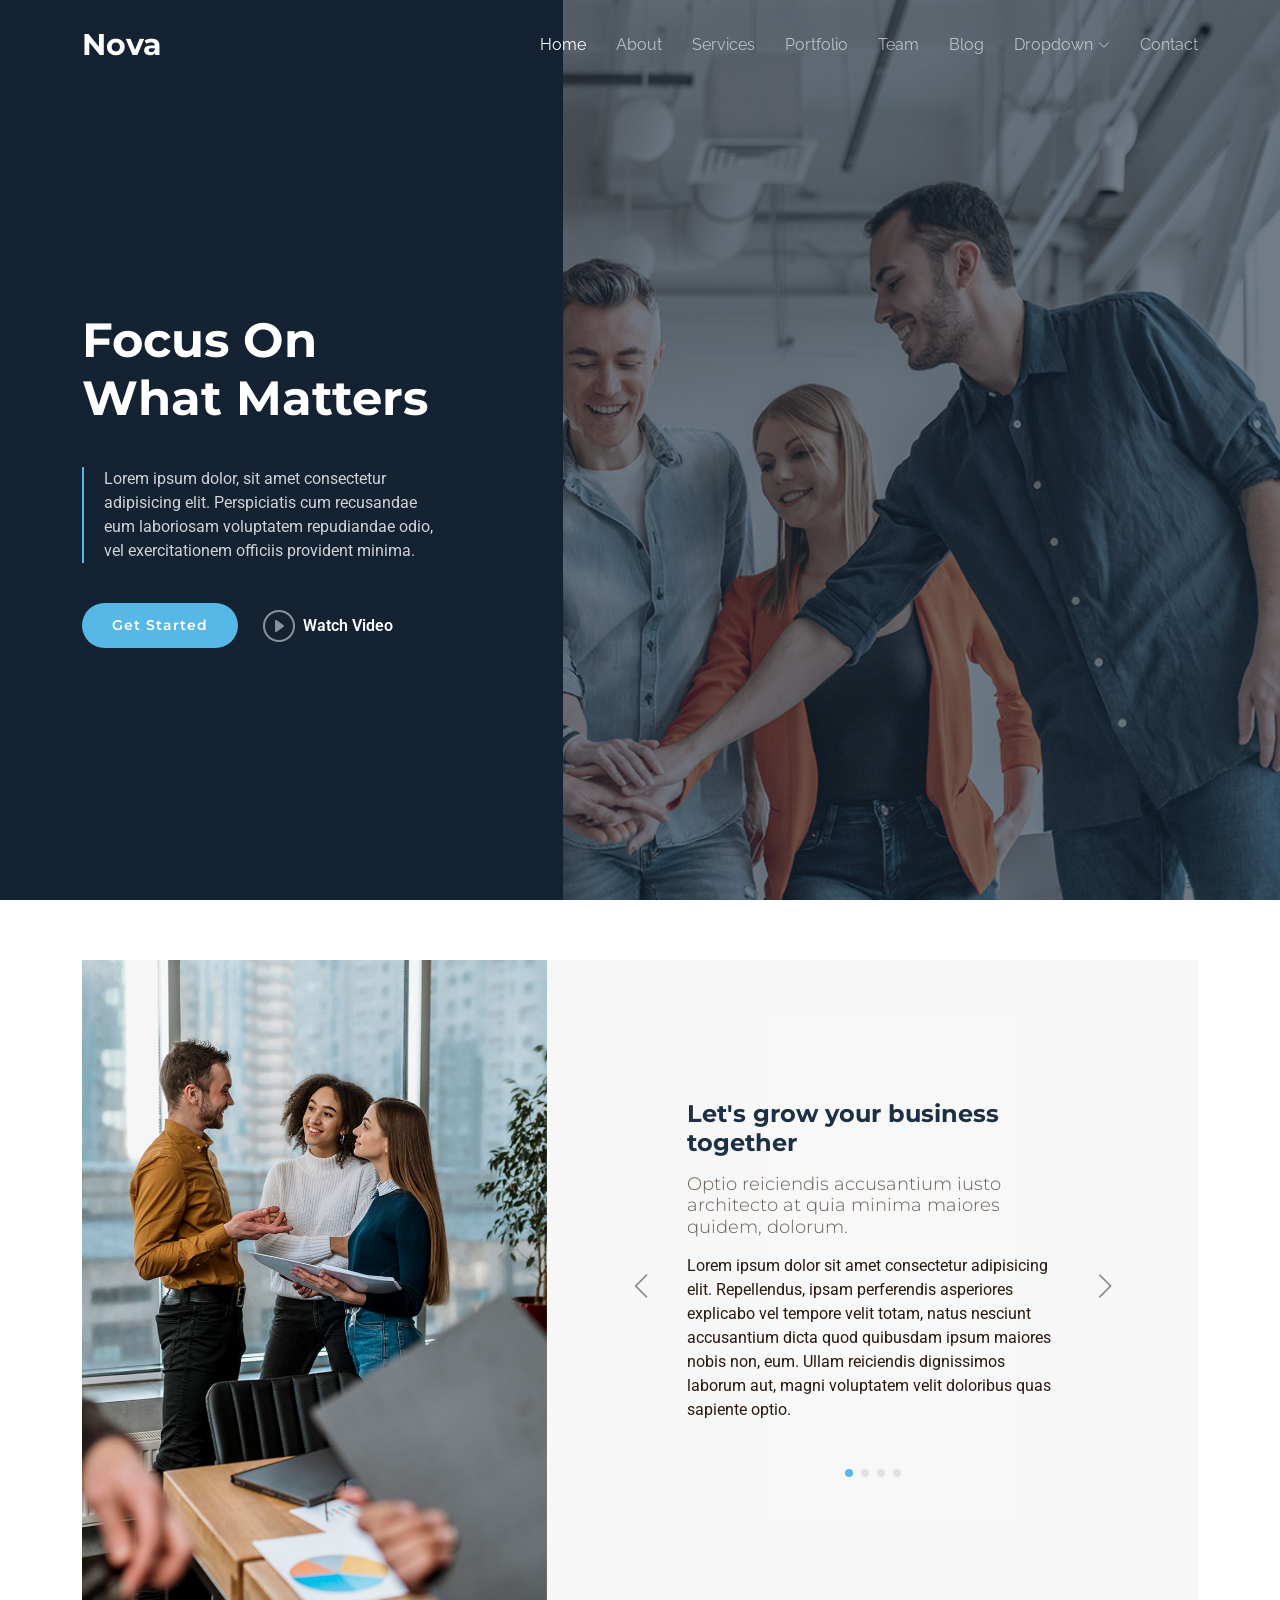
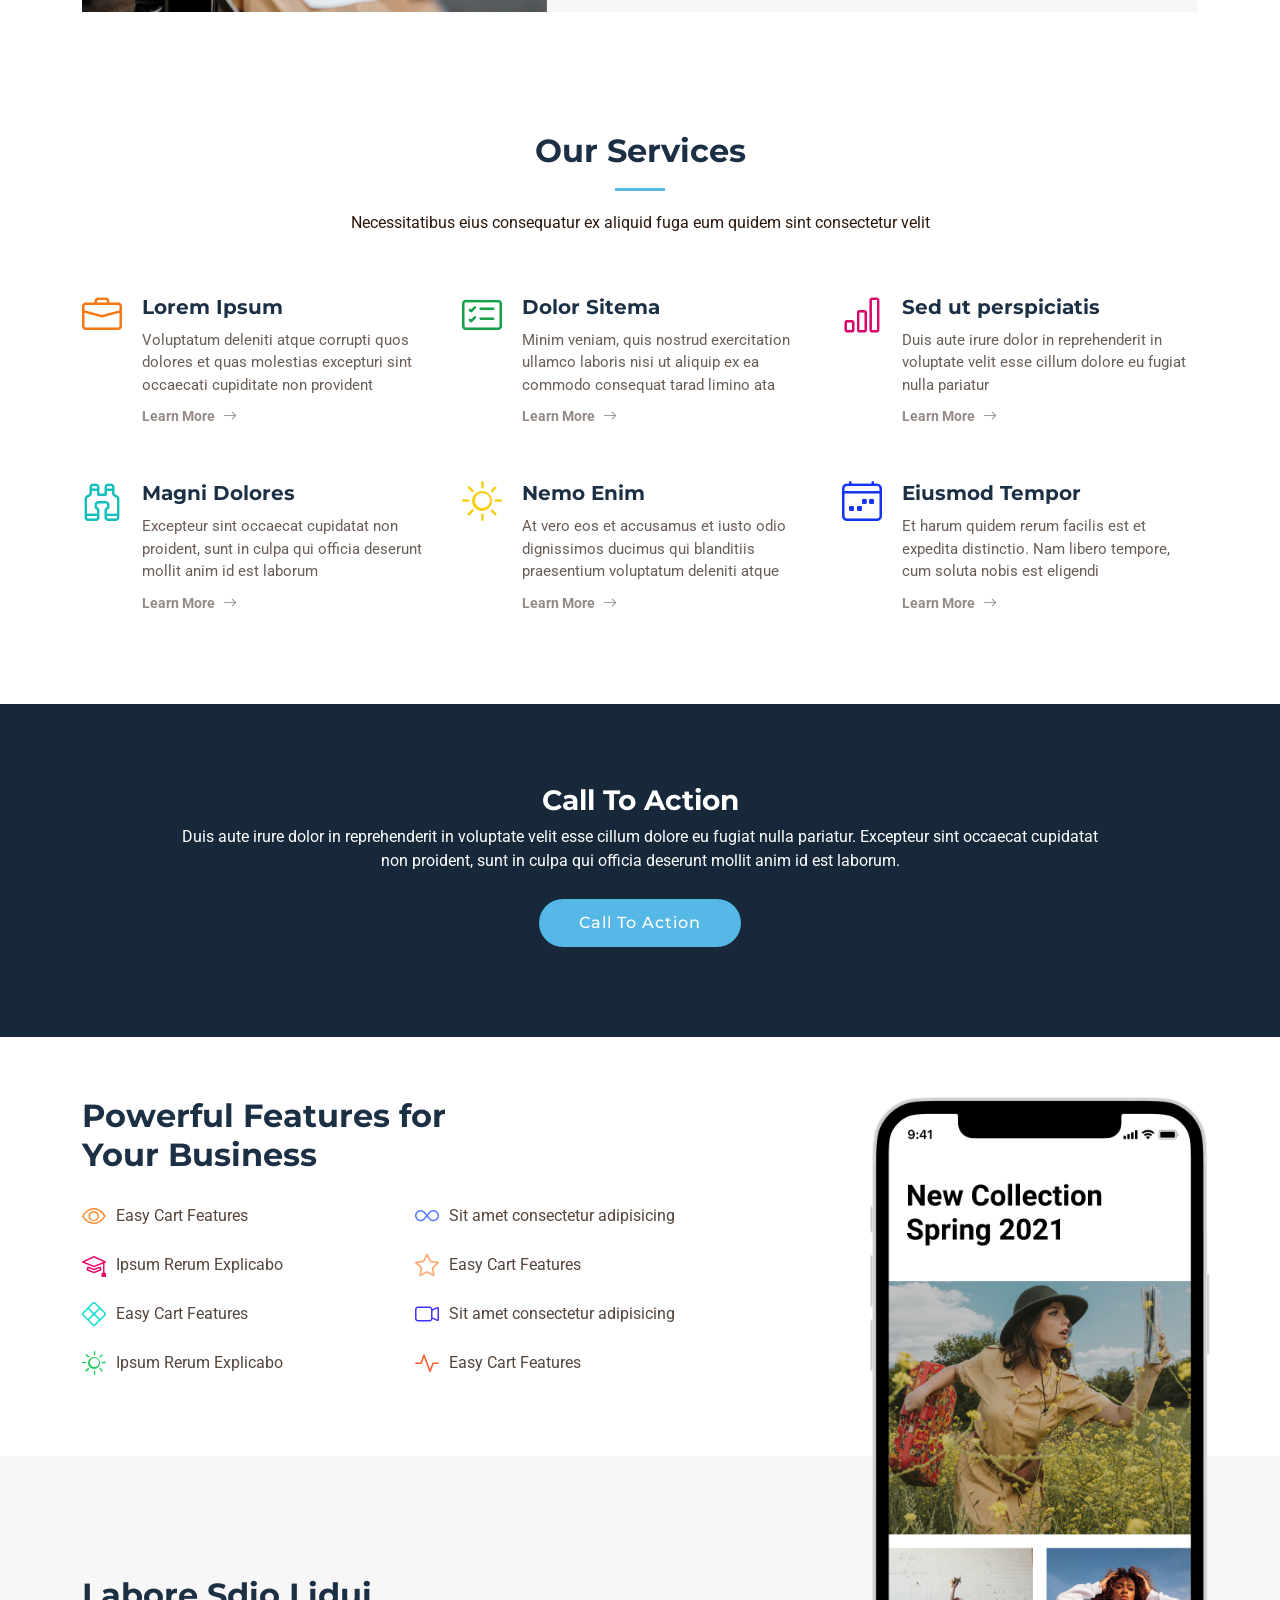
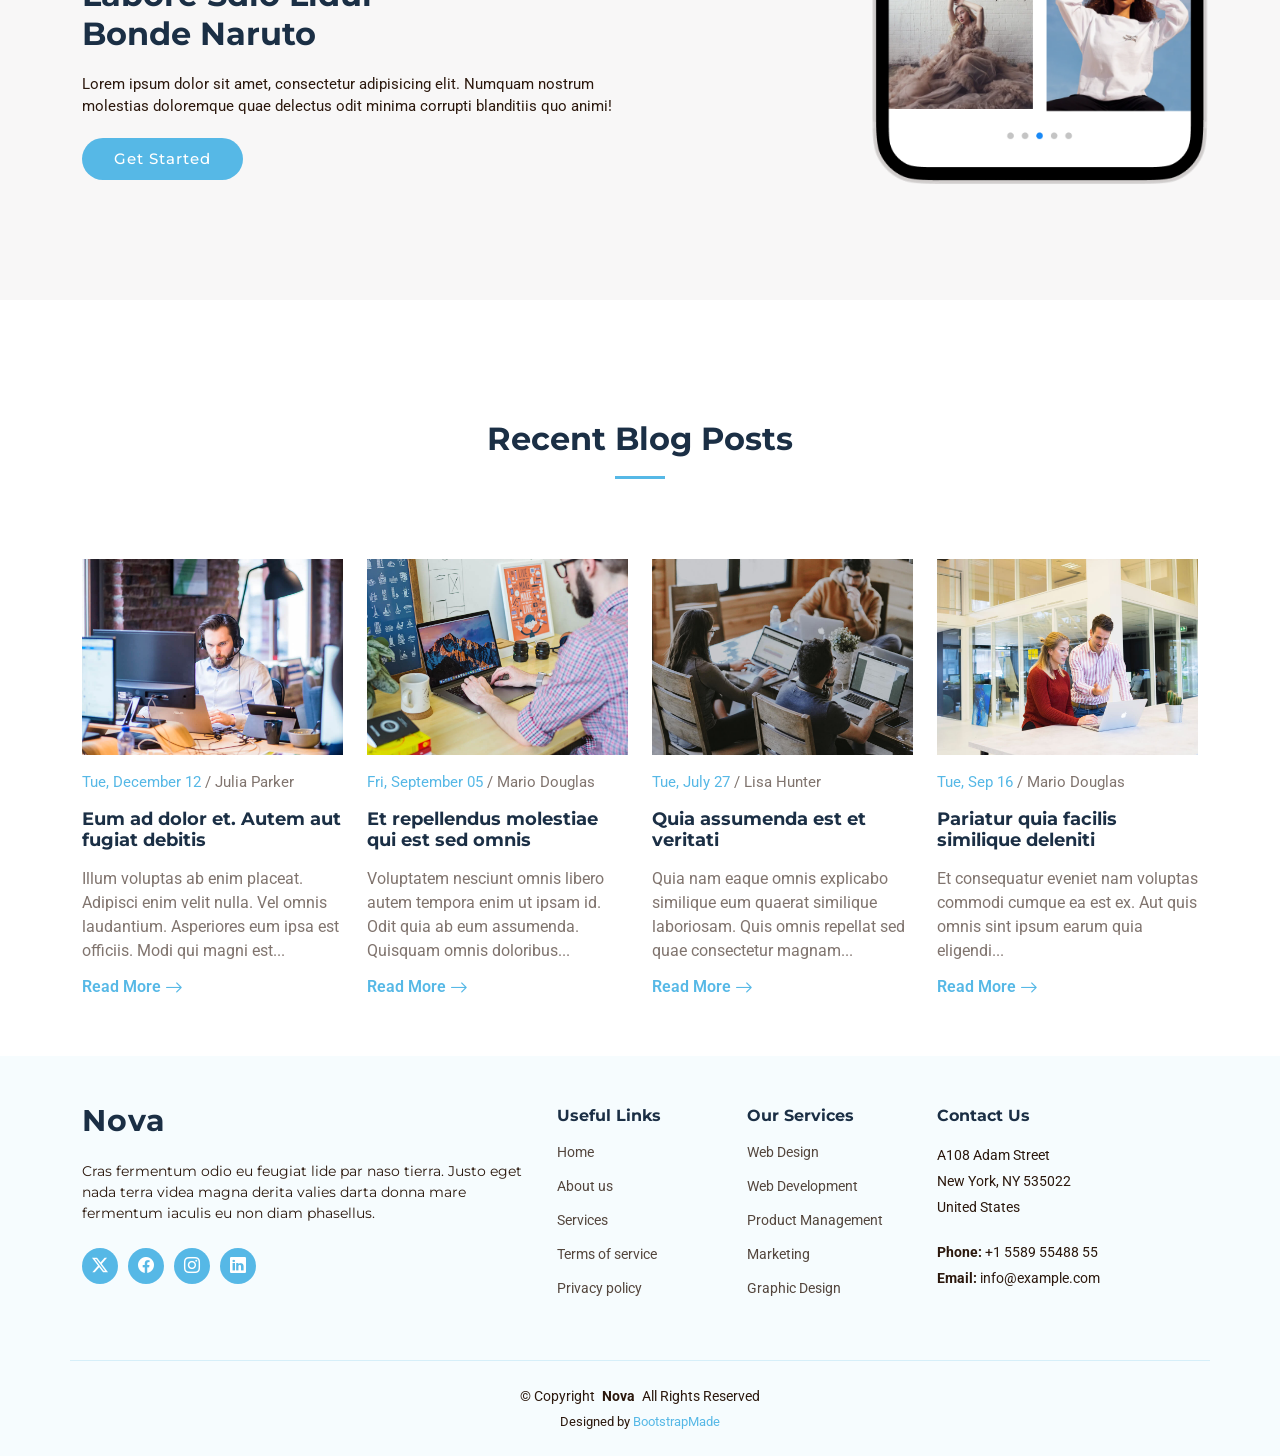
<file: Tech/Tech/wwwroot/WebTemplate/index.html>
<!DOCTYPE html>
<html lang="en">

<head>
  <meta charset="utf-8">
  <meta content="width=device-width, initial-scale=1.0" name="viewport">
  <title>Index - Nova Bootstrap Template</title>
  <meta content="" name="description">
  <meta content="" name="keywords">

  <!-- Favicons -->
  <link href="assets/img/favicon.png" rel="icon">
  <link href="assets/img/apple-touch-icon.png" rel="apple-touch-icon">

  <!-- Fonts -->
  <link href="https://fonts.googleapis.com" rel="preconnect">
  <link href="https://fonts.gstatic.com" rel="preconnect" crossorigin>
  <link href="https://fonts.googleapis.com/css2?family=Roboto:ital,wght@0,100;0,300;0,400;0,500;0,700;0,900;1,100;1,300;1,400;1,500;1,700;1,900&family=Montserrat:ital,wght@0,100;0,200;0,300;0,400;0,500;0,600;0,700;0,800;0,900;1,100;1,200;1,300;1,400;1,500;1,600;1,700;1,800;1,900&family=Raleway:ital,wght@0,100;0,200;0,300;0,400;0,500;0,600;0,700;0,800;0,900;1,100;1,200;1,300;1,400;1,500;1,600;1,700;1,800;1,900&display=swap" rel="stylesheet">

  <!-- Vendor CSS Files -->
  <link href="assets/vendor/bootstrap/css/bootstrap.min.css" rel="stylesheet">
  <link href="assets/vendor/bootstrap-icons/bootstrap-icons.css" rel="stylesheet">
  <link href="assets/vendor/aos/aos.css" rel="stylesheet">
  <link href="assets/vendor/glightbox/css/glightbox.min.css" rel="stylesheet">
  <link href="assets/vendor/swiper/swiper-bundle.min.css" rel="stylesheet">

  <!-- Main CSS File -->
  <link href="assets/css/main.css" rel="stylesheet">

  <!-- =======================================================
  * Template Name: Nova
  * Template URL: https://bootstrapmade.com/nova-bootstrap-business-template/
  * Updated: Jun 29 2024 with Bootstrap v5.3.3
  * Author: BootstrapMade.com
  * License: https://bootstrapmade.com/license/
  ======================================================== -->
</head>

<body class="index-page">

  <header id="header" class="header d-flex align-items-center fixed-top">
    <div class="container-fluid container-xl position-relative d-flex align-items-center justify-content-between">

      <a href="index.html" class="logo d-flex align-items-center">
        <!-- Uncomment the line below if you also wish to use an image logo -->
        <!-- <img src="assets/img/logo.png" alt=""> -->
        <h1 class="sitename">Nova</h1>
      </a>

      <nav id="navmenu" class="navmenu">
        <ul>
          <li><a href="index.html" class="active">Home<br></a></li>
          <li><a href="about.html">About</a></li>
          <li><a href="services.html">Services</a></li>
          <li><a href="portfolio.html">Portfolio</a></li>
          <li><a href="team.html">Team</a></li>
          <li><a href="blog.html">Blog</a></li>
          <li class="dropdown"><a href="#"><span>Dropdown</span> <i class="bi bi-chevron-down toggle-dropdown"></i></a>
            <ul>
              <li><a href="#">Dropdown 1</a></li>
              <li class="dropdown"><a href="#"><span>Deep Dropdown</span> <i class="bi bi-chevron-down toggle-dropdown"></i></a>
                <ul>
                  <li><a href="#">Deep Dropdown 1</a></li>
                  <li><a href="#">Deep Dropdown 2</a></li>
                  <li><a href="#">Deep Dropdown 3</a></li>
                  <li><a href="#">Deep Dropdown 4</a></li>
                  <li><a href="#">Deep Dropdown 5</a></li>
                </ul>
              </li>
              <li><a href="#">Dropdown 2</a></li>
              <li><a href="#">Dropdown 3</a></li>
              <li><a href="#">Dropdown 4</a></li>
            </ul>
          </li>
          <li><a href="contact.html">Contact</a></li>
        </ul>
        <i class="mobile-nav-toggle d-xl-none bi bi-list"></i>
      </nav>

    </div>
  </header>

  <main class="main">

    <!-- Hero Section -->
    <section id="hero" class="hero section dark-background">

      <img src="assets/img/hero-bg.jpg" alt="" data-aos="fade-in">

      <div class="container">
        <div class="row">
          <div class="col-xl-4">
            <h1 data-aos="fade-up">Focus On What Matters</h1>
            <blockquote data-aos="fade-up" data-aos-delay="100">
              <p>Lorem ipsum dolor, sit amet consectetur adipisicing elit. Perspiciatis cum recusandae eum laboriosam voluptatem repudiandae odio, vel exercitationem officiis provident minima. </p>
            </blockquote>
            <div class="d-flex" data-aos="fade-up" data-aos-delay="200">
              <a href="#about" class="btn-get-started">Get Started</a>
              <a href="https://www.youtube.com/watch?v=LXb3EKWsInQ" class="glightbox btn-watch-video d-flex align-items-center"><i class="bi bi-play-circle"></i><span>Watch Video</span></a>
            </div>
          </div>
        </div>
      </div>

    </section><!-- /Hero Section -->

    <!-- Why Us Section -->
    <section id="why-us" class="why-us section">

      <div class="container">

        <div class="row g-0">

          <div class="col-xl-5 img-bg" data-aos="fade-up" data-aos-delay="100">
            <img src="assets/img/why-us-bg.jpg" alt="">
          </div>

          <div class="col-xl-7 slides position-relative" data-aos="fade-up" data-aos-delay="200">

            <div class="swiper init-swiper">
              <script type="application/json" class="swiper-config">
                {
                  "loop": true,
                  "speed": 600,
                  "autoplay": {
                    "delay": 5000
                  },
                  "slidesPerView": "auto",
                  "centeredSlides": true,
                  "pagination": {
                    "el": ".swiper-pagination",
                    "type": "bullets",
                    "clickable": true
                  },
                  "navigation": {
                    "nextEl": ".swiper-button-next",
                    "prevEl": ".swiper-button-prev"
                  }
                }
              </script>
              <div class="swiper-wrapper">

                <div class="swiper-slide">
                  <div class="item">
                    <h3 class="mb-3">Let's grow your business together</h3>
                    <h4 class="mb-3">Optio reiciendis accusantium iusto architecto at quia minima maiores quidem, dolorum.</h4>
                    <p>Lorem ipsum dolor sit amet consectetur adipisicing elit. Repellendus, ipsam perferendis asperiores explicabo vel tempore velit totam, natus nesciunt accusantium dicta quod quibusdam ipsum maiores nobis non, eum. Ullam reiciendis dignissimos laborum aut, magni voluptatem velit doloribus quas sapiente optio.</p>
                  </div>
                </div><!-- End slide item -->

                <div class="swiper-slide">
                  <div class="item">
                    <h3 class="mb-3">Unde perspiciatis ut repellat dolorem</h3>
                    <h4 class="mb-3">Amet cumque nam sed voluptas doloribus iusto. Dolorem eos aliquam quis.</h4>
                    <p>Dolorem quia fuga consectetur voluptatem. Earum consequatur nulla maxime necessitatibus cum accusamus. Voluptatem dolorem ut numquam dolorum delectus autem veritatis facilis. Et ea ut repellat ea. Facere est dolores fugiat dolor.</p>
                  </div>
                </div><!-- End slide item -->

                <div class="swiper-slide">
                  <div class="item">
                    <h3 class="mb-3">Aliquid non alias minus</h3>
                    <h4 class="mb-3">Necessitatibus voluptatibus explicabo dolores a vitae voluptatum.</h4>
                    <p>Neque voluptates aut. Soluta aut perspiciatis porro deserunt. Voluptate ut itaque velit. Aut consectetur voluptatem aspernatur sequi sit laborum. Voluptas enim dolorum fugiat aut.</p>
                  </div>
                </div><!-- End slide item -->

                <div class="swiper-slide">
                  <div class="item">
                    <h3 class="mb-3">Necessitatibus suscipit non voluptatem quibusdam</h3>
                    <h4 class="mb-3">Tempora quos est ut quia adipisci ut voluptas. Deleniti laborum soluta nihil est. Eum similique neque autem ut.</h4>
                    <p>Ut rerum et autem vel. Et rerum molestiae aut sit vel incidunt sit at voluptatem. Saepe dolorem et sed voluptate impedit. Ad et qui sint at qui animi animi rerum.</p>
                  </div>
                </div><!-- End slide item -->

              </div>
              <div class="swiper-pagination"></div>
            </div>

            <div class="swiper-button-prev"></div>
            <div class="swiper-button-next"></div>
          </div>

        </div>

      </div>

    </section><!-- /Why Us Section -->

    <!-- Services Section -->
    <section id="services" class="services section">

      <!-- Section Title -->
      <div class="container section-title" data-aos="fade-up">
        <h2>Our Services</h2>
        <p>Necessitatibus eius consequatur ex aliquid fuga eum quidem sint consectetur velit</p>
      </div><!-- End Section Title -->

      <div class="container">

        <div class="row gy-4">

          <div class="col-lg-4 col-md-6 service-item d-flex" data-aos="fade-up" data-aos-delay="100">
            <div class="icon flex-shrink-0"><i class="bi bi-briefcase" style="color: #f57813;"></i></div>
            <div>
              <h4 class="title">Lorem Ipsum</h4>
              <p class="description">Voluptatum deleniti atque corrupti quos dolores et quas molestias excepturi sint occaecati cupiditate non provident</p>
              <a href="#" class="readmore stretched-link"><span>Learn More</span><i class="bi bi-arrow-right"></i></a>
            </div>
          </div>
          <!-- End Service Item -->

          <div class="col-lg-4 col-md-6 service-item d-flex" data-aos="fade-up" data-aos-delay="200">
            <div class="icon flex-shrink-0"><i class="bi bi-card-checklist" style="color: #15a04a;"></i></div>
            <div>
              <h4 class="title">Dolor Sitema</h4>
              <p class="description">Minim veniam, quis nostrud exercitation ullamco laboris nisi ut aliquip ex ea commodo consequat tarad limino ata</p>
              <a href="#" class="readmore stretched-link"><span>Learn More</span><i class="bi bi-arrow-right"></i></a>
            </div>
          </div><!-- End Service Item -->

          <div class="col-lg-4 col-md-6 service-item d-flex" data-aos="fade-up" data-aos-delay="300">
            <div class="icon flex-shrink-0"><i class="bi bi-bar-chart" style="color: #d90769;"></i></div>
            <div>
              <h4 class="title">Sed ut perspiciatis</h4>
              <p class="description">Duis aute irure dolor in reprehenderit in voluptate velit esse cillum dolore eu fugiat nulla pariatur</p>
              <a href="#" class="readmore stretched-link"><span>Learn More</span><i class="bi bi-arrow-right"></i></a>
            </div>
          </div><!-- End Service Item -->

          <div class="col-lg-4 col-md-6 service-item d-flex" data-aos="fade-up" data-aos-delay="400">
            <div class="icon flex-shrink-0"><i class="bi bi-binoculars" style="color: #15bfbc;"></i></div>
            <div>
              <h4 class="title">Magni Dolores</h4>
              <p class="description">Excepteur sint occaecat cupidatat non proident, sunt in culpa qui officia deserunt mollit anim id est laborum</p>
              <a href="#" class="readmore stretched-link"><span>Learn More</span><i class="bi bi-arrow-right"></i></a>
            </div>
          </div><!-- End Service Item -->

          <div class="col-lg-4 col-md-6 service-item d-flex" data-aos="fade-up" data-aos-delay="500">
            <div class="icon flex-shrink-0"><i class="bi bi-brightness-high" style="color: #f5cf13;"></i></div>
            <div>
              <h4 class="title">Nemo Enim</h4>
              <p class="description">At vero eos et accusamus et iusto odio dignissimos ducimus qui blanditiis praesentium voluptatum deleniti atque</p>
              <a href="#" class="readmore stretched-link"><span>Learn More</span><i class="bi bi-arrow-right"></i></a>
            </div>
          </div><!-- End Service Item -->

          <div class="col-lg-4 col-md-6 service-item d-flex" data-aos="fade-up" data-aos-delay="600">
            <div class="icon flex-shrink-0"><i class="bi bi-calendar4-week" style="color: #1335f5;"></i></div>
            <div>
              <h4 class="title">Eiusmod Tempor</h4>
              <p class="description">Et harum quidem rerum facilis est et expedita distinctio. Nam libero tempore, cum soluta nobis est eligendi</p>
              <a href="#" class="readmore stretched-link"><span>Learn More</span><i class="bi bi-arrow-right"></i></a>
            </div>
          </div><!-- End Service Item -->

        </div>

      </div>

    </section><!-- /Services Section -->

    <!-- Call To Action Section -->
    <section id="call-to-action" class="call-to-action section dark-background">

      <img src="assets/img/cta-bg.jpg" alt="">

      <div class="container">
        <div class="row justify-content-center" data-aos="zoom-in" data-aos-delay="100">
          <div class="col-xl-10">
            <div class="text-center">
              <h3>Call To Action</h3>
              <p>Duis aute irure dolor in reprehenderit in voluptate velit esse cillum dolore eu fugiat nulla pariatur. Excepteur sint occaecat cupidatat non proident, sunt in culpa qui officia deserunt mollit anim id est laborum.</p>
              <a class="cta-btn" href="#">Call To Action</a>
            </div>
          </div>
        </div>
      </div>

    </section><!-- /Call To Action Section -->

    <!-- Features Section -->
    <section id="features" class="features section">

      <div class="container">
        <div class="row">
          <div class="col-lg-7" data-aos="fade-up" data-aos-delay="100">
            <h3 class="mb-0">Powerful Features for</h3>
            <h3>Your Business</h3>

            <div class="row gy-4">

              <div class="col-md-6">
                <div class="icon-list d-flex">
                  <i class="bi bi-eye" style="color: #ff8b2c;"></i>
                  <span>Easy Cart Features</span>
                </div>
              </div><!-- End Icon List Item-->

              <div class="col-md-6">
                <div class="icon-list d-flex">
                  <i class="bi bi-infinity" style="color: #5578ff;"></i>
                  <span>Sit amet consectetur adipisicing</span>
                </div>
              </div><!-- End Icon List Item-->

              <div class="col-md-6">
                <div class="icon-list d-flex">
                  <i class="bi bi-mortarboard" style="color: #e80368;"></i>
                  <span>Ipsum Rerum Explicabo</span>
                </div>
              </div><!-- End Icon List Item-->

              <div class="col-md-6">
                <div class="icon-list d-flex">
                  <i class="bi bi-star" style="color: #ffa76e;"></i>
                  <span>Easy Cart Features</span>
                </div>
              </div><!-- End Icon List Item-->

              <div class="col-md-6">
                <div class="icon-list d-flex">
                  <i class="bi bi-x-diamond" style="color: #11dbcf;"></i>
                  <span>Easy Cart Features</span>
                </div>
              </div><!-- End Icon List Item-->

              <div class="col-md-6">
                <div class="icon-list d-flex">
                  <i class="bi bi-camera-video" style="color: #4233ff;"></i>
                  <span>Sit amet consectetur adipisicing</span>
                </div>
              </div><!-- End Icon List Item-->

              <div class="col-md-6">
                <div class="icon-list d-flex">
                  <i class="bi bi-brightness-high" style="color: #29cc61;"></i>
                  <span>Ipsum Rerum Explicabo</span>
                </div>
              </div><!-- End Icon List Item-->

              <div class="col-md-6">
                <div class="icon-list d-flex">
                  <i class="bi bi-activity" style="color: #ff5828;"></i>
                  <span>Easy Cart Features</span>
                </div>
              </div><!-- End Icon List Item-->
            </div>
          </div>
          <div class="col-lg-5 position-relative" data-aos="zoom-out" data-aos-delay="200">
            <div class="phone-wrap">
              <img src="assets/img/iphone.png" alt="Image" class="img-fluid">
            </div>
          </div>
        </div>

      </div>

      <div class="details">
        <div class="container">
          <div class="row">
            <div class="col-md-6" data-aos="fade-up" data-aos-delay="300">
              <h4>Labore Sdio Lidui<br>Bonde Naruto</h4>
              <p>Lorem ipsum dolor sit amet, consectetur adipisicing elit. Numquam nostrum molestias doloremque quae delectus odit minima corrupti blanditiis quo animi!</p>
              <a href="#about" class="btn-get-started">Get Started</a>
            </div>
          </div>
        </div>
      </div>

    </section><!-- /Features Section -->

    <!-- Recent Posts Section -->
    <section id="recent-posts" class="recent-posts section">

      <!-- Section Title -->
      <div class="container section-title" data-aos="fade-up">
        <h2>Recent Blog Posts</h2>

      </div><!-- End Section Title -->

      <div class="container">

        <div class="row gy-5">

          <div class="col-xl-3 col-md-6" data-aos="fade-up" data-aos-delay="200">
            <div class="post-box">
              <div class="post-img"><img src="assets/img/blog/blog-1.jpg" class="img-fluid" alt=""></div>
              <div class="meta">
                <span class="post-date">Tue, December 12</span>
                <span class="post-author"> / Julia Parker</span>
              </div>
              <h3 class="post-title">Eum ad dolor et. Autem aut fugiat debitis</h3>
              <p>Illum voluptas ab enim placeat. Adipisci enim velit nulla. Vel omnis laudantium. Asperiores eum ipsa est officiis. Modi qui magni est...</p>
              <a href="blog-details.html" class="readmore stretched-link"><span>Read More</span><i class="bi bi-arrow-right"></i></a>
            </div>
          </div>

          <div class="col-xl-3 col-md-6" data-aos="fade-up" data-aos-delay="400">
            <div class="post-box">
              <div class="post-img"><img src="assets/img/blog/blog-2.jpg" class="img-fluid" alt=""></div>
              <div class="meta">
                <span class="post-date">Fri, September 05</span>
                <span class="post-author"> / Mario Douglas</span>
              </div>
              <h3 class="post-title">Et repellendus molestiae qui est sed omnis</h3>
              <p>Voluptatem nesciunt omnis libero autem tempora enim ut ipsam id. Odit quia ab eum assumenda. Quisquam omnis doloribus...</p>
              <a href="blog-details.html" class="readmore stretched-link"><span>Read More</span><i class="bi bi-arrow-right"></i></a>
            </div>
          </div>

          <div class="col-xl-3 col-md-6" data-aos="fade-up" data-aos-delay="600">
            <div class="post-box">
              <div class="post-img"><img src="assets/img/blog/blog-3.jpg" class="img-fluid" alt=""></div>
              <div class="meta">
                <span class="post-date">Tue, July 27</span>
                <span class="post-author"> / Lisa Hunter</span>
              </div>
              <h3 class="post-title">Quia assumenda est et veritati</h3>
              <p>Quia nam eaque omnis explicabo similique eum quaerat similique laboriosam. Quis omnis repellat sed quae consectetur magnam...</p>
              <a href="blog-details.html" class="readmore stretched-link"><span>Read More</span><i class="bi bi-arrow-right"></i></a>
            </div>
          </div>

          <div class="col-xl-3 col-md-6" data-aos="fade-up" data-aos-delay="600">
            <div class="post-box">
              <div class="post-img"><img src="assets/img/blog/blog-4.jpg" class="img-fluid" alt=""></div>
              <div class="meta">
                <span class="post-date">Tue, Sep 16</span>
                <span class="post-author"> / Mario Douglas</span>
              </div>
              <h3 class="post-title">Pariatur quia facilis similique deleniti</h3>
              <p>Et consequatur eveniet nam voluptas commodi cumque ea est ex. Aut quis omnis sint ipsum earum quia eligendi...</p>
              <a href="blog-details.html" class="readmore stretched-link"><span>Read More</span><i class="bi bi-arrow-right"></i></a>
            </div>
          </div>

        </div>

      </div>

    </section><!-- /Recent Posts Section -->

  </main>

  <footer id="footer" class="footer light-background">

    <div class="footer-top">
      <div class="container">
        <div class="row gy-4">
          <div class="col-lg-5 col-md-12 footer-about">
            <a href="index.html" class="logo d-flex align-items-center">
              <span class="sitename">Nova</span>
            </a>
            <p>Cras fermentum odio eu feugiat lide par naso tierra. Justo eget nada terra videa magna derita valies darta donna mare fermentum iaculis eu non diam phasellus.</p>
            <div class="social-links d-flex mt-4">
              <a href=""><i class="bi bi-twitter-x"></i></a>
              <a href=""><i class="bi bi-facebook"></i></a>
              <a href=""><i class="bi bi-instagram"></i></a>
              <a href=""><i class="bi bi-linkedin"></i></a>
            </div>
          </div>

          <div class="col-lg-2 col-6 footer-links">
            <h4>Useful Links</h4>
            <ul>
              <li><a href="#">Home</a></li>
              <li><a href="#">About us</a></li>
              <li><a href="#">Services</a></li>
              <li><a href="#">Terms of service</a></li>
              <li><a href="#">Privacy policy</a></li>
            </ul>
          </div>

          <div class="col-lg-2 col-6 footer-links">
            <h4>Our Services</h4>
            <ul>
              <li><a href="#">Web Design</a></li>
              <li><a href="#">Web Development</a></li>
              <li><a href="#">Product Management</a></li>
              <li><a href="#">Marketing</a></li>
              <li><a href="#">Graphic Design</a></li>
            </ul>
          </div>

          <div class="col-lg-3 col-md-12 footer-contact text-center text-md-start">
            <h4>Contact Us</h4>
            <p>A108 Adam Street</p>
            <p>New York, NY 535022</p>
            <p>United States</p>
            <p class="mt-4"><strong>Phone:</strong> <span>+1 5589 55488 55</span></p>
            <p><strong>Email:</strong> <span>info@example.com</span></p>
          </div>

        </div>
      </div>
    </div>

    <div class="container copyright text-center">
      <p>© <span>Copyright</span> <strong class="px-1 sitename">Nova</strong> <span>All Rights Reserved</span></p>
      <div class="credits">
        <!-- All the links in the footer should remain intact. -->
        <!-- You can delete the links only if you've purchased the pro version. -->
        <!-- Licensing information: https://bootstrapmade.com/license/ -->
        <!-- Purchase the pro version with working PHP/AJAX contact form: [buy-url] -->
        Designed by <a href="https://bootstrapmade.com/">BootstrapMade</a>
      </div>
    </div>

  </footer>

  <!-- Scroll Top -->
  <a href="#" id="scroll-top" class="scroll-top d-flex align-items-center justify-content-center"><i class="bi bi-arrow-up-short"></i></a>

  <!-- Preloader -->
  <div id="preloader"></div>

  <!-- Vendor JS Files -->
  <script src="assets/vendor/bootstrap/js/bootstrap.bundle.min.js"></script>
  <script src="assets/vendor/php-email-form/validate.js"></script>
  <script src="assets/vendor/aos/aos.js"></script>
  <script src="assets/vendor/glightbox/js/glightbox.min.js"></script>
  <script src="assets/vendor/swiper/swiper-bundle.min.js"></script>
  <script src="assets/vendor/imagesloaded/imagesloaded.pkgd.min.js"></script>
  <script src="assets/vendor/isotope-layout/isotope.pkgd.min.js"></script>

  <!-- Main JS File -->
  <script src="assets/js/main.js"></script>

</body>

</html>
</file>
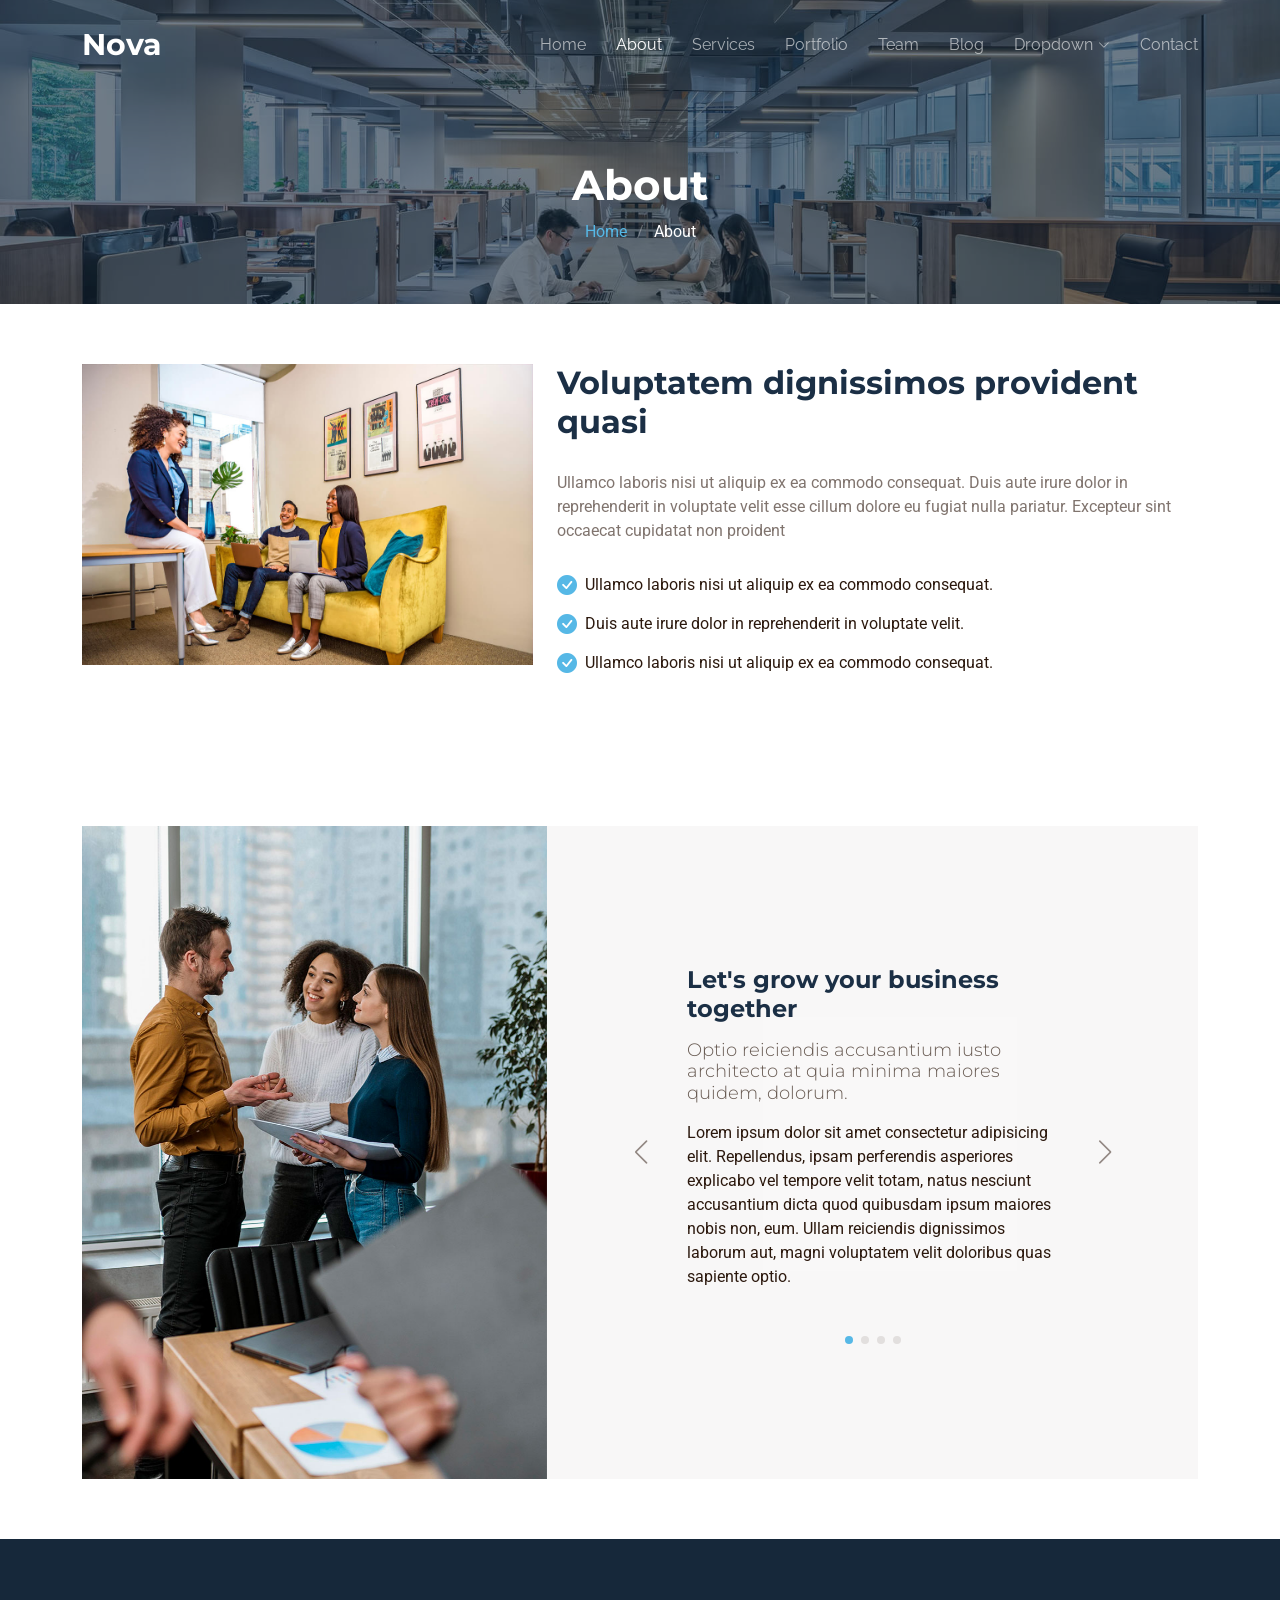
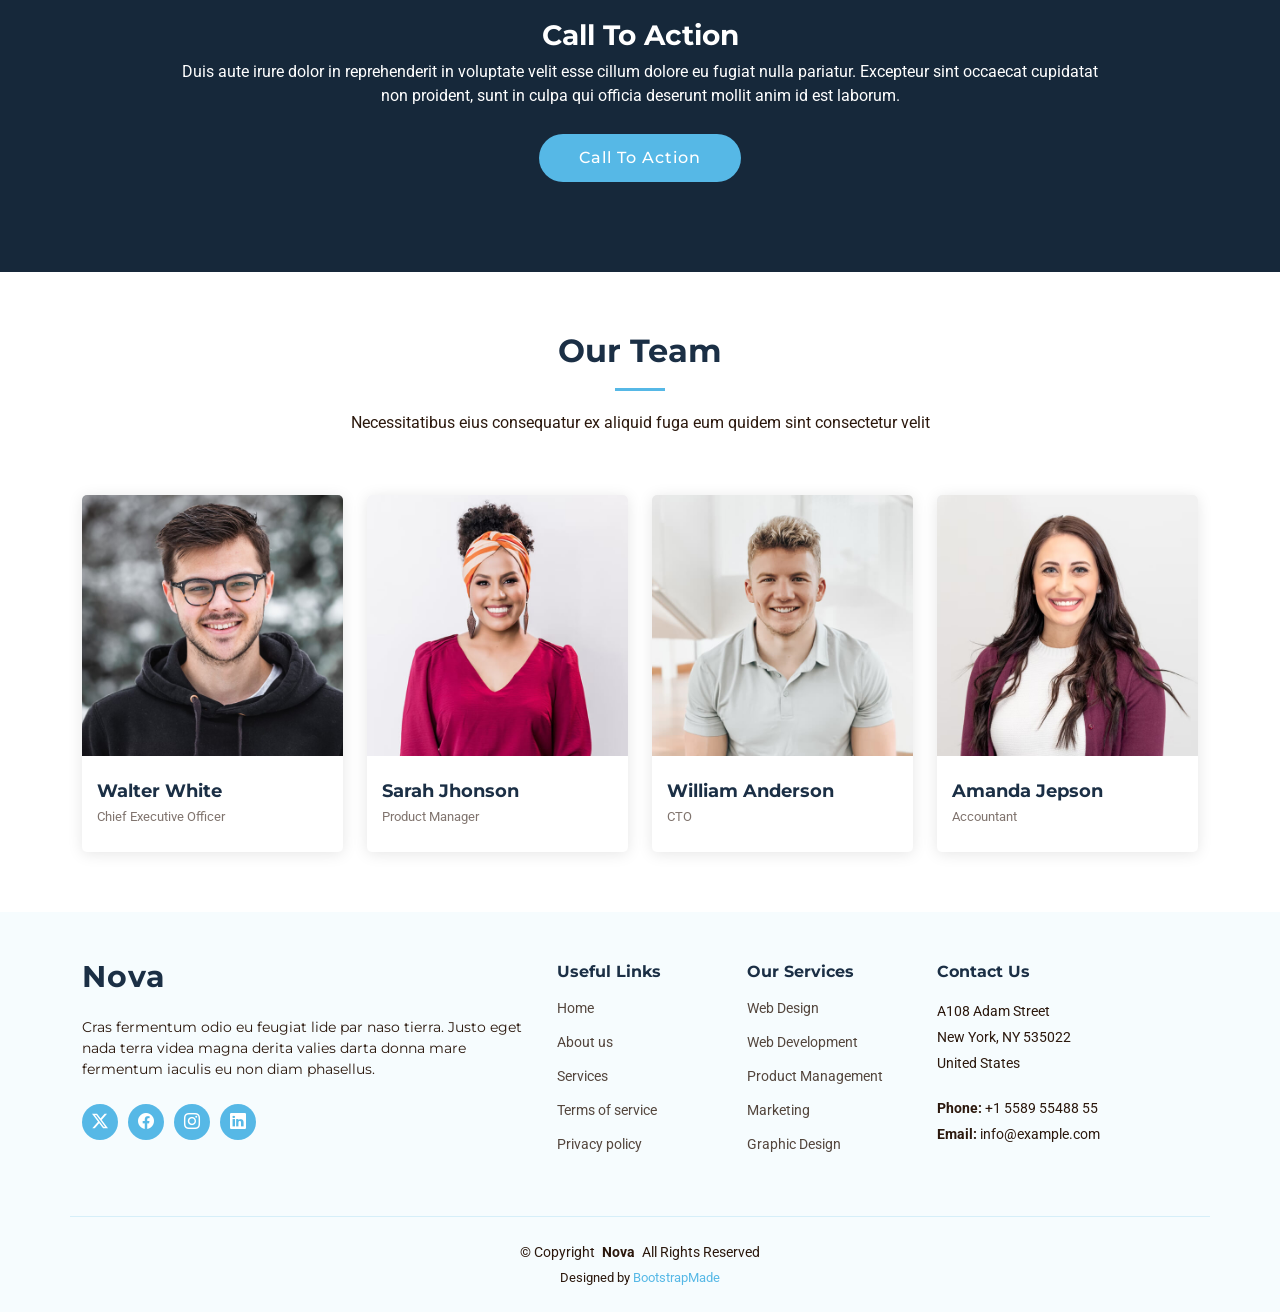
<file: Tech/Tech/wwwroot/WebTemplate/about.html>
<!DOCTYPE html>
<html lang="en">

<head>
  <meta charset="utf-8">
  <meta content="width=device-width, initial-scale=1.0" name="viewport">
  <title>About - Nova Bootstrap Template</title>
  <meta content="" name="description">
  <meta content="" name="keywords">

  <!-- Favicons -->
  <link href="assets/img/favicon.png" rel="icon">
  <link href="assets/img/apple-touch-icon.png" rel="apple-touch-icon">

  <!-- Fonts -->
  <link href="https://fonts.googleapis.com" rel="preconnect">
  <link href="https://fonts.gstatic.com" rel="preconnect" crossorigin>
  <link href="https://fonts.googleapis.com/css2?family=Roboto:ital,wght@0,100;0,300;0,400;0,500;0,700;0,900;1,100;1,300;1,400;1,500;1,700;1,900&family=Montserrat:ital,wght@0,100;0,200;0,300;0,400;0,500;0,600;0,700;0,800;0,900;1,100;1,200;1,300;1,400;1,500;1,600;1,700;1,800;1,900&family=Raleway:ital,wght@0,100;0,200;0,300;0,400;0,500;0,600;0,700;0,800;0,900;1,100;1,200;1,300;1,400;1,500;1,600;1,700;1,800;1,900&display=swap" rel="stylesheet">

  <!-- Vendor CSS Files -->
  <link href="assets/vendor/bootstrap/css/bootstrap.min.css" rel="stylesheet">
  <link href="assets/vendor/bootstrap-icons/bootstrap-icons.css" rel="stylesheet">
  <link href="assets/vendor/aos/aos.css" rel="stylesheet">
  <link href="assets/vendor/glightbox/css/glightbox.min.css" rel="stylesheet">
  <link href="assets/vendor/swiper/swiper-bundle.min.css" rel="stylesheet">

  <!-- Main CSS File -->
  <link href="assets/css/main.css" rel="stylesheet">

  <!-- =======================================================
  * Template Name: Nova
  * Template URL: https://bootstrapmade.com/nova-bootstrap-business-template/
  * Updated: Jun 29 2024 with Bootstrap v5.3.3
  * Author: BootstrapMade.com
  * License: https://bootstrapmade.com/license/
  ======================================================== -->
</head>

<body class="about-page">

  <header id="header" class="header d-flex align-items-center fixed-top">
    <div class="container-fluid container-xl position-relative d-flex align-items-center justify-content-between">

      <a href="index.html" class="logo d-flex align-items-center">
        <!-- Uncomment the line below if you also wish to use an image logo -->
        <!-- <img src="assets/img/logo.png" alt=""> -->
        <h1 class="sitename">Nova</h1>
      </a>

      <nav id="navmenu" class="navmenu">
        <ul>
          <li><a href="index.html">Home<br></a></li>
          <li><a href="about.html" class="active">About</a></li>
          <li><a href="services.html">Services</a></li>
          <li><a href="portfolio.html">Portfolio</a></li>
          <li><a href="team.html">Team</a></li>
          <li><a href="blog.html">Blog</a></li>
          <li class="dropdown"><a href="#"><span>Dropdown</span> <i class="bi bi-chevron-down toggle-dropdown"></i></a>
            <ul>
              <li><a href="#">Dropdown 1</a></li>
              <li class="dropdown"><a href="#"><span>Deep Dropdown</span> <i class="bi bi-chevron-down toggle-dropdown"></i></a>
                <ul>
                  <li><a href="#">Deep Dropdown 1</a></li>
                  <li><a href="#">Deep Dropdown 2</a></li>
                  <li><a href="#">Deep Dropdown 3</a></li>
                  <li><a href="#">Deep Dropdown 4</a></li>
                  <li><a href="#">Deep Dropdown 5</a></li>
                </ul>
              </li>
              <li><a href="#">Dropdown 2</a></li>
              <li><a href="#">Dropdown 3</a></li>
              <li><a href="#">Dropdown 4</a></li>
            </ul>
          </li>
          <li><a href="contact.html">Contact</a></li>
        </ul>
        <i class="mobile-nav-toggle d-xl-none bi bi-list"></i>
      </nav>

    </div>
  </header>

  <main class="main">

    <!-- Page Title -->
    <div class="page-title dark-background" data-aos="fade" style="background-image: url(assets/img/about-page-title-bg.jpg);">
      <div class="container">
        <h1>About</h1>
        <nav class="breadcrumbs">
          <ol>
            <li><a href="index.html">Home</a></li>
            <li class="current">About</li>
          </ol>
        </nav>
      </div>
    </div><!-- End Page Title -->

    <!-- About Section -->
    <section id="about" class="about section">

      <div class="container">

        <div class="row gy-4" data-aos="fade-up" data-aos-delay="100">
          <div class="col-lg-5">
            <img src="assets/img/about.jpg" class="img-fluid" alt="">
          </div>
          <div class="col-lg-7" data-aos="fade-up" data-aos-delay="200">
            <div class="content">
              <h3>Voluptatem dignissimos provident quasi</h3>
              <p>
                Ullamco laboris nisi ut aliquip ex ea commodo consequat. Duis aute irure dolor in reprehenderit in voluptate
                velit esse cillum dolore eu fugiat nulla pariatur. Excepteur sint occaecat cupidatat non proident
              </p>
              <ul>
                <li><i class="bi bi-check-circle-fill"></i> <span>Ullamco laboris nisi ut aliquip ex ea commodo consequat.</span></li>
                <li><i class="bi bi-check-circle-fill"></i> <span>Duis aute irure dolor in reprehenderit in voluptate velit.</span></li>
                <li><i class="bi bi-check-circle-fill"></i> <span>Ullamco laboris nisi ut aliquip ex ea commodo consequat.</span></li>
              </ul>
            </div>
          </div>
        </div>

      </div>

    </section><!-- /About Section -->

    <!-- Why Us Section -->
    <section id="why-us" class="why-us section">

      <div class="container">

        <div class="row g-0">

          <div class="col-xl-5 img-bg" data-aos="fade-up" data-aos-delay="100">
            <img src="assets/img/why-us-bg.jpg" alt="">
          </div>

          <div class="col-xl-7 slides position-relative" data-aos="fade-up" data-aos-delay="200">

            <div class="swiper init-swiper">
              <script type="application/json" class="swiper-config">
                {
                  "loop": true,
                  "speed": 600,
                  "autoplay": {
                    "delay": 5000
                  },
                  "slidesPerView": "auto",
                  "centeredSlides": true,
                  "pagination": {
                    "el": ".swiper-pagination",
                    "type": "bullets",
                    "clickable": true
                  },
                  "navigation": {
                    "nextEl": ".swiper-button-next",
                    "prevEl": ".swiper-button-prev"
                  }
                }
              </script>
              <div class="swiper-wrapper">

                <div class="swiper-slide">
                  <div class="item">
                    <h3 class="mb-3">Let's grow your business together</h3>
                    <h4 class="mb-3">Optio reiciendis accusantium iusto architecto at quia minima maiores quidem, dolorum.</h4>
                    <p>Lorem ipsum dolor sit amet consectetur adipisicing elit. Repellendus, ipsam perferendis asperiores explicabo vel tempore velit totam, natus nesciunt accusantium dicta quod quibusdam ipsum maiores nobis non, eum. Ullam reiciendis dignissimos laborum aut, magni voluptatem velit doloribus quas sapiente optio.</p>
                  </div>
                </div><!-- End slide item -->

                <div class="swiper-slide">
                  <div class="item">
                    <h3 class="mb-3">Unde perspiciatis ut repellat dolorem</h3>
                    <h4 class="mb-3">Amet cumque nam sed voluptas doloribus iusto. Dolorem eos aliquam quis.</h4>
                    <p>Dolorem quia fuga consectetur voluptatem. Earum consequatur nulla maxime necessitatibus cum accusamus. Voluptatem dolorem ut numquam dolorum delectus autem veritatis facilis. Et ea ut repellat ea. Facere est dolores fugiat dolor.</p>
                  </div>
                </div><!-- End slide item -->

                <div class="swiper-slide">
                  <div class="item">
                    <h3 class="mb-3">Aliquid non alias minus</h3>
                    <h4 class="mb-3">Necessitatibus voluptatibus explicabo dolores a vitae voluptatum.</h4>
                    <p>Neque voluptates aut. Soluta aut perspiciatis porro deserunt. Voluptate ut itaque velit. Aut consectetur voluptatem aspernatur sequi sit laborum. Voluptas enim dolorum fugiat aut.</p>
                  </div>
                </div><!-- End slide item -->

                <div class="swiper-slide">
                  <div class="item">
                    <h3 class="mb-3">Necessitatibus suscipit non voluptatem quibusdam</h3>
                    <h4 class="mb-3">Tempora quos est ut quia adipisci ut voluptas. Deleniti laborum soluta nihil est. Eum similique neque autem ut.</h4>
                    <p>Ut rerum et autem vel. Et rerum molestiae aut sit vel incidunt sit at voluptatem. Saepe dolorem et sed voluptate impedit. Ad et qui sint at qui animi animi rerum.</p>
                  </div>
                </div><!-- End slide item -->

              </div>
              <div class="swiper-pagination"></div>
            </div>

            <div class="swiper-button-prev"></div>
            <div class="swiper-button-next"></div>
          </div>

        </div>

      </div>

    </section><!-- /Why Us Section -->

    <!-- Call To Action Section -->
    <section id="call-to-action" class="call-to-action section dark-background">

      <img src="assets/img/cta-bg.jpg" alt="">

      <div class="container">
        <div class="row justify-content-center" data-aos="zoom-in" data-aos-delay="100">
          <div class="col-xl-10">
            <div class="text-center">
              <h3>Call To Action</h3>
              <p>Duis aute irure dolor in reprehenderit in voluptate velit esse cillum dolore eu fugiat nulla pariatur. Excepteur sint occaecat cupidatat non proident, sunt in culpa qui officia deserunt mollit anim id est laborum.</p>
              <a class="cta-btn" href="#">Call To Action</a>
            </div>
          </div>
        </div>
      </div>

    </section><!-- /Call To Action Section -->

    <!-- Team Section -->
    <section id="team" class="team section">

      <!-- Section Title -->
      <div class="container section-title" data-aos="fade-up">
        <h2>Our Team</h2>
        <p>Necessitatibus eius consequatur ex aliquid fuga eum quidem sint consectetur velit</p>
      </div><!-- End Section Title -->

      <div class="container">

        <div class="row gy-4">

          <div class="col-lg-3 col-md-6 d-flex align-items-stretch" data-aos="fade-up" data-aos-delay="100">
            <div class="team-member">
              <div class="member-img">
                <img src="assets/img/team/team-1.jpg" class="img-fluid" alt="">
                <div class="social">
                  <a href=""><i class="bi bi-twitter-x"></i></a>
                  <a href=""><i class="bi bi-facebook"></i></a>
                  <a href=""><i class="bi bi-instagram"></i></a>
                  <a href=""><i class="bi bi-linkedin"></i></a>
                </div>
              </div>
              <div class="member-info">
                <h4>Walter White</h4>
                <span>Chief Executive Officer</span>
              </div>
            </div>
          </div><!-- End Team Member -->

          <div class="col-lg-3 col-md-6 d-flex align-items-stretch" data-aos="fade-up" data-aos-delay="200">
            <div class="team-member">
              <div class="member-img">
                <img src="assets/img/team/team-2.jpg" class="img-fluid" alt="">
                <div class="social">
                  <a href=""><i class="bi bi-twitter-x"></i></a>
                  <a href=""><i class="bi bi-facebook"></i></a>
                  <a href=""><i class="bi bi-instagram"></i></a>
                  <a href=""><i class="bi bi-linkedin"></i></a>
                </div>
              </div>
              <div class="member-info">
                <h4>Sarah Jhonson</h4>
                <span>Product Manager</span>
              </div>
            </div>
          </div><!-- End Team Member -->

          <div class="col-lg-3 col-md-6 d-flex align-items-stretch" data-aos="fade-up" data-aos-delay="300">
            <div class="team-member">
              <div class="member-img">
                <img src="assets/img/team/team-3.jpg" class="img-fluid" alt="">
                <div class="social">
                  <a href=""><i class="bi bi-twitter-x"></i></a>
                  <a href=""><i class="bi bi-facebook"></i></a>
                  <a href=""><i class="bi bi-instagram"></i></a>
                  <a href=""><i class="bi bi-linkedin"></i></a>
                </div>
              </div>
              <div class="member-info">
                <h4>William Anderson</h4>
                <span>CTO</span>
              </div>
            </div>
          </div><!-- End Team Member -->

          <div class="col-lg-3 col-md-6 d-flex align-items-stretch" data-aos="fade-up" data-aos-delay="400">
            <div class="team-member">
              <div class="member-img">
                <img src="assets/img/team/team-4.jpg" class="img-fluid" alt="">
                <div class="social">
                  <a href=""><i class="bi bi-twitter-x"></i></a>
                  <a href=""><i class="bi bi-facebook"></i></a>
                  <a href=""><i class="bi bi-instagram"></i></a>
                  <a href=""><i class="bi bi-linkedin"></i></a>
                </div>
              </div>
              <div class="member-info">
                <h4>Amanda Jepson</h4>
                <span>Accountant</span>
              </div>
            </div>
          </div><!-- End Team Member -->

        </div>

      </div>

    </section><!-- /Team Section -->

  </main>

  <footer id="footer" class="footer light-background">

    <div class="footer-top">
      <div class="container">
        <div class="row gy-4">
          <div class="col-lg-5 col-md-12 footer-about">
            <a href="index.html" class="logo d-flex align-items-center">
              <span class="sitename">Nova</span>
            </a>
            <p>Cras fermentum odio eu feugiat lide par naso tierra. Justo eget nada terra videa magna derita valies darta donna mare fermentum iaculis eu non diam phasellus.</p>
            <div class="social-links d-flex mt-4">
              <a href=""><i class="bi bi-twitter-x"></i></a>
              <a href=""><i class="bi bi-facebook"></i></a>
              <a href=""><i class="bi bi-instagram"></i></a>
              <a href=""><i class="bi bi-linkedin"></i></a>
            </div>
          </div>

          <div class="col-lg-2 col-6 footer-links">
            <h4>Useful Links</h4>
            <ul>
              <li><a href="#">Home</a></li>
              <li><a href="#">About us</a></li>
              <li><a href="#">Services</a></li>
              <li><a href="#">Terms of service</a></li>
              <li><a href="#">Privacy policy</a></li>
            </ul>
          </div>

          <div class="col-lg-2 col-6 footer-links">
            <h4>Our Services</h4>
            <ul>
              <li><a href="#">Web Design</a></li>
              <li><a href="#">Web Development</a></li>
              <li><a href="#">Product Management</a></li>
              <li><a href="#">Marketing</a></li>
              <li><a href="#">Graphic Design</a></li>
            </ul>
          </div>

          <div class="col-lg-3 col-md-12 footer-contact text-center text-md-start">
            <h4>Contact Us</h4>
            <p>A108 Adam Street</p>
            <p>New York, NY 535022</p>
            <p>United States</p>
            <p class="mt-4"><strong>Phone:</strong> <span>+1 5589 55488 55</span></p>
            <p><strong>Email:</strong> <span>info@example.com</span></p>
          </div>

        </div>
      </div>
    </div>

    <div class="container copyright text-center">
      <p>© <span>Copyright</span> <strong class="px-1 sitename">Nova</strong> <span>All Rights Reserved</span></p>
      <div class="credits">
        <!-- All the links in the footer should remain intact. -->
        <!-- You can delete the links only if you've purchased the pro version. -->
        <!-- Licensing information: https://bootstrapmade.com/license/ -->
        <!-- Purchase the pro version with working PHP/AJAX contact form: [buy-url] -->
        Designed by <a href="https://bootstrapmade.com/">BootstrapMade</a>
      </div>
    </div>

  </footer>

  <!-- Scroll Top -->
  <a href="#" id="scroll-top" class="scroll-top d-flex align-items-center justify-content-center"><i class="bi bi-arrow-up-short"></i></a>

  <!-- Preloader -->
  <div id="preloader"></div>

  <!-- Vendor JS Files -->
  <script src="assets/vendor/bootstrap/js/bootstrap.bundle.min.js"></script>
  <script src="assets/vendor/php-email-form/validate.js"></script>
  <script src="assets/vendor/aos/aos.js"></script>
  <script src="assets/vendor/glightbox/js/glightbox.min.js"></script>
  <script src="assets/vendor/swiper/swiper-bundle.min.js"></script>
  <script src="assets/vendor/imagesloaded/imagesloaded.pkgd.min.js"></script>
  <script src="assets/vendor/isotope-layout/isotope.pkgd.min.js"></script>

  <!-- Main JS File -->
  <script src="assets/js/main.js"></script>

</body>

</html>
</file>
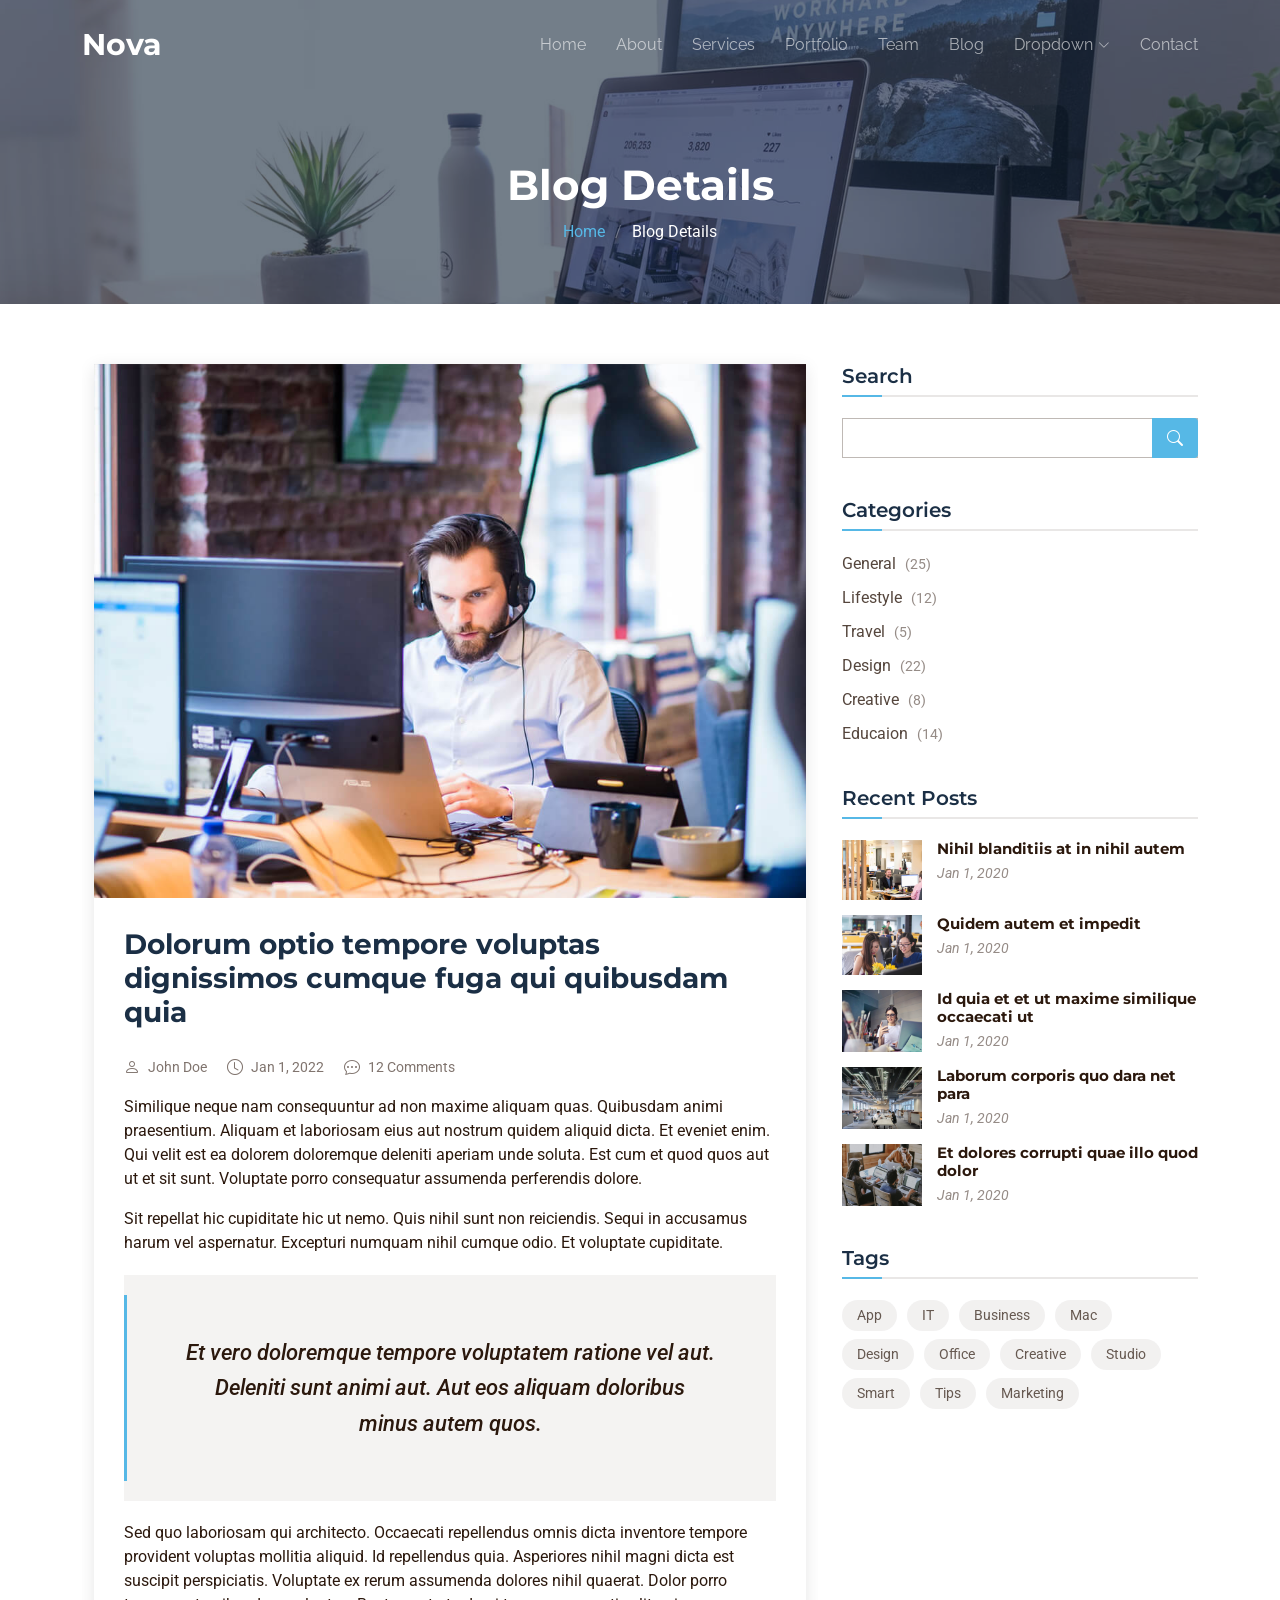
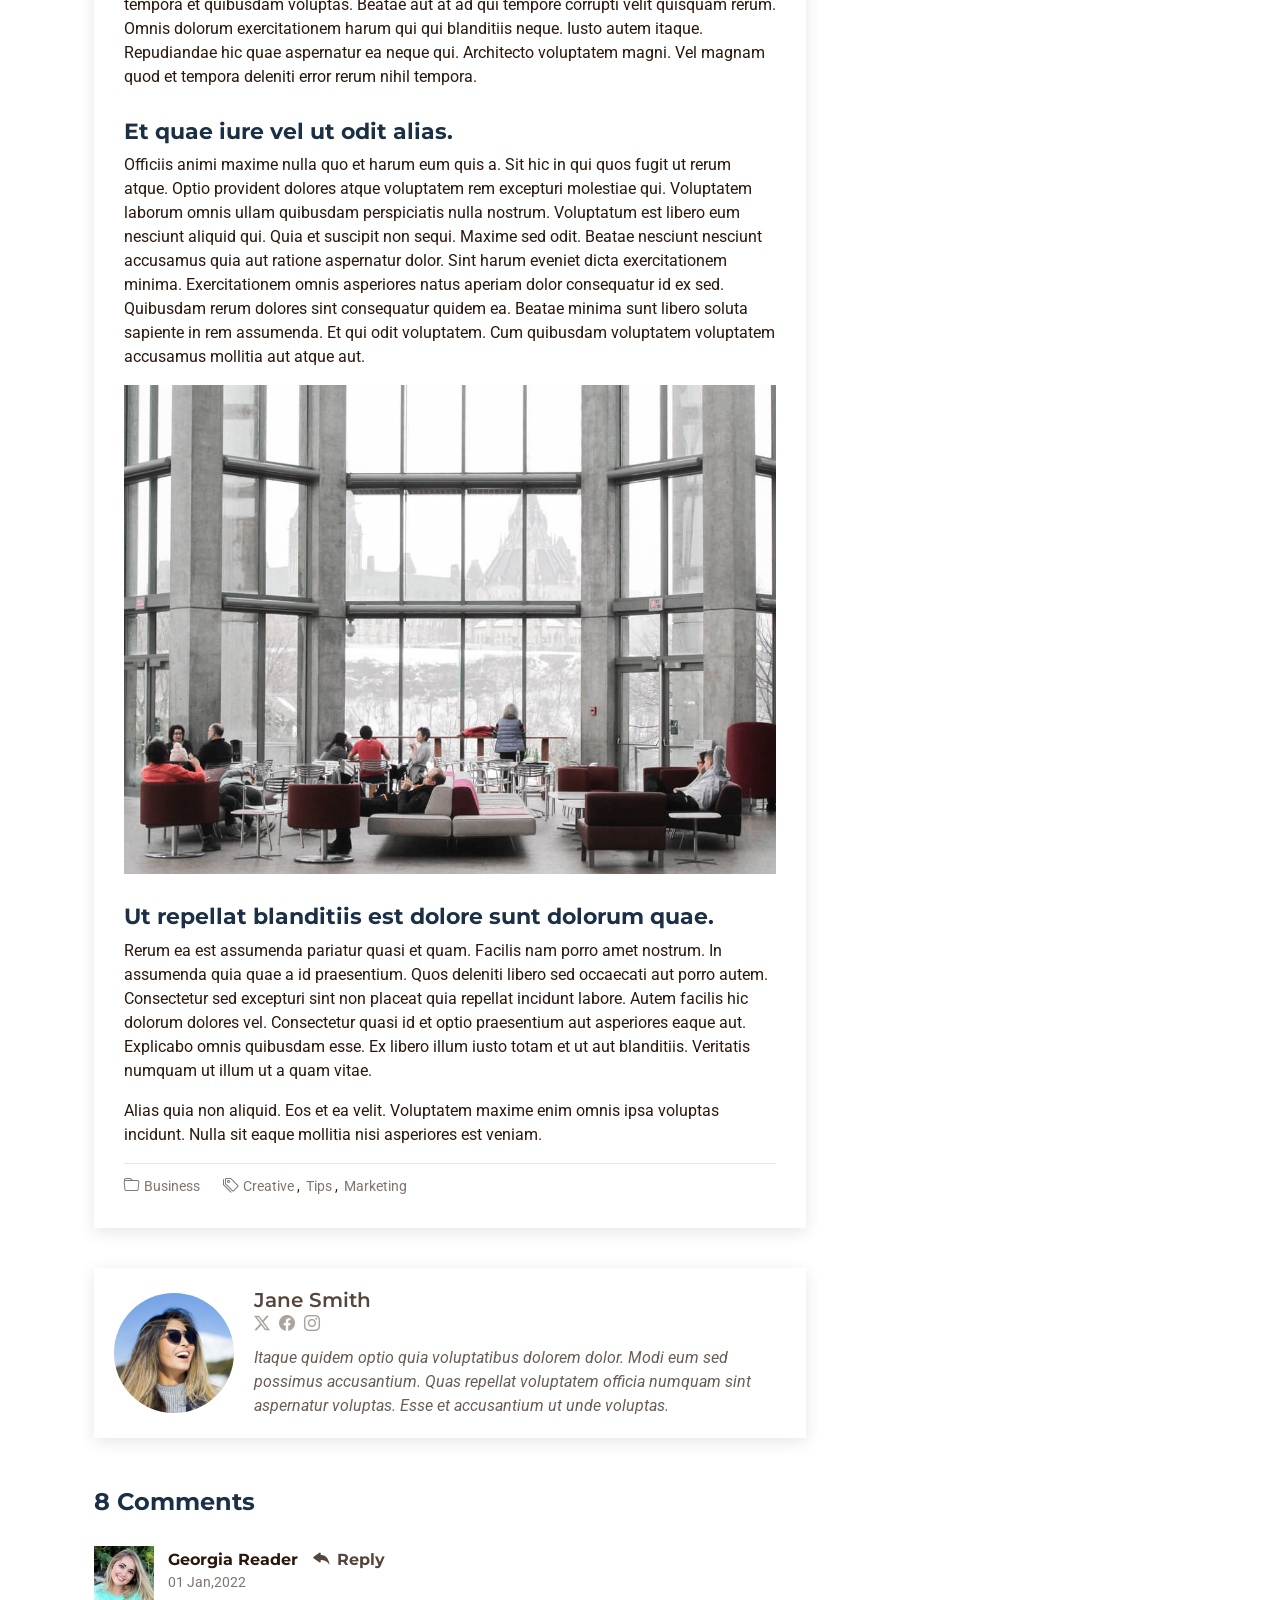
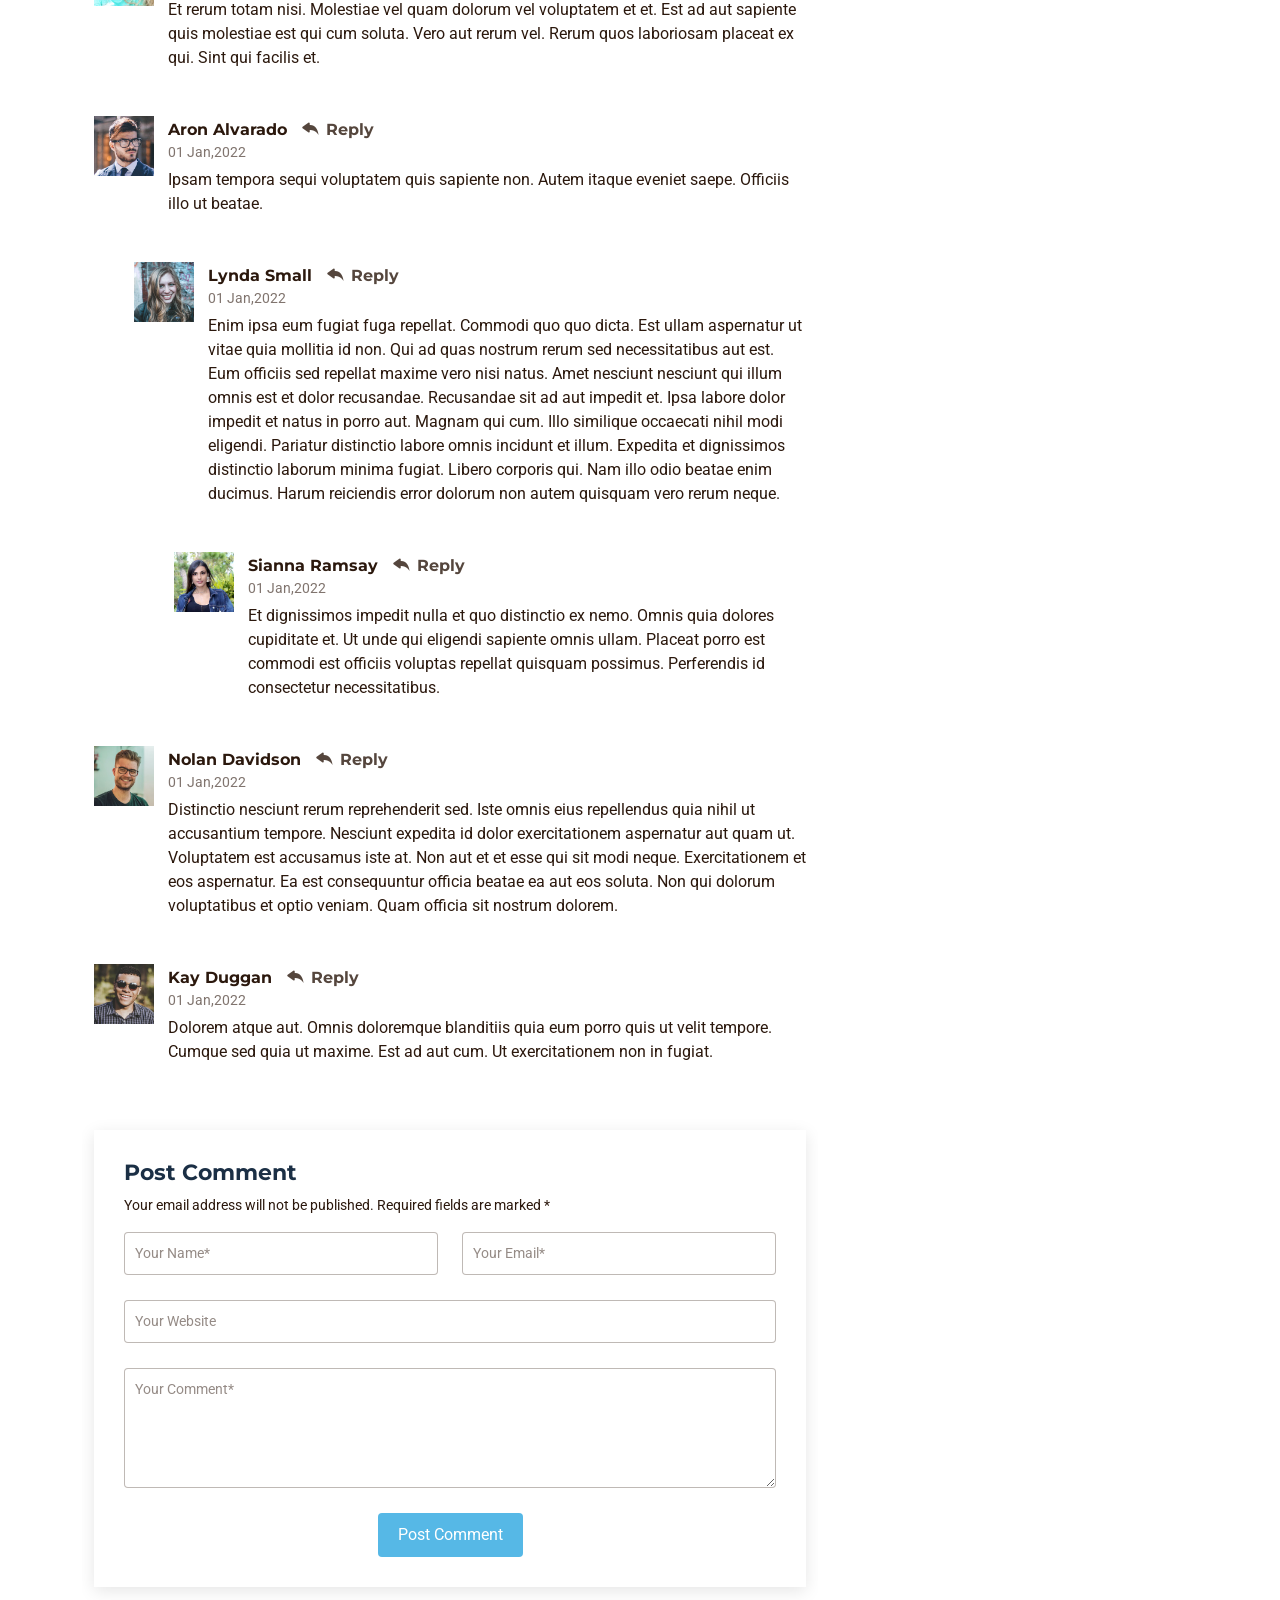
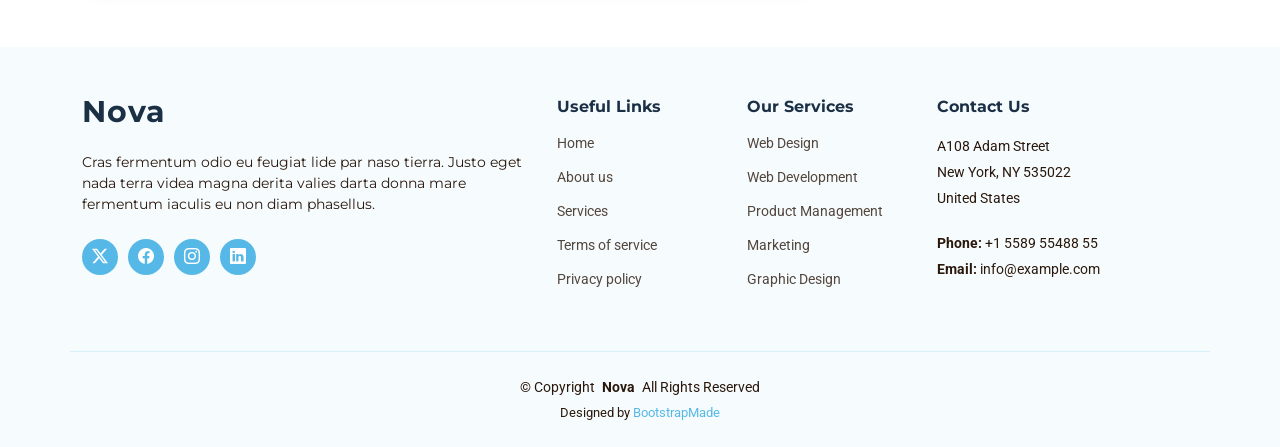
<file: Tech/Tech/wwwroot/WebTemplate/blog-details.html>
<!DOCTYPE html>
<html lang="en">

<head>
  <meta charset="utf-8">
  <meta content="width=device-width, initial-scale=1.0" name="viewport">
  <title>Blog Details - Nova Bootstrap Template</title>
  <meta content="" name="description">
  <meta content="" name="keywords">

  <!-- Favicons -->
  <link href="assets/img/favicon.png" rel="icon">
  <link href="assets/img/apple-touch-icon.png" rel="apple-touch-icon">

  <!-- Fonts -->
  <link href="https://fonts.googleapis.com" rel="preconnect">
  <link href="https://fonts.gstatic.com" rel="preconnect" crossorigin>
  <link href="https://fonts.googleapis.com/css2?family=Roboto:ital,wght@0,100;0,300;0,400;0,500;0,700;0,900;1,100;1,300;1,400;1,500;1,700;1,900&family=Montserrat:ital,wght@0,100;0,200;0,300;0,400;0,500;0,600;0,700;0,800;0,900;1,100;1,200;1,300;1,400;1,500;1,600;1,700;1,800;1,900&family=Raleway:ital,wght@0,100;0,200;0,300;0,400;0,500;0,600;0,700;0,800;0,900;1,100;1,200;1,300;1,400;1,500;1,600;1,700;1,800;1,900&display=swap" rel="stylesheet">

  <!-- Vendor CSS Files -->
  <link href="assets/vendor/bootstrap/css/bootstrap.min.css" rel="stylesheet">
  <link href="assets/vendor/bootstrap-icons/bootstrap-icons.css" rel="stylesheet">
  <link href="assets/vendor/aos/aos.css" rel="stylesheet">
  <link href="assets/vendor/glightbox/css/glightbox.min.css" rel="stylesheet">
  <link href="assets/vendor/swiper/swiper-bundle.min.css" rel="stylesheet">

  <!-- Main CSS File -->
  <link href="assets/css/main.css" rel="stylesheet">

  <!-- =======================================================
  * Template Name: Nova
  * Template URL: https://bootstrapmade.com/nova-bootstrap-business-template/
  * Updated: Jun 29 2024 with Bootstrap v5.3.3
  * Author: BootstrapMade.com
  * License: https://bootstrapmade.com/license/
  ======================================================== -->
</head>

<body class="blog-details-page">

  <header id="header" class="header d-flex align-items-center fixed-top">
    <div class="container-fluid container-xl position-relative d-flex align-items-center justify-content-between">

      <a href="index.html" class="logo d-flex align-items-center">
        <!-- Uncomment the line below if you also wish to use an image logo -->
        <!-- <img src="assets/img/logo.png" alt=""> -->
        <h1 class="sitename">Nova</h1>
      </a>

      <nav id="navmenu" class="navmenu">
        <ul>
          <li><a href="index.html">Home<br></a></li>
          <li><a href="about.html">About</a></li>
          <li><a href="services.html">Services</a></li>
          <li><a href="portfolio.html">Portfolio</a></li>
          <li><a href="team.html">Team</a></li>
          <li><a href="blog.html">Blog</a></li>
          <li class="dropdown"><a href="#"><span>Dropdown</span> <i class="bi bi-chevron-down toggle-dropdown"></i></a>
            <ul>
              <li><a href="#">Dropdown 1</a></li>
              <li class="dropdown"><a href="#"><span>Deep Dropdown</span> <i class="bi bi-chevron-down toggle-dropdown"></i></a>
                <ul>
                  <li><a href="#">Deep Dropdown 1</a></li>
                  <li><a href="#">Deep Dropdown 2</a></li>
                  <li><a href="#">Deep Dropdown 3</a></li>
                  <li><a href="#">Deep Dropdown 4</a></li>
                  <li><a href="#">Deep Dropdown 5</a></li>
                </ul>
              </li>
              <li><a href="#">Dropdown 2</a></li>
              <li><a href="#">Dropdown 3</a></li>
              <li><a href="#">Dropdown 4</a></li>
            </ul>
          </li>
          <li><a href="contact.html">Contact</a></li>
        </ul>
        <i class="mobile-nav-toggle d-xl-none bi bi-list"></i>
      </nav>

    </div>
  </header>

  <main class="main">

    <!-- Page Title -->
    <div class="page-title dark-background" data-aos="fade" style="background-image: url(assets/img/blog-page-title-bg.jpg);">
      <div class="container">
        <h1>Blog Details</h1>
        <nav class="breadcrumbs">
          <ol>
            <li><a href="index.html">Home</a></li>
            <li class="current">Blog Details</li>
          </ol>
        </nav>
      </div>
    </div><!-- End Page Title -->

    <div class="container">
      <div class="row">

        <div class="col-lg-8">

          <!-- Blog Details Section -->
          <section id="blog-details" class="blog-details section">
            <div class="container">

              <article class="article">

                <div class="post-img">
                  <img src="assets/img/blog/blog-1.jpg" alt="" class="img-fluid">
                </div>

                <h2 class="title">Dolorum optio tempore voluptas dignissimos cumque fuga qui quibusdam quia</h2>

                <div class="meta-top">
                  <ul>
                    <li class="d-flex align-items-center"><i class="bi bi-person"></i> <a href="blog-details.html">John Doe</a></li>
                    <li class="d-flex align-items-center"><i class="bi bi-clock"></i> <a href="blog-details.html"><time datetime="2020-01-01">Jan 1, 2022</time></a></li>
                    <li class="d-flex align-items-center"><i class="bi bi-chat-dots"></i> <a href="blog-details.html">12 Comments</a></li>
                  </ul>
                </div><!-- End meta top -->

                <div class="content">
                  <p>
                    Similique neque nam consequuntur ad non maxime aliquam quas. Quibusdam animi praesentium. Aliquam et laboriosam eius aut nostrum quidem aliquid dicta.
                    Et eveniet enim. Qui velit est ea dolorem doloremque deleniti aperiam unde soluta. Est cum et quod quos aut ut et sit sunt. Voluptate porro consequatur assumenda perferendis dolore.
                  </p>

                  <p>
                    Sit repellat hic cupiditate hic ut nemo. Quis nihil sunt non reiciendis. Sequi in accusamus harum vel aspernatur. Excepturi numquam nihil cumque odio. Et voluptate cupiditate.
                  </p>

                  <blockquote>
                    <p>
                      Et vero doloremque tempore voluptatem ratione vel aut. Deleniti sunt animi aut. Aut eos aliquam doloribus minus autem quos.
                    </p>
                  </blockquote>

                  <p>
                    Sed quo laboriosam qui architecto. Occaecati repellendus omnis dicta inventore tempore provident voluptas mollitia aliquid. Id repellendus quia. Asperiores nihil magni dicta est suscipit perspiciatis. Voluptate ex rerum assumenda dolores nihil quaerat.
                    Dolor porro tempora et quibusdam voluptas. Beatae aut at ad qui tempore corrupti velit quisquam rerum. Omnis dolorum exercitationem harum qui qui blanditiis neque.
                    Iusto autem itaque. Repudiandae hic quae aspernatur ea neque qui. Architecto voluptatem magni. Vel magnam quod et tempora deleniti error rerum nihil tempora.
                  </p>

                  <h3>Et quae iure vel ut odit alias.</h3>
                  <p>
                    Officiis animi maxime nulla quo et harum eum quis a. Sit hic in qui quos fugit ut rerum atque. Optio provident dolores atque voluptatem rem excepturi molestiae qui. Voluptatem laborum omnis ullam quibusdam perspiciatis nulla nostrum. Voluptatum est libero eum nesciunt aliquid qui.
                    Quia et suscipit non sequi. Maxime sed odit. Beatae nesciunt nesciunt accusamus quia aut ratione aspernatur dolor. Sint harum eveniet dicta exercitationem minima. Exercitationem omnis asperiores natus aperiam dolor consequatur id ex sed. Quibusdam rerum dolores sint consequatur quidem ea.
                    Beatae minima sunt libero soluta sapiente in rem assumenda. Et qui odit voluptatem. Cum quibusdam voluptatem voluptatem accusamus mollitia aut atque aut.
                  </p>
                  <img src="assets/img/blog/blog-inside-post.jpg" class="img-fluid" alt="">

                  <h3>Ut repellat blanditiis est dolore sunt dolorum quae.</h3>
                  <p>
                    Rerum ea est assumenda pariatur quasi et quam. Facilis nam porro amet nostrum. In assumenda quia quae a id praesentium. Quos deleniti libero sed occaecati aut porro autem. Consectetur sed excepturi sint non placeat quia repellat incidunt labore. Autem facilis hic dolorum dolores vel.
                    Consectetur quasi id et optio praesentium aut asperiores eaque aut. Explicabo omnis quibusdam esse. Ex libero illum iusto totam et ut aut blanditiis. Veritatis numquam ut illum ut a quam vitae.
                  </p>
                  <p>
                    Alias quia non aliquid. Eos et ea velit. Voluptatem maxime enim omnis ipsa voluptas incidunt. Nulla sit eaque mollitia nisi asperiores est veniam.
                  </p>

                </div><!-- End post content -->

                <div class="meta-bottom">
                  <i class="bi bi-folder"></i>
                  <ul class="cats">
                    <li><a href="#">Business</a></li>
                  </ul>

                  <i class="bi bi-tags"></i>
                  <ul class="tags">
                    <li><a href="#">Creative</a></li>
                    <li><a href="#">Tips</a></li>
                    <li><a href="#">Marketing</a></li>
                  </ul>
                </div><!-- End meta bottom -->

              </article>

            </div>
          </section><!-- /Blog Details Section -->

          <!-- Blog Author Section -->
          <section id="blog-author" class="blog-author section">

            <div class="container">
              <div class="author-container d-flex align-items-center">
                <img src="assets/img/blog/blog-author.jpg" class="rounded-circle flex-shrink-0" alt="">
                <div>
                  <h4>Jane Smith</h4>
                  <div class="social-links">
                    <a href="https://x.com/#"><i class="bi bi-twitter-x"></i></a>
                    <a href="https://facebook.com/#"><i class="bi bi-facebook"></i></a>
                    <a href="https://instagram.com/#"><i class="biu bi-instagram"></i></a>
                  </div>
                  <p>
                    Itaque quidem optio quia voluptatibus dolorem dolor. Modi eum sed possimus accusantium. Quas repellat voluptatem officia numquam sint aspernatur voluptas. Esse et accusantium ut unde voluptas.
                  </p>
                </div>
              </div>
            </div>

          </section><!-- /Blog Author Section -->

          <!-- Blog Comments Section -->
          <section id="blog-comments" class="blog-comments section">

            <div class="container">

              <h4 class="comments-count">8 Comments</h4>

              <div id="comment-1" class="comment">
                <div class="d-flex">
                  <div class="comment-img"><img src="assets/img/blog/comments-1.jpg" alt=""></div>
                  <div>
                    <h5><a href="">Georgia Reader</a> <a href="#" class="reply"><i class="bi bi-reply-fill"></i> Reply</a></h5>
                    <time datetime="2020-01-01">01 Jan,2022</time>
                    <p>
                      Et rerum totam nisi. Molestiae vel quam dolorum vel voluptatem et et. Est ad aut sapiente quis molestiae est qui cum soluta.
                      Vero aut rerum vel. Rerum quos laboriosam placeat ex qui. Sint qui facilis et.
                    </p>
                  </div>
                </div>
              </div><!-- End comment #1 -->

              <div id="comment-2" class="comment">
                <div class="d-flex">
                  <div class="comment-img"><img src="assets/img/blog/comments-2.jpg" alt=""></div>
                  <div>
                    <h5><a href="">Aron Alvarado</a> <a href="#" class="reply"><i class="bi bi-reply-fill"></i> Reply</a></h5>
                    <time datetime="2020-01-01">01 Jan,2022</time>
                    <p>
                      Ipsam tempora sequi voluptatem quis sapiente non. Autem itaque eveniet saepe. Officiis illo ut beatae.
                    </p>
                  </div>
                </div>

                <div id="comment-reply-1" class="comment comment-reply">
                  <div class="d-flex">
                    <div class="comment-img"><img src="assets/img/blog/comments-3.jpg" alt=""></div>
                    <div>
                      <h5><a href="">Lynda Small</a> <a href="#" class="reply"><i class="bi bi-reply-fill"></i> Reply</a></h5>
                      <time datetime="2020-01-01">01 Jan,2022</time>
                      <p>
                        Enim ipsa eum fugiat fuga repellat. Commodi quo quo dicta. Est ullam aspernatur ut vitae quia mollitia id non. Qui ad quas nostrum rerum sed necessitatibus aut est. Eum officiis sed repellat maxime vero nisi natus. Amet nesciunt nesciunt qui illum omnis est et dolor recusandae.

                        Recusandae sit ad aut impedit et. Ipsa labore dolor impedit et natus in porro aut. Magnam qui cum. Illo similique occaecati nihil modi eligendi. Pariatur distinctio labore omnis incidunt et illum. Expedita et dignissimos distinctio laborum minima fugiat.

                        Libero corporis qui. Nam illo odio beatae enim ducimus. Harum reiciendis error dolorum non autem quisquam vero rerum neque.
                      </p>
                    </div>
                  </div>

                  <div id="comment-reply-2" class="comment comment-reply">
                    <div class="d-flex">
                      <div class="comment-img"><img src="assets/img/blog/comments-4.jpg" alt=""></div>
                      <div>
                        <h5><a href="">Sianna Ramsay</a> <a href="#" class="reply"><i class="bi bi-reply-fill"></i> Reply</a></h5>
                        <time datetime="2020-01-01">01 Jan,2022</time>
                        <p>
                          Et dignissimos impedit nulla et quo distinctio ex nemo. Omnis quia dolores cupiditate et. Ut unde qui eligendi sapiente omnis ullam. Placeat porro est commodi est officiis voluptas repellat quisquam possimus. Perferendis id consectetur necessitatibus.
                        </p>
                      </div>
                    </div>

                  </div><!-- End comment reply #2-->

                </div><!-- End comment reply #1-->

              </div><!-- End comment #2-->

              <div id="comment-3" class="comment">
                <div class="d-flex">
                  <div class="comment-img"><img src="assets/img/blog/comments-5.jpg" alt=""></div>
                  <div>
                    <h5><a href="">Nolan Davidson</a> <a href="#" class="reply"><i class="bi bi-reply-fill"></i> Reply</a></h5>
                    <time datetime="2020-01-01">01 Jan,2022</time>
                    <p>
                      Distinctio nesciunt rerum reprehenderit sed. Iste omnis eius repellendus quia nihil ut accusantium tempore. Nesciunt expedita id dolor exercitationem aspernatur aut quam ut. Voluptatem est accusamus iste at.
                      Non aut et et esse qui sit modi neque. Exercitationem et eos aspernatur. Ea est consequuntur officia beatae ea aut eos soluta. Non qui dolorum voluptatibus et optio veniam. Quam officia sit nostrum dolorem.
                    </p>
                  </div>
                </div>

              </div><!-- End comment #3 -->

              <div id="comment-4" class="comment">
                <div class="d-flex">
                  <div class="comment-img"><img src="assets/img/blog/comments-6.jpg" alt=""></div>
                  <div>
                    <h5><a href="">Kay Duggan</a> <a href="#" class="reply"><i class="bi bi-reply-fill"></i> Reply</a></h5>
                    <time datetime="2020-01-01">01 Jan,2022</time>
                    <p>
                      Dolorem atque aut. Omnis doloremque blanditiis quia eum porro quis ut velit tempore. Cumque sed quia ut maxime. Est ad aut cum. Ut exercitationem non in fugiat.
                    </p>
                  </div>
                </div>

              </div><!-- End comment #4 -->

            </div>

          </section><!-- /Blog Comments Section -->

          <!-- Comment Form Section -->
          <section id="comment-form" class="comment-form section">
            <div class="container">

              <form action="">

                <h4>Post Comment</h4>
                <p>Your email address will not be published. Required fields are marked * </p>
                <div class="row">
                  <div class="col-md-6 form-group">
                    <input name="name" type="text" class="form-control" placeholder="Your Name*">
                  </div>
                  <div class="col-md-6 form-group">
                    <input name="email" type="text" class="form-control" placeholder="Your Email*">
                  </div>
                </div>
                <div class="row">
                  <div class="col form-group">
                    <input name="website" type="text" class="form-control" placeholder="Your Website">
                  </div>
                </div>
                <div class="row">
                  <div class="col form-group">
                    <textarea name="comment" class="form-control" placeholder="Your Comment*"></textarea>
                  </div>
                </div>

                <div class="text-center">
                  <button type="submit" class="btn btn-primary">Post Comment</button>
                </div>

              </form>

            </div>
          </section><!-- /Comment Form Section -->

        </div>

        <div class="col-lg-4 sidebar">

          <div class="widgets-container">

            <!-- Search Widget -->
            <div class="search-widget widget-item">

              <h3 class="widget-title">Search</h3>
              <form action="">
                <input type="text">
                <button type="submit" title="Search"><i class="bi bi-search"></i></button>
              </form>

            </div><!--/Search Widget -->

            <!-- Categories Widget -->
            <div class="categories-widget widget-item">

              <h3 class="widget-title">Categories</h3>
              <ul class="mt-3">
                <li><a href="#">General <span>(25)</span></a></li>
                <li><a href="#">Lifestyle <span>(12)</span></a></li>
                <li><a href="#">Travel <span>(5)</span></a></li>
                <li><a href="#">Design <span>(22)</span></a></li>
                <li><a href="#">Creative <span>(8)</span></a></li>
                <li><a href="#">Educaion <span>(14)</span></a></li>
              </ul>

            </div><!--/Categories Widget -->

            <!-- Recent Posts Widget -->
            <div class="recent-posts-widget widget-item">

              <h3 class="widget-title">Recent Posts</h3>

              <div class="post-item">
                <img src="assets/img/blog/blog-recent-1.jpg" alt="" class="flex-shrink-0">
                <div>
                  <h4><a href="blog-details.html">Nihil blanditiis at in nihil autem</a></h4>
                  <time datetime="2020-01-01">Jan 1, 2020</time>
                </div>
              </div><!-- End recent post item-->

              <div class="post-item">
                <img src="assets/img/blog/blog-recent-2.jpg" alt="" class="flex-shrink-0">
                <div>
                  <h4><a href="blog-details.html">Quidem autem et impedit</a></h4>
                  <time datetime="2020-01-01">Jan 1, 2020</time>
                </div>
              </div><!-- End recent post item-->

              <div class="post-item">
                <img src="assets/img/blog/blog-recent-3.jpg" alt="" class="flex-shrink-0">
                <div>
                  <h4><a href="blog-details.html">Id quia et et ut maxime similique occaecati ut</a></h4>
                  <time datetime="2020-01-01">Jan 1, 2020</time>
                </div>
              </div><!-- End recent post item-->

              <div class="post-item">
                <img src="assets/img/blog/blog-recent-4.jpg" alt="" class="flex-shrink-0">
                <div>
                  <h4><a href="blog-details.html">Laborum corporis quo dara net para</a></h4>
                  <time datetime="2020-01-01">Jan 1, 2020</time>
                </div>
              </div><!-- End recent post item-->

              <div class="post-item">
                <img src="assets/img/blog/blog-recent-5.jpg" alt="" class="flex-shrink-0">
                <div>
                  <h4><a href="blog-details.html">Et dolores corrupti quae illo quod dolor</a></h4>
                  <time datetime="2020-01-01">Jan 1, 2020</time>
                </div>
              </div><!-- End recent post item-->

            </div><!--/Recent Posts Widget -->

            <!-- Tags Widget -->
            <div class="tags-widget widget-item">

              <h3 class="widget-title">Tags</h3>
              <ul>
                <li><a href="#">App</a></li>
                <li><a href="#">IT</a></li>
                <li><a href="#">Business</a></li>
                <li><a href="#">Mac</a></li>
                <li><a href="#">Design</a></li>
                <li><a href="#">Office</a></li>
                <li><a href="#">Creative</a></li>
                <li><a href="#">Studio</a></li>
                <li><a href="#">Smart</a></li>
                <li><a href="#">Tips</a></li>
                <li><a href="#">Marketing</a></li>
              </ul>

            </div><!--/Tags Widget -->

          </div>

        </div>

      </div>
    </div>

  </main>

  <footer id="footer" class="footer light-background">

    <div class="footer-top">
      <div class="container">
        <div class="row gy-4">
          <div class="col-lg-5 col-md-12 footer-about">
            <a href="index.html" class="logo d-flex align-items-center">
              <span class="sitename">Nova</span>
            </a>
            <p>Cras fermentum odio eu feugiat lide par naso tierra. Justo eget nada terra videa magna derita valies darta donna mare fermentum iaculis eu non diam phasellus.</p>
            <div class="social-links d-flex mt-4">
              <a href=""><i class="bi bi-twitter-x"></i></a>
              <a href=""><i class="bi bi-facebook"></i></a>
              <a href=""><i class="bi bi-instagram"></i></a>
              <a href=""><i class="bi bi-linkedin"></i></a>
            </div>
          </div>

          <div class="col-lg-2 col-6 footer-links">
            <h4>Useful Links</h4>
            <ul>
              <li><a href="#">Home</a></li>
              <li><a href="#">About us</a></li>
              <li><a href="#">Services</a></li>
              <li><a href="#">Terms of service</a></li>
              <li><a href="#">Privacy policy</a></li>
            </ul>
          </div>

          <div class="col-lg-2 col-6 footer-links">
            <h4>Our Services</h4>
            <ul>
              <li><a href="#">Web Design</a></li>
              <li><a href="#">Web Development</a></li>
              <li><a href="#">Product Management</a></li>
              <li><a href="#">Marketing</a></li>
              <li><a href="#">Graphic Design</a></li>
            </ul>
          </div>

          <div class="col-lg-3 col-md-12 footer-contact text-center text-md-start">
            <h4>Contact Us</h4>
            <p>A108 Adam Street</p>
            <p>New York, NY 535022</p>
            <p>United States</p>
            <p class="mt-4"><strong>Phone:</strong> <span>+1 5589 55488 55</span></p>
            <p><strong>Email:</strong> <span>info@example.com</span></p>
          </div>

        </div>
      </div>
    </div>

    <div class="container copyright text-center">
      <p>© <span>Copyright</span> <strong class="px-1 sitename">Nova</strong> <span>All Rights Reserved</span></p>
      <div class="credits">
        <!-- All the links in the footer should remain intact. -->
        <!-- You can delete the links only if you've purchased the pro version. -->
        <!-- Licensing information: https://bootstrapmade.com/license/ -->
        <!-- Purchase the pro version with working PHP/AJAX contact form: [buy-url] -->
        Designed by <a href="https://bootstrapmade.com/">BootstrapMade</a>
      </div>
    </div>

  </footer>

  <!-- Scroll Top -->
  <a href="#" id="scroll-top" class="scroll-top d-flex align-items-center justify-content-center"><i class="bi bi-arrow-up-short"></i></a>

  <!-- Preloader -->
  <div id="preloader"></div>

  <!-- Vendor JS Files -->
  <script src="assets/vendor/bootstrap/js/bootstrap.bundle.min.js"></script>
  <script src="assets/vendor/php-email-form/validate.js"></script>
  <script src="assets/vendor/aos/aos.js"></script>
  <script src="assets/vendor/glightbox/js/glightbox.min.js"></script>
  <script src="assets/vendor/swiper/swiper-bundle.min.js"></script>
  <script src="assets/vendor/imagesloaded/imagesloaded.pkgd.min.js"></script>
  <script src="assets/vendor/isotope-layout/isotope.pkgd.min.js"></script>

  <!-- Main JS File -->
  <script src="assets/js/main.js"></script>

</body>

</html>
</file>
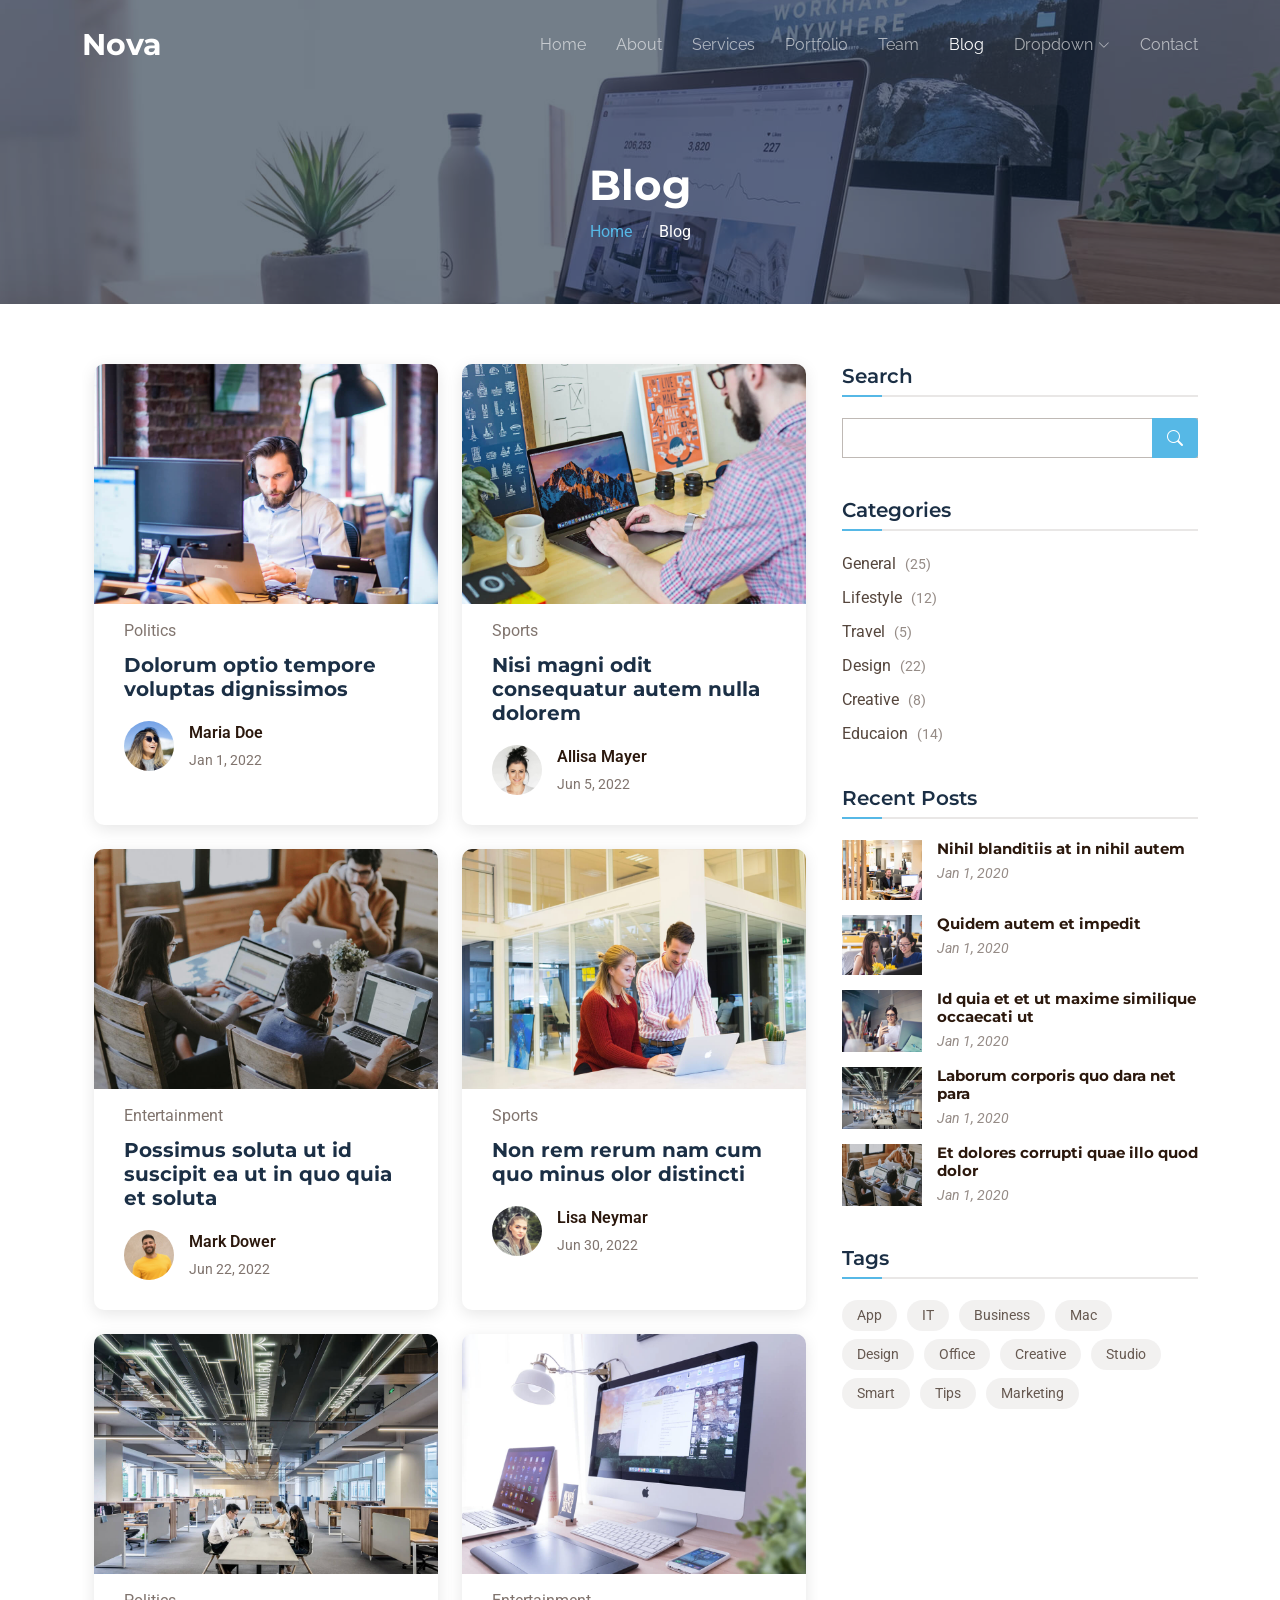
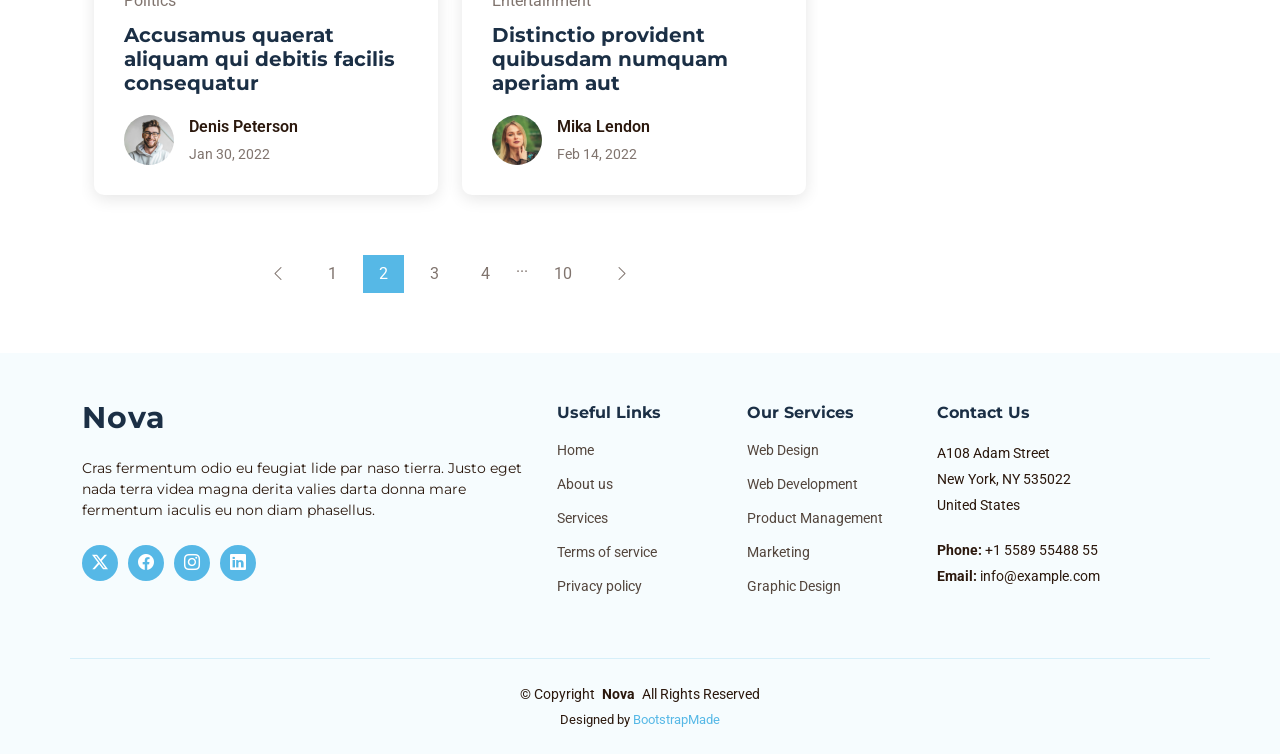
<file: Tech/Tech/wwwroot/WebTemplate/blog.html>
<!DOCTYPE html>
<html lang="en">

<head>
  <meta charset="utf-8">
  <meta content="width=device-width, initial-scale=1.0" name="viewport">
  <title>Blog - Nova Bootstrap Template</title>
  <meta content="" name="description">
  <meta content="" name="keywords">

  <!-- Favicons -->
  <link href="assets/img/favicon.png" rel="icon">
  <link href="assets/img/apple-touch-icon.png" rel="apple-touch-icon">

  <!-- Fonts -->
  <link href="https://fonts.googleapis.com" rel="preconnect">
  <link href="https://fonts.gstatic.com" rel="preconnect" crossorigin>
  <link href="https://fonts.googleapis.com/css2?family=Roboto:ital,wght@0,100;0,300;0,400;0,500;0,700;0,900;1,100;1,300;1,400;1,500;1,700;1,900&family=Montserrat:ital,wght@0,100;0,200;0,300;0,400;0,500;0,600;0,700;0,800;0,900;1,100;1,200;1,300;1,400;1,500;1,600;1,700;1,800;1,900&family=Raleway:ital,wght@0,100;0,200;0,300;0,400;0,500;0,600;0,700;0,800;0,900;1,100;1,200;1,300;1,400;1,500;1,600;1,700;1,800;1,900&display=swap" rel="stylesheet">

  <!-- Vendor CSS Files -->
  <link href="assets/vendor/bootstrap/css/bootstrap.min.css" rel="stylesheet">
  <link href="assets/vendor/bootstrap-icons/bootstrap-icons.css" rel="stylesheet">
  <link href="assets/vendor/aos/aos.css" rel="stylesheet">
  <link href="assets/vendor/glightbox/css/glightbox.min.css" rel="stylesheet">
  <link href="assets/vendor/swiper/swiper-bundle.min.css" rel="stylesheet">

  <!-- Main CSS File -->
  <link href="assets/css/main.css" rel="stylesheet">

  <!-- =======================================================
  * Template Name: Nova
  * Template URL: https://bootstrapmade.com/nova-bootstrap-business-template/
  * Updated: Jun 29 2024 with Bootstrap v5.3.3
  * Author: BootstrapMade.com
  * License: https://bootstrapmade.com/license/
  ======================================================== -->
</head>

<body class="blog-page">

  <header id="header" class="header d-flex align-items-center fixed-top">
    <div class="container-fluid container-xl position-relative d-flex align-items-center justify-content-between">

      <a href="index.html" class="logo d-flex align-items-center">
        <!-- Uncomment the line below if you also wish to use an image logo -->
        <!-- <img src="assets/img/logo.png" alt=""> -->
        <h1 class="sitename">Nova</h1>
      </a>

      <nav id="navmenu" class="navmenu">
        <ul>
          <li><a href="index.html">Home<br></a></li>
          <li><a href="about.html">About</a></li>
          <li><a href="services.html">Services</a></li>
          <li><a href="portfolio.html">Portfolio</a></li>
          <li><a href="team.html">Team</a></li>
          <li><a href="blog.html" class="active">Blog</a></li>
          <li class="dropdown"><a href="#"><span>Dropdown</span> <i class="bi bi-chevron-down toggle-dropdown"></i></a>
            <ul>
              <li><a href="#">Dropdown 1</a></li>
              <li class="dropdown"><a href="#"><span>Deep Dropdown</span> <i class="bi bi-chevron-down toggle-dropdown"></i></a>
                <ul>
                  <li><a href="#">Deep Dropdown 1</a></li>
                  <li><a href="#">Deep Dropdown 2</a></li>
                  <li><a href="#">Deep Dropdown 3</a></li>
                  <li><a href="#">Deep Dropdown 4</a></li>
                  <li><a href="#">Deep Dropdown 5</a></li>
                </ul>
              </li>
              <li><a href="#">Dropdown 2</a></li>
              <li><a href="#">Dropdown 3</a></li>
              <li><a href="#">Dropdown 4</a></li>
            </ul>
          </li>
          <li><a href="contact.html">Contact</a></li>
        </ul>
        <i class="mobile-nav-toggle d-xl-none bi bi-list"></i>
      </nav>

    </div>
  </header>

  <main class="main">

    <!-- Page Title -->
    <div class="page-title dark-background" data-aos="fade" style="background-image: url(assets/img/blog-page-title-bg.jpg);">
      <div class="container">
        <h1>Blog</h1>
        <nav class="breadcrumbs">
          <ol>
            <li><a href="index.html">Home</a></li>
            <li class="current">Blog</li>
          </ol>
        </nav>
      </div>
    </div><!-- End Page Title -->

    <div class="container">
      <div class="row">

        <div class="col-lg-8">

          <!-- Blog Posts Section -->
          <section id="blog-posts" class="blog-posts section">

            <div class="container">
              <div class="row gy-4">

                <div class="col-lg-6">
                  <article>

                    <div class="post-img">
                      <img src="assets/img/blog/blog-1.jpg" alt="" class="img-fluid">
                    </div>

                    <p class="post-category">Politics</p>

                    <h2 class="title">
                      <a href="blog-details.html">Dolorum optio tempore voluptas dignissimos</a>
                    </h2>

                    <div class="d-flex align-items-center">
                      <img src="assets/img/blog/blog-author.jpg" alt="" class="img-fluid post-author-img flex-shrink-0">
                      <div class="post-meta">
                        <p class="post-author">Maria Doe</p>
                        <p class="post-date">
                          <time datetime="2022-01-01">Jan 1, 2022</time>
                        </p>
                      </div>
                    </div>

                  </article>
                </div><!-- End post list item -->

                <div class="col-lg-6">
                  <article>

                    <div class="post-img">
                      <img src="assets/img/blog/blog-2.jpg" alt="" class="img-fluid">
                    </div>

                    <p class="post-category">Sports</p>

                    <h2 class="title">
                      <a href="blog-details.html">Nisi magni odit consequatur autem nulla dolorem</a>
                    </h2>

                    <div class="d-flex align-items-center">
                      <img src="assets/img/blog/blog-author-2.jpg" alt="" class="img-fluid post-author-img flex-shrink-0">
                      <div class="post-meta">
                        <p class="post-author">Allisa Mayer</p>
                        <p class="post-date">
                          <time datetime="2022-01-01">Jun 5, 2022</time>
                        </p>
                      </div>
                    </div>

                  </article>
                </div><!-- End post list item -->

                <div class="col-lg-6">
                  <article>

                    <div class="post-img">
                      <img src="assets/img/blog/blog-3.jpg" alt="" class="img-fluid">
                    </div>

                    <p class="post-category">Entertainment</p>

                    <h2 class="title">
                      <a href="blog-details.html">Possimus soluta ut id suscipit ea ut in quo quia et soluta</a>
                    </h2>

                    <div class="d-flex align-items-center">
                      <img src="assets/img/blog/blog-author-3.jpg" alt="" class="img-fluid post-author-img flex-shrink-0">
                      <div class="post-meta">
                        <p class="post-author">Mark Dower</p>
                        <p class="post-date">
                          <time datetime="2022-01-01">Jun 22, 2022</time>
                        </p>
                      </div>
                    </div>

                  </article>
                </div><!-- End post list item -->

                <div class="col-lg-6">
                  <article>

                    <div class="post-img">
                      <img src="assets/img/blog/blog-4.jpg" alt="" class="img-fluid">
                    </div>

                    <p class="post-category">Sports</p>

                    <h2 class="title">
                      <a href="blog-details.html">Non rem rerum nam cum quo minus olor distincti</a>
                    </h2>

                    <div class="d-flex align-items-center">
                      <img src="assets/img/blog/blog-author-4.jpg" alt="" class="img-fluid post-author-img flex-shrink-0">
                      <div class="post-meta">
                        <p class="post-author">Lisa Neymar</p>
                        <p class="post-date">
                          <time datetime="2022-01-01">Jun 30, 2022</time>
                        </p>
                      </div>
                    </div>

                  </article>
                </div><!-- End post list item -->

                <div class="col-lg-6">
                  <article>

                    <div class="post-img">
                      <img src="assets/img/blog/blog-5.jpg" alt="" class="img-fluid">
                    </div>

                    <p class="post-category">Politics</p>

                    <h2 class="title">
                      <a href="blog-details.html">Accusamus quaerat aliquam qui debitis facilis consequatur</a>
                    </h2>

                    <div class="d-flex align-items-center">
                      <img src="assets/img/blog/blog-author-5.jpg" alt="" class="img-fluid post-author-img flex-shrink-0">
                      <div class="post-meta">
                        <p class="post-author">Denis Peterson</p>
                        <p class="post-date">
                          <time datetime="2022-01-01">Jan 30, 2022</time>
                        </p>
                      </div>
                    </div>

                  </article>
                </div><!-- End post list item -->

                <div class="col-lg-6">
                  <article>

                    <div class="post-img">
                      <img src="assets/img/blog/blog-6.jpg" alt="" class="img-fluid">
                    </div>

                    <p class="post-category">Entertainment</p>

                    <h2 class="title">
                      <a href="blog-details.html">Distinctio provident quibusdam numquam aperiam aut</a>
                    </h2>

                    <div class="d-flex align-items-center">
                      <img src="assets/img/blog/blog-author-6.jpg" alt="" class="img-fluid post-author-img flex-shrink-0">
                      <div class="post-meta">
                        <p class="post-author">Mika Lendon</p>
                        <p class="post-date">
                          <time datetime="2022-01-01">Feb 14, 2022</time>
                        </p>
                      </div>
                    </div>

                  </article>
                </div><!-- End post list item -->

              </div>
            </div>

          </section><!-- /Blog Posts Section -->

          <!-- Blog Pagination Section -->
          <section id="blog-pagination" class="blog-pagination section">

            <div class="container">
              <div class="d-flex justify-content-center">
                <ul>
                  <li><a href="#"><i class="bi bi-chevron-left"></i></a></li>
                  <li><a href="#">1</a></li>
                  <li><a href="#" class="active">2</a></li>
                  <li><a href="#">3</a></li>
                  <li><a href="#">4</a></li>
                  <li>...</li>
                  <li><a href="#">10</a></li>
                  <li><a href="#"><i class="bi bi-chevron-right"></i></a></li>
                </ul>
              </div>
            </div>

          </section><!-- /Blog Pagination Section -->

        </div>

        <div class="col-lg-4 sidebar">

          <div class="widgets-container">

            <!-- Search Widget -->
            <div class="search-widget widget-item">

              <h3 class="widget-title">Search</h3>
              <form action="">
                <input type="text">
                <button type="submit" title="Search"><i class="bi bi-search"></i></button>
              </form>

            </div><!--/Search Widget -->

            <!-- Categories Widget -->
            <div class="categories-widget widget-item">

              <h3 class="widget-title">Categories</h3>
              <ul class="mt-3">
                <li><a href="#">General <span>(25)</span></a></li>
                <li><a href="#">Lifestyle <span>(12)</span></a></li>
                <li><a href="#">Travel <span>(5)</span></a></li>
                <li><a href="#">Design <span>(22)</span></a></li>
                <li><a href="#">Creative <span>(8)</span></a></li>
                <li><a href="#">Educaion <span>(14)</span></a></li>
              </ul>

            </div><!--/Categories Widget -->

            <!-- Recent Posts Widget -->
            <div class="recent-posts-widget widget-item">

              <h3 class="widget-title">Recent Posts</h3>

              <div class="post-item">
                <img src="assets/img/blog/blog-recent-1.jpg" alt="" class="flex-shrink-0">
                <div>
                  <h4><a href="blog-details.html">Nihil blanditiis at in nihil autem</a></h4>
                  <time datetime="2020-01-01">Jan 1, 2020</time>
                </div>
              </div><!-- End recent post item-->

              <div class="post-item">
                <img src="assets/img/blog/blog-recent-2.jpg" alt="" class="flex-shrink-0">
                <div>
                  <h4><a href="blog-details.html">Quidem autem et impedit</a></h4>
                  <time datetime="2020-01-01">Jan 1, 2020</time>
                </div>
              </div><!-- End recent post item-->

              <div class="post-item">
                <img src="assets/img/blog/blog-recent-3.jpg" alt="" class="flex-shrink-0">
                <div>
                  <h4><a href="blog-details.html">Id quia et et ut maxime similique occaecati ut</a></h4>
                  <time datetime="2020-01-01">Jan 1, 2020</time>
                </div>
              </div><!-- End recent post item-->

              <div class="post-item">
                <img src="assets/img/blog/blog-recent-4.jpg" alt="" class="flex-shrink-0">
                <div>
                  <h4><a href="blog-details.html">Laborum corporis quo dara net para</a></h4>
                  <time datetime="2020-01-01">Jan 1, 2020</time>
                </div>
              </div><!-- End recent post item-->

              <div class="post-item">
                <img src="assets/img/blog/blog-recent-5.jpg" alt="" class="flex-shrink-0">
                <div>
                  <h4><a href="blog-details.html">Et dolores corrupti quae illo quod dolor</a></h4>
                  <time datetime="2020-01-01">Jan 1, 2020</time>
                </div>
              </div><!-- End recent post item-->

            </div><!--/Recent Posts Widget -->

            <!-- Tags Widget -->
            <div class="tags-widget widget-item">

              <h3 class="widget-title">Tags</h3>
              <ul>
                <li><a href="#">App</a></li>
                <li><a href="#">IT</a></li>
                <li><a href="#">Business</a></li>
                <li><a href="#">Mac</a></li>
                <li><a href="#">Design</a></li>
                <li><a href="#">Office</a></li>
                <li><a href="#">Creative</a></li>
                <li><a href="#">Studio</a></li>
                <li><a href="#">Smart</a></li>
                <li><a href="#">Tips</a></li>
                <li><a href="#">Marketing</a></li>
              </ul>

            </div><!--/Tags Widget -->

          </div>

        </div>

      </div>
    </div>

  </main>

  <footer id="footer" class="footer light-background">

    <div class="footer-top">
      <div class="container">
        <div class="row gy-4">
          <div class="col-lg-5 col-md-12 footer-about">
            <a href="index.html" class="logo d-flex align-items-center">
              <span class="sitename">Nova</span>
            </a>
            <p>Cras fermentum odio eu feugiat lide par naso tierra. Justo eget nada terra videa magna derita valies darta donna mare fermentum iaculis eu non diam phasellus.</p>
            <div class="social-links d-flex mt-4">
              <a href=""><i class="bi bi-twitter-x"></i></a>
              <a href=""><i class="bi bi-facebook"></i></a>
              <a href=""><i class="bi bi-instagram"></i></a>
              <a href=""><i class="bi bi-linkedin"></i></a>
            </div>
          </div>

          <div class="col-lg-2 col-6 footer-links">
            <h4>Useful Links</h4>
            <ul>
              <li><a href="#">Home</a></li>
              <li><a href="#">About us</a></li>
              <li><a href="#">Services</a></li>
              <li><a href="#">Terms of service</a></li>
              <li><a href="#">Privacy policy</a></li>
            </ul>
          </div>

          <div class="col-lg-2 col-6 footer-links">
            <h4>Our Services</h4>
            <ul>
              <li><a href="#">Web Design</a></li>
              <li><a href="#">Web Development</a></li>
              <li><a href="#">Product Management</a></li>
              <li><a href="#">Marketing</a></li>
              <li><a href="#">Graphic Design</a></li>
            </ul>
          </div>

          <div class="col-lg-3 col-md-12 footer-contact text-center text-md-start">
            <h4>Contact Us</h4>
            <p>A108 Adam Street</p>
            <p>New York, NY 535022</p>
            <p>United States</p>
            <p class="mt-4"><strong>Phone:</strong> <span>+1 5589 55488 55</span></p>
            <p><strong>Email:</strong> <span>info@example.com</span></p>
          </div>

        </div>
      </div>
    </div>

    <div class="container copyright text-center">
      <p>© <span>Copyright</span> <strong class="px-1 sitename">Nova</strong> <span>All Rights Reserved</span></p>
      <div class="credits">
        <!-- All the links in the footer should remain intact. -->
        <!-- You can delete the links only if you've purchased the pro version. -->
        <!-- Licensing information: https://bootstrapmade.com/license/ -->
        <!-- Purchase the pro version with working PHP/AJAX contact form: [buy-url] -->
        Designed by <a href="https://bootstrapmade.com/">BootstrapMade</a>
      </div>
    </div>

  </footer>

  <!-- Scroll Top -->
  <a href="#" id="scroll-top" class="scroll-top d-flex align-items-center justify-content-center"><i class="bi bi-arrow-up-short"></i></a>

  <!-- Preloader -->
  <div id="preloader"></div>

  <!-- Vendor JS Files -->
  <script src="assets/vendor/bootstrap/js/bootstrap.bundle.min.js"></script>
  <script src="assets/vendor/php-email-form/validate.js"></script>
  <script src="assets/vendor/aos/aos.js"></script>
  <script src="assets/vendor/glightbox/js/glightbox.min.js"></script>
  <script src="assets/vendor/swiper/swiper-bundle.min.js"></script>
  <script src="assets/vendor/imagesloaded/imagesloaded.pkgd.min.js"></script>
  <script src="assets/vendor/isotope-layout/isotope.pkgd.min.js"></script>

  <!-- Main JS File -->
  <script src="assets/js/main.js"></script>

</body>

</html>
</file>
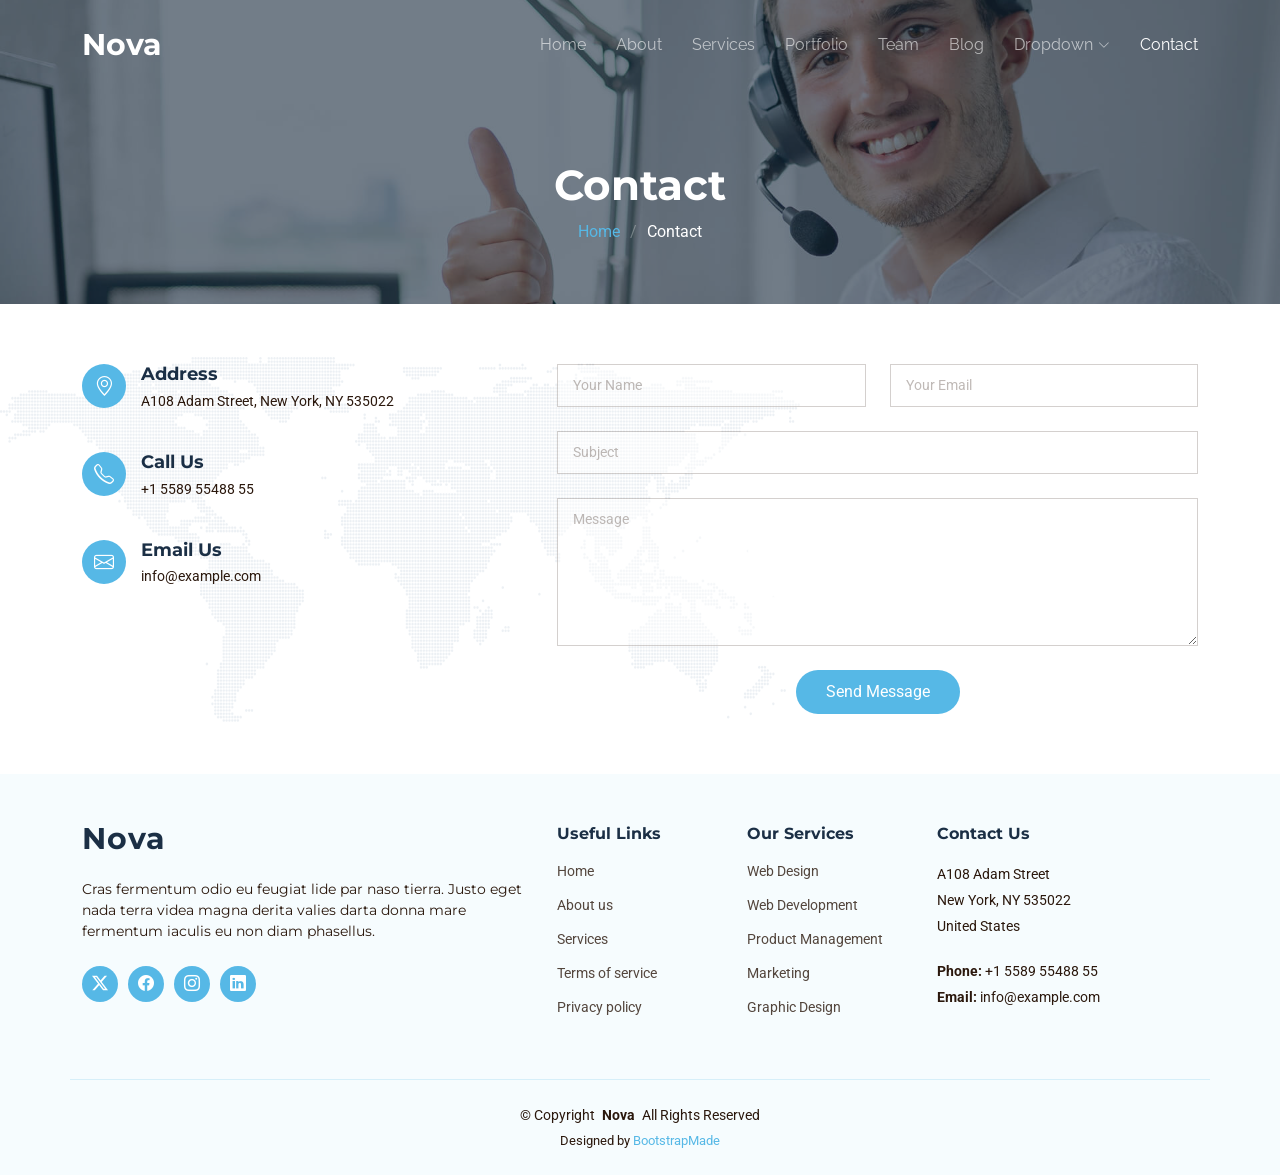
<file: Tech/Tech/wwwroot/WebTemplate/contact.html>
<!DOCTYPE html>
<html lang="en">

<head>
  <meta charset="utf-8">
  <meta content="width=device-width, initial-scale=1.0" name="viewport">
  <title>Contact - Nova Bootstrap Template</title>
  <meta content="" name="description">
  <meta content="" name="keywords">

  <!-- Favicons -->
  <link href="assets/img/favicon.png" rel="icon">
  <link href="assets/img/apple-touch-icon.png" rel="apple-touch-icon">

  <!-- Fonts -->
  <link href="https://fonts.googleapis.com" rel="preconnect">
  <link href="https://fonts.gstatic.com" rel="preconnect" crossorigin>
  <link href="https://fonts.googleapis.com/css2?family=Roboto:ital,wght@0,100;0,300;0,400;0,500;0,700;0,900;1,100;1,300;1,400;1,500;1,700;1,900&family=Montserrat:ital,wght@0,100;0,200;0,300;0,400;0,500;0,600;0,700;0,800;0,900;1,100;1,200;1,300;1,400;1,500;1,600;1,700;1,800;1,900&family=Raleway:ital,wght@0,100;0,200;0,300;0,400;0,500;0,600;0,700;0,800;0,900;1,100;1,200;1,300;1,400;1,500;1,600;1,700;1,800;1,900&display=swap" rel="stylesheet">

  <!-- Vendor CSS Files -->
  <link href="assets/vendor/bootstrap/css/bootstrap.min.css" rel="stylesheet">
  <link href="assets/vendor/bootstrap-icons/bootstrap-icons.css" rel="stylesheet">
  <link href="assets/vendor/aos/aos.css" rel="stylesheet">
  <link href="assets/vendor/glightbox/css/glightbox.min.css" rel="stylesheet">
  <link href="assets/vendor/swiper/swiper-bundle.min.css" rel="stylesheet">

  <!-- Main CSS File -->
  <link href="assets/css/main.css" rel="stylesheet">

  <!-- =======================================================
  * Template Name: Nova
  * Template URL: https://bootstrapmade.com/nova-bootstrap-business-template/
  * Updated: Jun 29 2024 with Bootstrap v5.3.3
  * Author: BootstrapMade.com
  * License: https://bootstrapmade.com/license/
  ======================================================== -->
</head>

<body class="contact-page">

  <header id="header" class="header d-flex align-items-center fixed-top">
    <div class="container-fluid container-xl position-relative d-flex align-items-center justify-content-between">

      <a href="index.html" class="logo d-flex align-items-center">
        <!-- Uncomment the line below if you also wish to use an image logo -->
        <!-- <img src="assets/img/logo.png" alt=""> -->
        <h1 class="sitename">Nova</h1>
      </a>

      <nav id="navmenu" class="navmenu">
        <ul>
          <li><a href="index.html">Home<br></a></li>
          <li><a href="about.html">About</a></li>
          <li><a href="services.html">Services</a></li>
          <li><a href="portfolio.html">Portfolio</a></li>
          <li><a href="team.html">Team</a></li>
          <li><a href="blog.html">Blog</a></li>
          <li class="dropdown"><a href="#"><span>Dropdown</span> <i class="bi bi-chevron-down toggle-dropdown"></i></a>
            <ul>
              <li><a href="#">Dropdown 1</a></li>
              <li class="dropdown"><a href="#"><span>Deep Dropdown</span> <i class="bi bi-chevron-down toggle-dropdown"></i></a>
                <ul>
                  <li><a href="#">Deep Dropdown 1</a></li>
                  <li><a href="#">Deep Dropdown 2</a></li>
                  <li><a href="#">Deep Dropdown 3</a></li>
                  <li><a href="#">Deep Dropdown 4</a></li>
                  <li><a href="#">Deep Dropdown 5</a></li>
                </ul>
              </li>
              <li><a href="#">Dropdown 2</a></li>
              <li><a href="#">Dropdown 3</a></li>
              <li><a href="#">Dropdown 4</a></li>
            </ul>
          </li>
          <li><a href="contact.html" class="active">Contact</a></li>
        </ul>
        <i class="mobile-nav-toggle d-xl-none bi bi-list"></i>
      </nav>

    </div>
  </header>

  <main class="main">

    <!-- Page Title -->
    <div class="page-title dark-background" data-aos="fade" style="background-image: url(assets/img/contact-page-title-bg.jpg);">
      <div class="container">
        <h1>Contact</h1>
        <nav class="breadcrumbs">
          <ol>
            <li><a href="index.html">Home</a></li>
            <li class="current">Contact</li>
          </ol>
        </nav>
      </div>
    </div><!-- End Page Title -->

    <!-- Contact Section -->
    <section id="contact" class="contact section">

      <div class="container position-relative" data-aos="fade-up" data-aos-delay="100">

        <div class="row gy-4">

          <div class="col-lg-5">
            <div class="info-item d-flex" data-aos="fade-up" data-aos-delay="200">
              <i class="bi bi-geo-alt flex-shrink-0"></i>
              <div>
                <h3>Address</h3>
                <p>A108 Adam Street, New York, NY 535022</p>
              </div>
            </div><!-- End Info Item -->

            <div class="info-item d-flex" data-aos="fade-up" data-aos-delay="300">
              <i class="bi bi-telephone flex-shrink-0"></i>
              <div>
                <h3>Call Us</h3>
                <p>+1 5589 55488 55</p>
              </div>
            </div><!-- End Info Item -->

            <div class="info-item d-flex" data-aos="fade-up" data-aos-delay="400">
              <i class="bi bi-envelope flex-shrink-0"></i>
              <div>
                <h3>Email Us</h3>
                <p>info@example.com</p>
              </div>
            </div><!-- End Info Item -->

          </div>

          <div class="col-lg-7">
            <form action="forms/contact.php" method="post" class="php-email-form" data-aos="fade-up" data-aos-delay="500">
              <div class="row gy-4">

                <div class="col-md-6">
                  <input type="text" name="name" class="form-control" placeholder="Your Name" required="">
                </div>

                <div class="col-md-6 ">
                  <input type="email" class="form-control" name="email" placeholder="Your Email" required="">
                </div>

                <div class="col-md-12">
                  <input type="text" class="form-control" name="subject" placeholder="Subject" required="">
                </div>

                <div class="col-md-12">
                  <textarea class="form-control" name="message" rows="6" placeholder="Message" required=""></textarea>
                </div>

                <div class="col-md-12 text-center">
                  <div class="loading">Loading</div>
                  <div class="error-message"></div>
                  <div class="sent-message">Your message has been sent. Thank you!</div>

                  <button type="submit">Send Message</button>
                </div>

              </div>
            </form>
          </div><!-- End Contact Form -->

        </div>

      </div>

    </section><!-- /Contact Section -->

  </main>

  <footer id="footer" class="footer light-background">

    <div class="footer-top">
      <div class="container">
        <div class="row gy-4">
          <div class="col-lg-5 col-md-12 footer-about">
            <a href="index.html" class="logo d-flex align-items-center">
              <span class="sitename">Nova</span>
            </a>
            <p>Cras fermentum odio eu feugiat lide par naso tierra. Justo eget nada terra videa magna derita valies darta donna mare fermentum iaculis eu non diam phasellus.</p>
            <div class="social-links d-flex mt-4">
              <a href=""><i class="bi bi-twitter-x"></i></a>
              <a href=""><i class="bi bi-facebook"></i></a>
              <a href=""><i class="bi bi-instagram"></i></a>
              <a href=""><i class="bi bi-linkedin"></i></a>
            </div>
          </div>

          <div class="col-lg-2 col-6 footer-links">
            <h4>Useful Links</h4>
            <ul>
              <li><a href="#">Home</a></li>
              <li><a href="#">About us</a></li>
              <li><a href="#">Services</a></li>
              <li><a href="#">Terms of service</a></li>
              <li><a href="#">Privacy policy</a></li>
            </ul>
          </div>

          <div class="col-lg-2 col-6 footer-links">
            <h4>Our Services</h4>
            <ul>
              <li><a href="#">Web Design</a></li>
              <li><a href="#">Web Development</a></li>
              <li><a href="#">Product Management</a></li>
              <li><a href="#">Marketing</a></li>
              <li><a href="#">Graphic Design</a></li>
            </ul>
          </div>

          <div class="col-lg-3 col-md-12 footer-contact text-center text-md-start">
            <h4>Contact Us</h4>
            <p>A108 Adam Street</p>
            <p>New York, NY 535022</p>
            <p>United States</p>
            <p class="mt-4"><strong>Phone:</strong> <span>+1 5589 55488 55</span></p>
            <p><strong>Email:</strong> <span>info@example.com</span></p>
          </div>

        </div>
      </div>
    </div>

    <div class="container copyright text-center">
      <p>© <span>Copyright</span> <strong class="px-1 sitename">Nova</strong> <span>All Rights Reserved</span></p>
      <div class="credits">
        <!-- All the links in the footer should remain intact. -->
        <!-- You can delete the links only if you've purchased the pro version. -->
        <!-- Licensing information: https://bootstrapmade.com/license/ -->
        <!-- Purchase the pro version with working PHP/AJAX contact form: [buy-url] -->
        Designed by <a href="https://bootstrapmade.com/">BootstrapMade</a>
      </div>
    </div>

  </footer>

  <!-- Scroll Top -->
  <a href="#" id="scroll-top" class="scroll-top d-flex align-items-center justify-content-center"><i class="bi bi-arrow-up-short"></i></a>

  <!-- Preloader -->
  <div id="preloader"></div>

  <!-- Vendor JS Files -->
  <script src="assets/vendor/bootstrap/js/bootstrap.bundle.min.js"></script>
  <script src="assets/vendor/php-email-form/validate.js"></script>
  <script src="assets/vendor/aos/aos.js"></script>
  <script src="assets/vendor/glightbox/js/glightbox.min.js"></script>
  <script src="assets/vendor/swiper/swiper-bundle.min.js"></script>
  <script src="assets/vendor/imagesloaded/imagesloaded.pkgd.min.js"></script>
  <script src="assets/vendor/isotope-layout/isotope.pkgd.min.js"></script>

  <!-- Main JS File -->
  <script src="assets/js/main.js"></script>

</body>

</html>
</file>
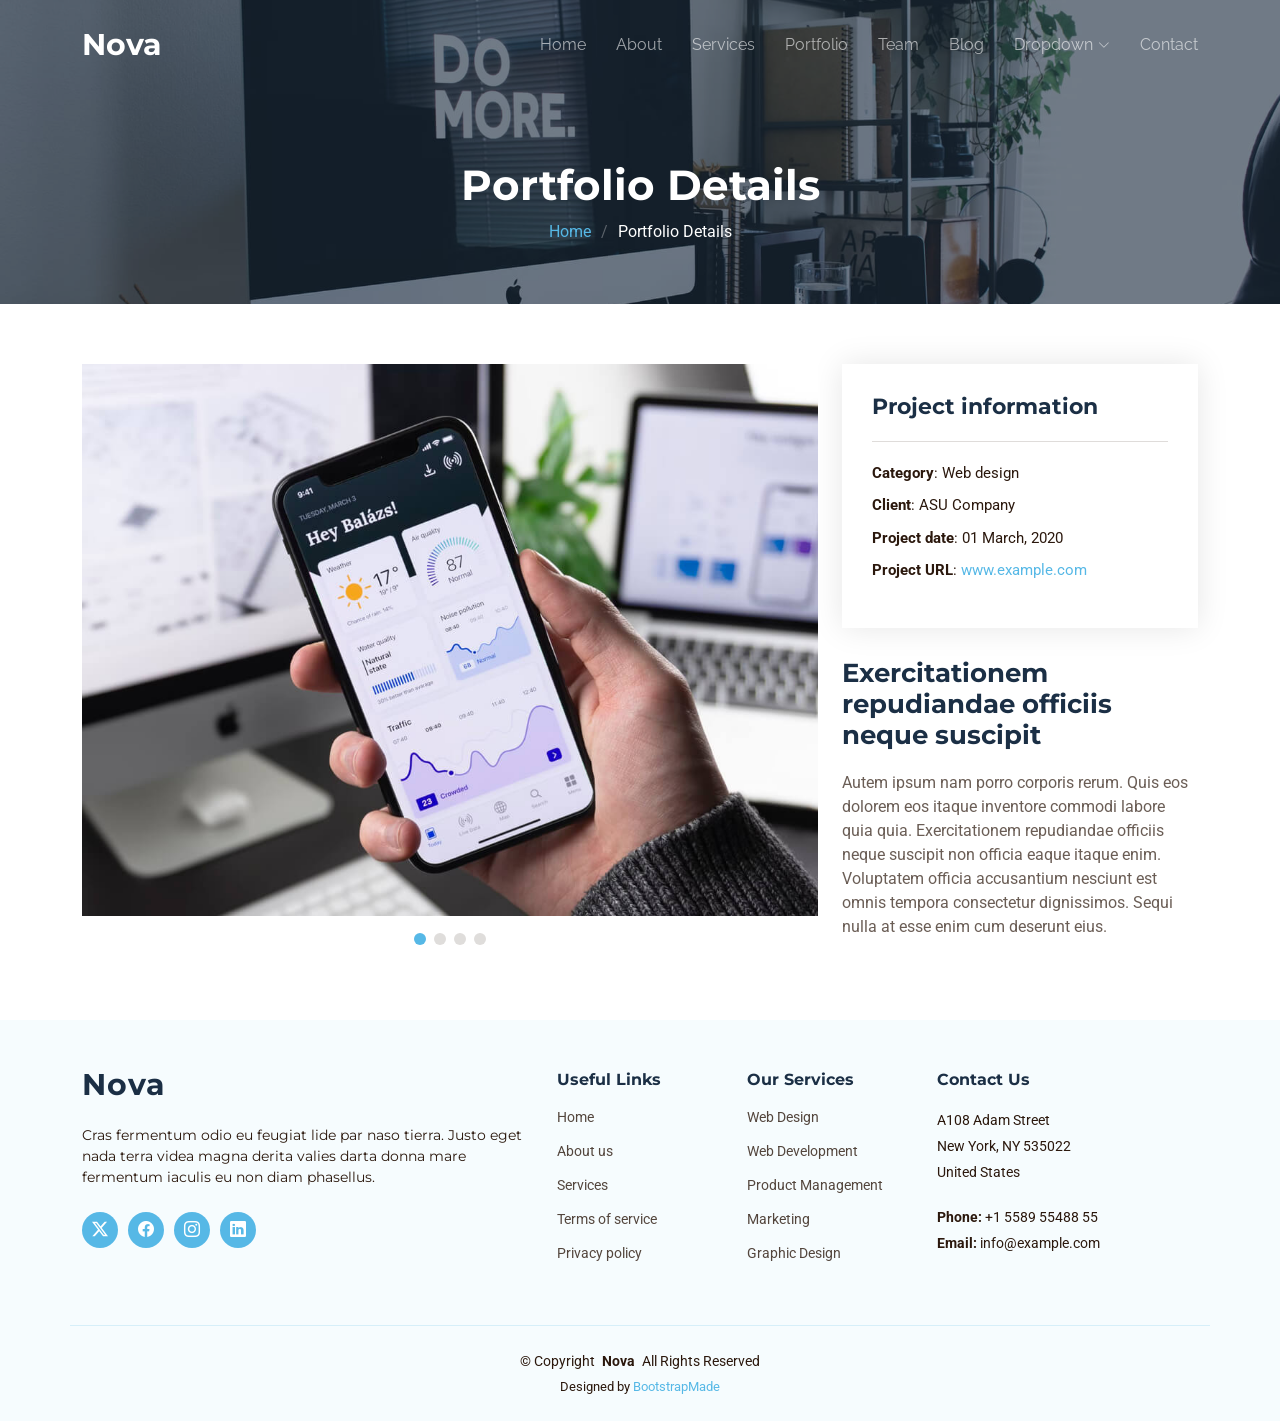
<file: Tech/Tech/wwwroot/WebTemplate/portfolio-details.html>
<!DOCTYPE html>
<html lang="en">

<head>
  <meta charset="utf-8">
  <meta content="width=device-width, initial-scale=1.0" name="viewport">
  <title>Portfolio Details - Nova Bootstrap Template</title>
  <meta content="" name="description">
  <meta content="" name="keywords">

  <!-- Favicons -->
  <link href="assets/img/favicon.png" rel="icon">
  <link href="assets/img/apple-touch-icon.png" rel="apple-touch-icon">

  <!-- Fonts -->
  <link href="https://fonts.googleapis.com" rel="preconnect">
  <link href="https://fonts.gstatic.com" rel="preconnect" crossorigin>
  <link href="https://fonts.googleapis.com/css2?family=Roboto:ital,wght@0,100;0,300;0,400;0,500;0,700;0,900;1,100;1,300;1,400;1,500;1,700;1,900&family=Montserrat:ital,wght@0,100;0,200;0,300;0,400;0,500;0,600;0,700;0,800;0,900;1,100;1,200;1,300;1,400;1,500;1,600;1,700;1,800;1,900&family=Raleway:ital,wght@0,100;0,200;0,300;0,400;0,500;0,600;0,700;0,800;0,900;1,100;1,200;1,300;1,400;1,500;1,600;1,700;1,800;1,900&display=swap" rel="stylesheet">

  <!-- Vendor CSS Files -->
  <link href="assets/vendor/bootstrap/css/bootstrap.min.css" rel="stylesheet">
  <link href="assets/vendor/bootstrap-icons/bootstrap-icons.css" rel="stylesheet">
  <link href="assets/vendor/aos/aos.css" rel="stylesheet">
  <link href="assets/vendor/glightbox/css/glightbox.min.css" rel="stylesheet">
  <link href="assets/vendor/swiper/swiper-bundle.min.css" rel="stylesheet">

  <!-- Main CSS File -->
  <link href="assets/css/main.css" rel="stylesheet">

  <!-- =======================================================
  * Template Name: Nova
  * Template URL: https://bootstrapmade.com/nova-bootstrap-business-template/
  * Updated: Jun 29 2024 with Bootstrap v5.3.3
  * Author: BootstrapMade.com
  * License: https://bootstrapmade.com/license/
  ======================================================== -->
</head>

<body class="portfolio-details-page">

  <header id="header" class="header d-flex align-items-center fixed-top">
    <div class="container-fluid container-xl position-relative d-flex align-items-center justify-content-between">

      <a href="index.html" class="logo d-flex align-items-center">
        <!-- Uncomment the line below if you also wish to use an image logo -->
        <!-- <img src="assets/img/logo.png" alt=""> -->
        <h1 class="sitename">Nova</h1>
      </a>

      <nav id="navmenu" class="navmenu">
        <ul>
          <li><a href="index.html">Home<br></a></li>
          <li><a href="about.html">About</a></li>
          <li><a href="services.html">Services</a></li>
          <li><a href="portfolio.html">Portfolio</a></li>
          <li><a href="team.html">Team</a></li>
          <li><a href="blog.html">Blog</a></li>
          <li class="dropdown"><a href="#"><span>Dropdown</span> <i class="bi bi-chevron-down toggle-dropdown"></i></a>
            <ul>
              <li><a href="#">Dropdown 1</a></li>
              <li class="dropdown"><a href="#"><span>Deep Dropdown</span> <i class="bi bi-chevron-down toggle-dropdown"></i></a>
                <ul>
                  <li><a href="#">Deep Dropdown 1</a></li>
                  <li><a href="#">Deep Dropdown 2</a></li>
                  <li><a href="#">Deep Dropdown 3</a></li>
                  <li><a href="#">Deep Dropdown 4</a></li>
                  <li><a href="#">Deep Dropdown 5</a></li>
                </ul>
              </li>
              <li><a href="#">Dropdown 2</a></li>
              <li><a href="#">Dropdown 3</a></li>
              <li><a href="#">Dropdown 4</a></li>
            </ul>
          </li>
          <li><a href="contact.html">Contact</a></li>
        </ul>
        <i class="mobile-nav-toggle d-xl-none bi bi-list"></i>
      </nav>

    </div>
  </header>

  <main class="main">

    <!-- Page Title -->
    <div class="page-title dark-background" data-aos="fade" style="background-image: url(assets/img/portfolio-page-title-bg.jpg);">
      <div class="container">
        <h1>Portfolio Details</h1>
        <nav class="breadcrumbs">
          <ol>
            <li><a href="index.html">Home</a></li>
            <li class="current">Portfolio Details</li>
          </ol>
        </nav>
      </div>
    </div><!-- End Page Title -->

    <!-- Portfolio Details Section -->
    <section id="portfolio-details" class="portfolio-details section">

      <div class="container" data-aos="fade-up" data-aos-delay="100">

        <div class="row gy-4">

          <div class="col-lg-8">
            <div class="portfolio-details-slider swiper init-swiper">

              <script type="application/json" class="swiper-config">
                {
                  "loop": true,
                  "speed": 600,
                  "autoplay": {
                    "delay": 5000
                  },
                  "slidesPerView": "auto",
                  "pagination": {
                    "el": ".swiper-pagination",
                    "type": "bullets",
                    "clickable": true
                  }
                }
              </script>

              <div class="swiper-wrapper align-items-center">

                <div class="swiper-slide">
                  <img src="assets/img/portfolio/app-1.jpg" alt="">
                </div>

                <div class="swiper-slide">
                  <img src="assets/img/portfolio/product-1.jpg" alt="">
                </div>

                <div class="swiper-slide">
                  <img src="assets/img/portfolio/branding-1.jpg" alt="">
                </div>

                <div class="swiper-slide">
                  <img src="assets/img/portfolio/books-1.jpg" alt="">
                </div>

              </div>
              <div class="swiper-pagination"></div>
            </div>
          </div>

          <div class="col-lg-4">
            <div class="portfolio-info" data-aos="fade-up" data-aos-delay="200">
              <h3>Project information</h3>
              <ul>
                <li><strong>Category</strong>: Web design</li>
                <li><strong>Client</strong>: ASU Company</li>
                <li><strong>Project date</strong>: 01 March, 2020</li>
                <li><strong>Project URL</strong>: <a href="#">www.example.com</a></li>
              </ul>
            </div>
            <div class="portfolio-description" data-aos="fade-up" data-aos-delay="300">
              <h2>Exercitationem repudiandae officiis neque suscipit</h2>
              <p>
                Autem ipsum nam porro corporis rerum. Quis eos dolorem eos itaque inventore commodi labore quia quia. Exercitationem repudiandae officiis neque suscipit non officia eaque itaque enim. Voluptatem officia accusantium nesciunt est omnis tempora consectetur dignissimos. Sequi nulla at esse enim cum deserunt eius.
              </p>
            </div>
          </div>

        </div>

      </div>

    </section><!-- /Portfolio Details Section -->

  </main>

  <footer id="footer" class="footer light-background">

    <div class="footer-top">
      <div class="container">
        <div class="row gy-4">
          <div class="col-lg-5 col-md-12 footer-about">
            <a href="index.html" class="logo d-flex align-items-center">
              <span class="sitename">Nova</span>
            </a>
            <p>Cras fermentum odio eu feugiat lide par naso tierra. Justo eget nada terra videa magna derita valies darta donna mare fermentum iaculis eu non diam phasellus.</p>
            <div class="social-links d-flex mt-4">
              <a href=""><i class="bi bi-twitter-x"></i></a>
              <a href=""><i class="bi bi-facebook"></i></a>
              <a href=""><i class="bi bi-instagram"></i></a>
              <a href=""><i class="bi bi-linkedin"></i></a>
            </div>
          </div>

          <div class="col-lg-2 col-6 footer-links">
            <h4>Useful Links</h4>
            <ul>
              <li><a href="#">Home</a></li>
              <li><a href="#">About us</a></li>
              <li><a href="#">Services</a></li>
              <li><a href="#">Terms of service</a></li>
              <li><a href="#">Privacy policy</a></li>
            </ul>
          </div>

          <div class="col-lg-2 col-6 footer-links">
            <h4>Our Services</h4>
            <ul>
              <li><a href="#">Web Design</a></li>
              <li><a href="#">Web Development</a></li>
              <li><a href="#">Product Management</a></li>
              <li><a href="#">Marketing</a></li>
              <li><a href="#">Graphic Design</a></li>
            </ul>
          </div>

          <div class="col-lg-3 col-md-12 footer-contact text-center text-md-start">
            <h4>Contact Us</h4>
            <p>A108 Adam Street</p>
            <p>New York, NY 535022</p>
            <p>United States</p>
            <p class="mt-4"><strong>Phone:</strong> <span>+1 5589 55488 55</span></p>
            <p><strong>Email:</strong> <span>info@example.com</span></p>
          </div>

        </div>
      </div>
    </div>

    <div class="container copyright text-center">
      <p>© <span>Copyright</span> <strong class="px-1 sitename">Nova</strong> <span>All Rights Reserved</span></p>
      <div class="credits">
        <!-- All the links in the footer should remain intact. -->
        <!-- You can delete the links only if you've purchased the pro version. -->
        <!-- Licensing information: https://bootstrapmade.com/license/ -->
        <!-- Purchase the pro version with working PHP/AJAX contact form: [buy-url] -->
        Designed by <a href="https://bootstrapmade.com/">BootstrapMade</a>
      </div>
    </div>

  </footer>

  <!-- Scroll Top -->
  <a href="#" id="scroll-top" class="scroll-top d-flex align-items-center justify-content-center"><i class="bi bi-arrow-up-short"></i></a>

  <!-- Preloader -->
  <div id="preloader"></div>

  <!-- Vendor JS Files -->
  <script src="assets/vendor/bootstrap/js/bootstrap.bundle.min.js"></script>
  <script src="assets/vendor/php-email-form/validate.js"></script>
  <script src="assets/vendor/aos/aos.js"></script>
  <script src="assets/vendor/glightbox/js/glightbox.min.js"></script>
  <script src="assets/vendor/swiper/swiper-bundle.min.js"></script>
  <script src="assets/vendor/imagesloaded/imagesloaded.pkgd.min.js"></script>
  <script src="assets/vendor/isotope-layout/isotope.pkgd.min.js"></script>

  <!-- Main JS File -->
  <script src="assets/js/main.js"></script>

</body>

</html>
</file>
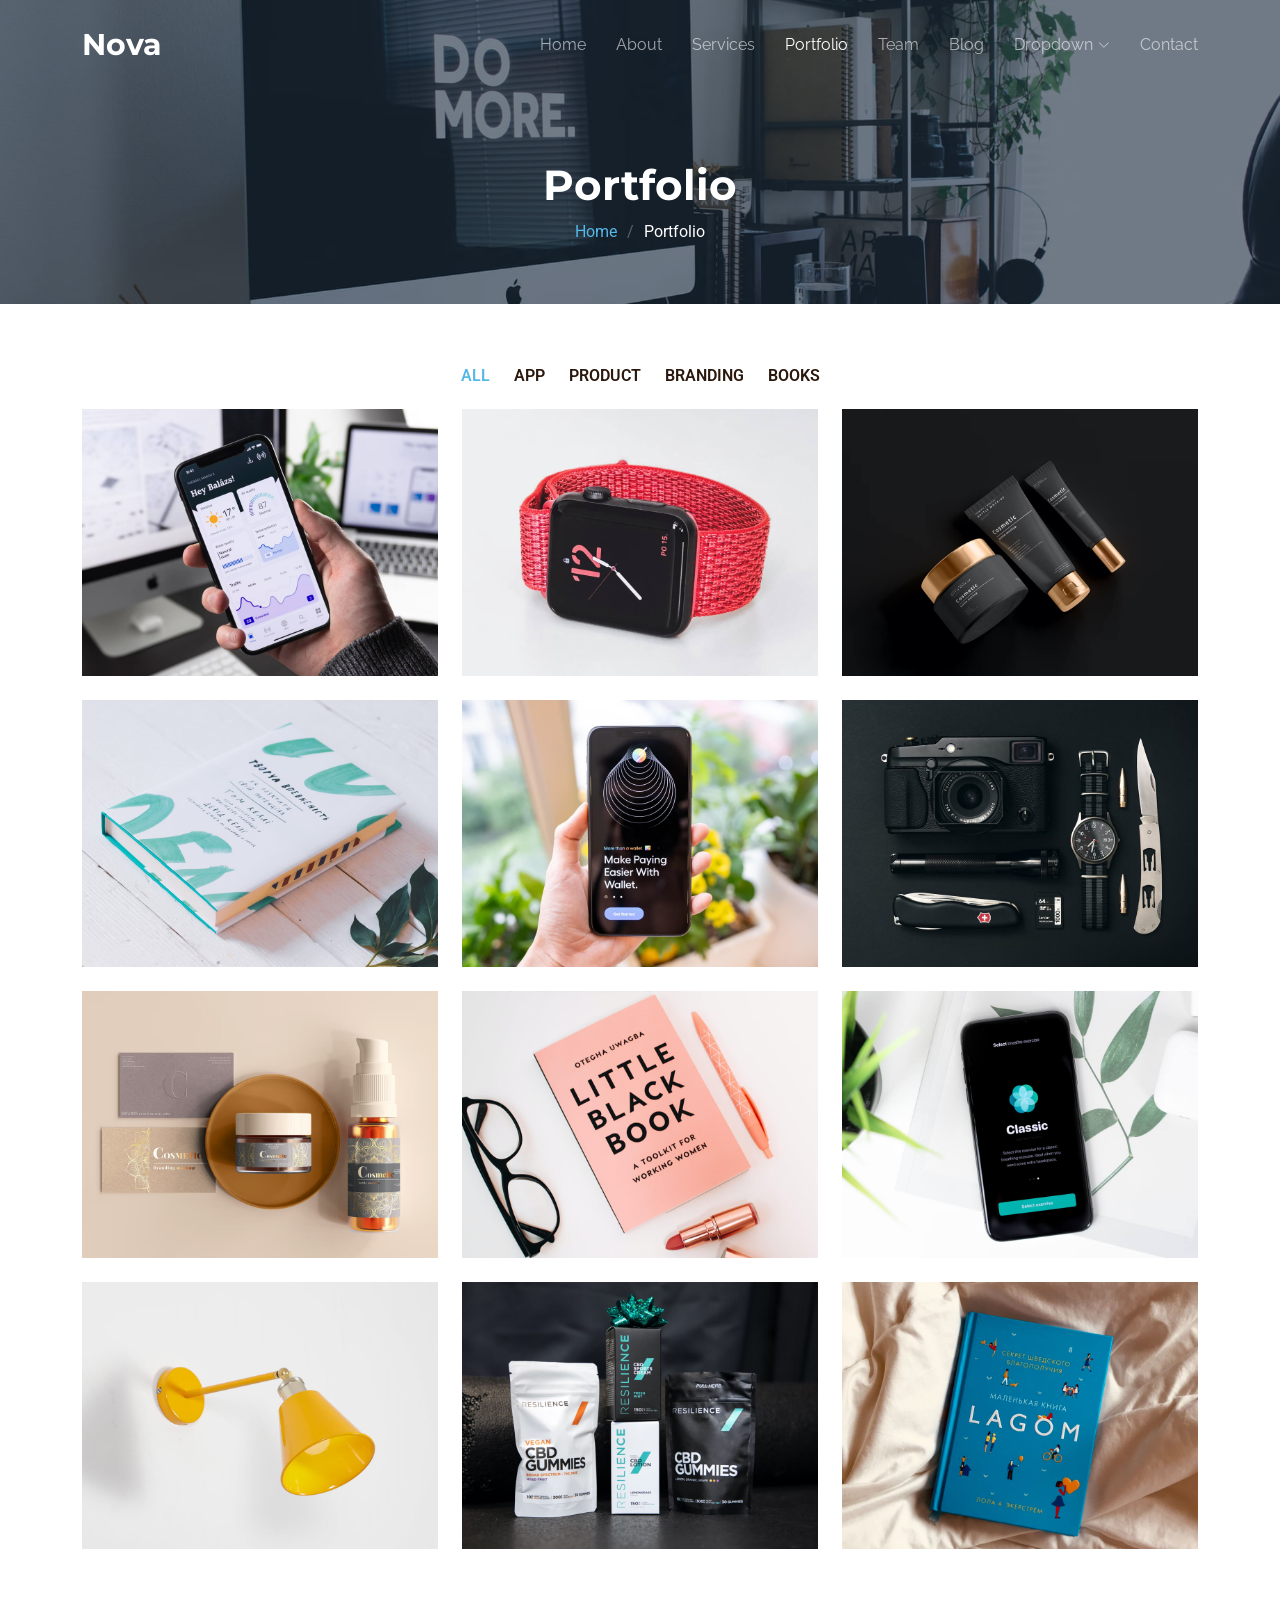
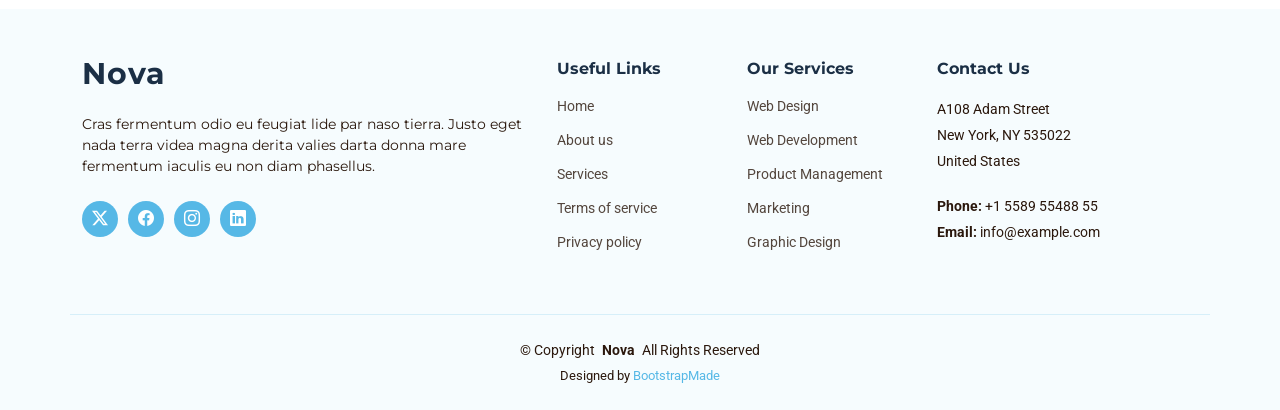
<file: Tech/Tech/wwwroot/WebTemplate/portfolio.html>
<!DOCTYPE html>
<html lang="en">

<head>
  <meta charset="utf-8">
  <meta content="width=device-width, initial-scale=1.0" name="viewport">
  <title>Portfolio - Nova Bootstrap Template</title>
  <meta content="" name="description">
  <meta content="" name="keywords">

  <!-- Favicons -->
  <link href="assets/img/favicon.png" rel="icon">
  <link href="assets/img/apple-touch-icon.png" rel="apple-touch-icon">

  <!-- Fonts -->
  <link href="https://fonts.googleapis.com" rel="preconnect">
  <link href="https://fonts.gstatic.com" rel="preconnect" crossorigin>
  <link href="https://fonts.googleapis.com/css2?family=Roboto:ital,wght@0,100;0,300;0,400;0,500;0,700;0,900;1,100;1,300;1,400;1,500;1,700;1,900&family=Montserrat:ital,wght@0,100;0,200;0,300;0,400;0,500;0,600;0,700;0,800;0,900;1,100;1,200;1,300;1,400;1,500;1,600;1,700;1,800;1,900&family=Raleway:ital,wght@0,100;0,200;0,300;0,400;0,500;0,600;0,700;0,800;0,900;1,100;1,200;1,300;1,400;1,500;1,600;1,700;1,800;1,900&display=swap" rel="stylesheet">

  <!-- Vendor CSS Files -->
  <link href="assets/vendor/bootstrap/css/bootstrap.min.css" rel="stylesheet">
  <link href="assets/vendor/bootstrap-icons/bootstrap-icons.css" rel="stylesheet">
  <link href="assets/vendor/aos/aos.css" rel="stylesheet">
  <link href="assets/vendor/glightbox/css/glightbox.min.css" rel="stylesheet">
  <link href="assets/vendor/swiper/swiper-bundle.min.css" rel="stylesheet">

  <!-- Main CSS File -->
  <link href="assets/css/main.css" rel="stylesheet">

  <!-- =======================================================
  * Template Name: Nova
  * Template URL: https://bootstrapmade.com/nova-bootstrap-business-template/
  * Updated: Jun 29 2024 with Bootstrap v5.3.3
  * Author: BootstrapMade.com
  * License: https://bootstrapmade.com/license/
  ======================================================== -->
</head>

<body class="portfolio-page">

  <header id="header" class="header d-flex align-items-center fixed-top">
    <div class="container-fluid container-xl position-relative d-flex align-items-center justify-content-between">

      <a href="index.html" class="logo d-flex align-items-center">
        <!-- Uncomment the line below if you also wish to use an image logo -->
        <!-- <img src="assets/img/logo.png" alt=""> -->
        <h1 class="sitename">Nova</h1>
      </a>

      <nav id="navmenu" class="navmenu">
        <ul>
          <li><a href="index.html">Home<br></a></li>
          <li><a href="about.html">About</a></li>
          <li><a href="services.html">Services</a></li>
          <li><a href="portfolio.html" class="active">Portfolio</a></li>
          <li><a href="team.html">Team</a></li>
          <li><a href="blog.html">Blog</a></li>
          <li class="dropdown"><a href="#"><span>Dropdown</span> <i class="bi bi-chevron-down toggle-dropdown"></i></a>
            <ul>
              <li><a href="#">Dropdown 1</a></li>
              <li class="dropdown"><a href="#"><span>Deep Dropdown</span> <i class="bi bi-chevron-down toggle-dropdown"></i></a>
                <ul>
                  <li><a href="#">Deep Dropdown 1</a></li>
                  <li><a href="#">Deep Dropdown 2</a></li>
                  <li><a href="#">Deep Dropdown 3</a></li>
                  <li><a href="#">Deep Dropdown 4</a></li>
                  <li><a href="#">Deep Dropdown 5</a></li>
                </ul>
              </li>
              <li><a href="#">Dropdown 2</a></li>
              <li><a href="#">Dropdown 3</a></li>
              <li><a href="#">Dropdown 4</a></li>
            </ul>
          </li>
          <li><a href="contact.html">Contact</a></li>
        </ul>
        <i class="mobile-nav-toggle d-xl-none bi bi-list"></i>
      </nav>

    </div>
  </header>

  <main class="main">

    <!-- Page Title -->
    <div class="page-title dark-background" data-aos="fade" style="background-image: url(assets/img/portfolio-page-title-bg.jpg);">
      <div class="container">
        <h1>Portfolio</h1>
        <nav class="breadcrumbs">
          <ol>
            <li><a href="index.html">Home</a></li>
            <li class="current">Portfolio</li>
          </ol>
        </nav>
      </div>
    </div><!-- End Page Title -->

    <!-- Portfolio Section -->
    <section id="portfolio" class="portfolio section">

      <div class="container">

        <div class="isotope-layout" data-default-filter="*" data-layout="masonry" data-sort="original-order">

          <ul class="portfolio-filters isotope-filters" data-aos="fade-up" data-aos-delay="100">
            <li data-filter="*" class="filter-active">All</li>
            <li data-filter=".filter-app">App</li>
            <li data-filter=".filter-product">Product</li>
            <li data-filter=".filter-branding">Branding</li>
            <li data-filter=".filter-books">Books</li>
          </ul><!-- End Portfolio Filters -->

          <div class="row gy-4 isotope-container" data-aos="fade-up" data-aos-delay="200">

            <div class="col-lg-4 col-md-6 portfolio-item isotope-item filter-app">
              <img src="assets/img/portfolio/app-1.jpg" class="img-fluid" alt="">
              <div class="portfolio-info">
                <h4>App 1</h4>
                <p>Lorem ipsum, dolor sit amet consectetur</p>
                <a href="assets/img/portfolio/app-1.jpg" title="App 1" data-gallery="portfolio-gallery-app" class="glightbox preview-link"><i class="bi bi-zoom-in"></i></a>
                <a href="portfolio-details.html" title="More Details" class="details-link"><i class="bi bi-link-45deg"></i></a>
              </div>
            </div><!-- End Portfolio Item -->

            <div class="col-lg-4 col-md-6 portfolio-item isotope-item filter-product">
              <img src="assets/img/portfolio/product-1.jpg" class="img-fluid" alt="">
              <div class="portfolio-info">
                <h4>Product 1</h4>
                <p>Lorem ipsum, dolor sit amet consectetur</p>
                <a href="assets/img/portfolio/product-1.jpg" title="Product 1" data-gallery="portfolio-gallery-product" class="glightbox preview-link"><i class="bi bi-zoom-in"></i></a>
                <a href="portfolio-details.html" title="More Details" class="details-link"><i class="bi bi-link-45deg"></i></a>
              </div>
            </div><!-- End Portfolio Item -->

            <div class="col-lg-4 col-md-6 portfolio-item isotope-item filter-branding">
              <img src="assets/img/portfolio/branding-1.jpg" class="img-fluid" alt="">
              <div class="portfolio-info">
                <h4>Branding 1</h4>
                <p>Lorem ipsum, dolor sit amet consectetur</p>
                <a href="assets/img/portfolio/branding-1.jpg" title="Branding 1" data-gallery="portfolio-gallery-branding" class="glightbox preview-link"><i class="bi bi-zoom-in"></i></a>
                <a href="portfolio-details.html" title="More Details" class="details-link"><i class="bi bi-link-45deg"></i></a>
              </div>
            </div><!-- End Portfolio Item -->

            <div class="col-lg-4 col-md-6 portfolio-item isotope-item filter-books">
              <img src="assets/img/portfolio/books-1.jpg" class="img-fluid" alt="">
              <div class="portfolio-info">
                <h4>Books 1</h4>
                <p>Lorem ipsum, dolor sit amet consectetur</p>
                <a href="assets/img/portfolio/books-1.jpg" title="Branding 1" data-gallery="portfolio-gallery-book" class="glightbox preview-link"><i class="bi bi-zoom-in"></i></a>
                <a href="portfolio-details.html" title="More Details" class="details-link"><i class="bi bi-link-45deg"></i></a>
              </div>
            </div><!-- End Portfolio Item -->

            <div class="col-lg-4 col-md-6 portfolio-item isotope-item filter-app">
              <img src="assets/img/portfolio/app-2.jpg" class="img-fluid" alt="">
              <div class="portfolio-info">
                <h4>App 2</h4>
                <p>Lorem ipsum, dolor sit amet consectetur</p>
                <a href="assets/img/portfolio/app-2.jpg" title="App 2" data-gallery="portfolio-gallery-app" class="glightbox preview-link"><i class="bi bi-zoom-in"></i></a>
                <a href="portfolio-details.html" title="More Details" class="details-link"><i class="bi bi-link-45deg"></i></a>
              </div>
            </div><!-- End Portfolio Item -->

            <div class="col-lg-4 col-md-6 portfolio-item isotope-item filter-product">
              <img src="assets/img/portfolio/product-2.jpg" class="img-fluid" alt="">
              <div class="portfolio-info">
                <h4>Product 2</h4>
                <p>Lorem ipsum, dolor sit amet consectetur</p>
                <a href="assets/img/portfolio/product-2.jpg" title="Product 2" data-gallery="portfolio-gallery-product" class="glightbox preview-link"><i class="bi bi-zoom-in"></i></a>
                <a href="portfolio-details.html" title="More Details" class="details-link"><i class="bi bi-link-45deg"></i></a>
              </div>
            </div><!-- End Portfolio Item -->

            <div class="col-lg-4 col-md-6 portfolio-item isotope-item filter-branding">
              <img src="assets/img/portfolio/branding-2.jpg" class="img-fluid" alt="">
              <div class="portfolio-info">
                <h4>Branding 2</h4>
                <p>Lorem ipsum, dolor sit amet consectetur</p>
                <a href="assets/img/portfolio/branding-2.jpg" title="Branding 2" data-gallery="portfolio-gallery-branding" class="glightbox preview-link"><i class="bi bi-zoom-in"></i></a>
                <a href="portfolio-details.html" title="More Details" class="details-link"><i class="bi bi-link-45deg"></i></a>
              </div>
            </div><!-- End Portfolio Item -->

            <div class="col-lg-4 col-md-6 portfolio-item isotope-item filter-books">
              <img src="assets/img/portfolio/books-2.jpg" class="img-fluid" alt="">
              <div class="portfolio-info">
                <h4>Books 2</h4>
                <p>Lorem ipsum, dolor sit amet consectetur</p>
                <a href="assets/img/portfolio/books-2.jpg" title="Branding 2" data-gallery="portfolio-gallery-book" class="glightbox preview-link"><i class="bi bi-zoom-in"></i></a>
                <a href="portfolio-details.html" title="More Details" class="details-link"><i class="bi bi-link-45deg"></i></a>
              </div>
            </div><!-- End Portfolio Item -->

            <div class="col-lg-4 col-md-6 portfolio-item isotope-item filter-app">
              <img src="assets/img/portfolio/app-3.jpg" class="img-fluid" alt="">
              <div class="portfolio-info">
                <h4>App 3</h4>
                <p>Lorem ipsum, dolor sit amet consectetur</p>
                <a href="assets/img/portfolio/app-3.jpg" title="App 3" data-gallery="portfolio-gallery-app" class="glightbox preview-link"><i class="bi bi-zoom-in"></i></a>
                <a href="portfolio-details.html" title="More Details" class="details-link"><i class="bi bi-link-45deg"></i></a>
              </div>
            </div><!-- End Portfolio Item -->

            <div class="col-lg-4 col-md-6 portfolio-item isotope-item filter-product">
              <img src="assets/img/portfolio/product-3.jpg" class="img-fluid" alt="">
              <div class="portfolio-info">
                <h4>Product 3</h4>
                <p>Lorem ipsum, dolor sit amet consectetur</p>
                <a href="assets/img/portfolio/product-3.jpg" title="Product 3" data-gallery="portfolio-gallery-product" class="glightbox preview-link"><i class="bi bi-zoom-in"></i></a>
                <a href="portfolio-details.html" title="More Details" class="details-link"><i class="bi bi-link-45deg"></i></a>
              </div>
            </div><!-- End Portfolio Item -->

            <div class="col-lg-4 col-md-6 portfolio-item isotope-item filter-branding">
              <img src="assets/img/portfolio/branding-3.jpg" class="img-fluid" alt="">
              <div class="portfolio-info">
                <h4>Branding 3</h4>
                <p>Lorem ipsum, dolor sit amet consectetur</p>
                <a href="assets/img/portfolio/branding-3.jpg" title="Branding 2" data-gallery="portfolio-gallery-branding" class="glightbox preview-link"><i class="bi bi-zoom-in"></i></a>
                <a href="portfolio-details.html" title="More Details" class="details-link"><i class="bi bi-link-45deg"></i></a>
              </div>
            </div><!-- End Portfolio Item -->

            <div class="col-lg-4 col-md-6 portfolio-item isotope-item filter-books">
              <img src="assets/img/portfolio/books-3.jpg" class="img-fluid" alt="">
              <div class="portfolio-info">
                <h4>Books 3</h4>
                <p>Lorem ipsum, dolor sit amet consectetur</p>
                <a href="assets/img/portfolio/books-3.jpg" title="Branding 3" data-gallery="portfolio-gallery-book" class="glightbox preview-link"><i class="bi bi-zoom-in"></i></a>
                <a href="portfolio-details.html" title="More Details" class="details-link"><i class="bi bi-link-45deg"></i></a>
              </div>
            </div><!-- End Portfolio Item -->

          </div><!-- End Portfolio Container -->

        </div>

      </div>

    </section><!-- /Portfolio Section -->

  </main>

  <footer id="footer" class="footer light-background">

    <div class="footer-top">
      <div class="container">
        <div class="row gy-4">
          <div class="col-lg-5 col-md-12 footer-about">
            <a href="index.html" class="logo d-flex align-items-center">
              <span class="sitename">Nova</span>
            </a>
            <p>Cras fermentum odio eu feugiat lide par naso tierra. Justo eget nada terra videa magna derita valies darta donna mare fermentum iaculis eu non diam phasellus.</p>
            <div class="social-links d-flex mt-4">
              <a href=""><i class="bi bi-twitter-x"></i></a>
              <a href=""><i class="bi bi-facebook"></i></a>
              <a href=""><i class="bi bi-instagram"></i></a>
              <a href=""><i class="bi bi-linkedin"></i></a>
            </div>
          </div>

          <div class="col-lg-2 col-6 footer-links">
            <h4>Useful Links</h4>
            <ul>
              <li><a href="#">Home</a></li>
              <li><a href="#">About us</a></li>
              <li><a href="#">Services</a></li>
              <li><a href="#">Terms of service</a></li>
              <li><a href="#">Privacy policy</a></li>
            </ul>
          </div>

          <div class="col-lg-2 col-6 footer-links">
            <h4>Our Services</h4>
            <ul>
              <li><a href="#">Web Design</a></li>
              <li><a href="#">Web Development</a></li>
              <li><a href="#">Product Management</a></li>
              <li><a href="#">Marketing</a></li>
              <li><a href="#">Graphic Design</a></li>
            </ul>
          </div>

          <div class="col-lg-3 col-md-12 footer-contact text-center text-md-start">
            <h4>Contact Us</h4>
            <p>A108 Adam Street</p>
            <p>New York, NY 535022</p>
            <p>United States</p>
            <p class="mt-4"><strong>Phone:</strong> <span>+1 5589 55488 55</span></p>
            <p><strong>Email:</strong> <span>info@example.com</span></p>
          </div>

        </div>
      </div>
    </div>

    <div class="container copyright text-center">
      <p>© <span>Copyright</span> <strong class="px-1 sitename">Nova</strong> <span>All Rights Reserved</span></p>
      <div class="credits">
        <!-- All the links in the footer should remain intact. -->
        <!-- You can delete the links only if you've purchased the pro version. -->
        <!-- Licensing information: https://bootstrapmade.com/license/ -->
        <!-- Purchase the pro version with working PHP/AJAX contact form: [buy-url] -->
        Designed by <a href="https://bootstrapmade.com/">BootstrapMade</a>
      </div>
    </div>

  </footer>

  <!-- Scroll Top -->
  <a href="#" id="scroll-top" class="scroll-top d-flex align-items-center justify-content-center"><i class="bi bi-arrow-up-short"></i></a>

  <!-- Preloader -->
  <div id="preloader"></div>

  <!-- Vendor JS Files -->
  <script src="assets/vendor/bootstrap/js/bootstrap.bundle.min.js"></script>
  <script src="assets/vendor/php-email-form/validate.js"></script>
  <script src="assets/vendor/aos/aos.js"></script>
  <script src="assets/vendor/glightbox/js/glightbox.min.js"></script>
  <script src="assets/vendor/swiper/swiper-bundle.min.js"></script>
  <script src="assets/vendor/imagesloaded/imagesloaded.pkgd.min.js"></script>
  <script src="assets/vendor/isotope-layout/isotope.pkgd.min.js"></script>

  <!-- Main JS File -->
  <script src="assets/js/main.js"></script>

</body>

</html>
</file>
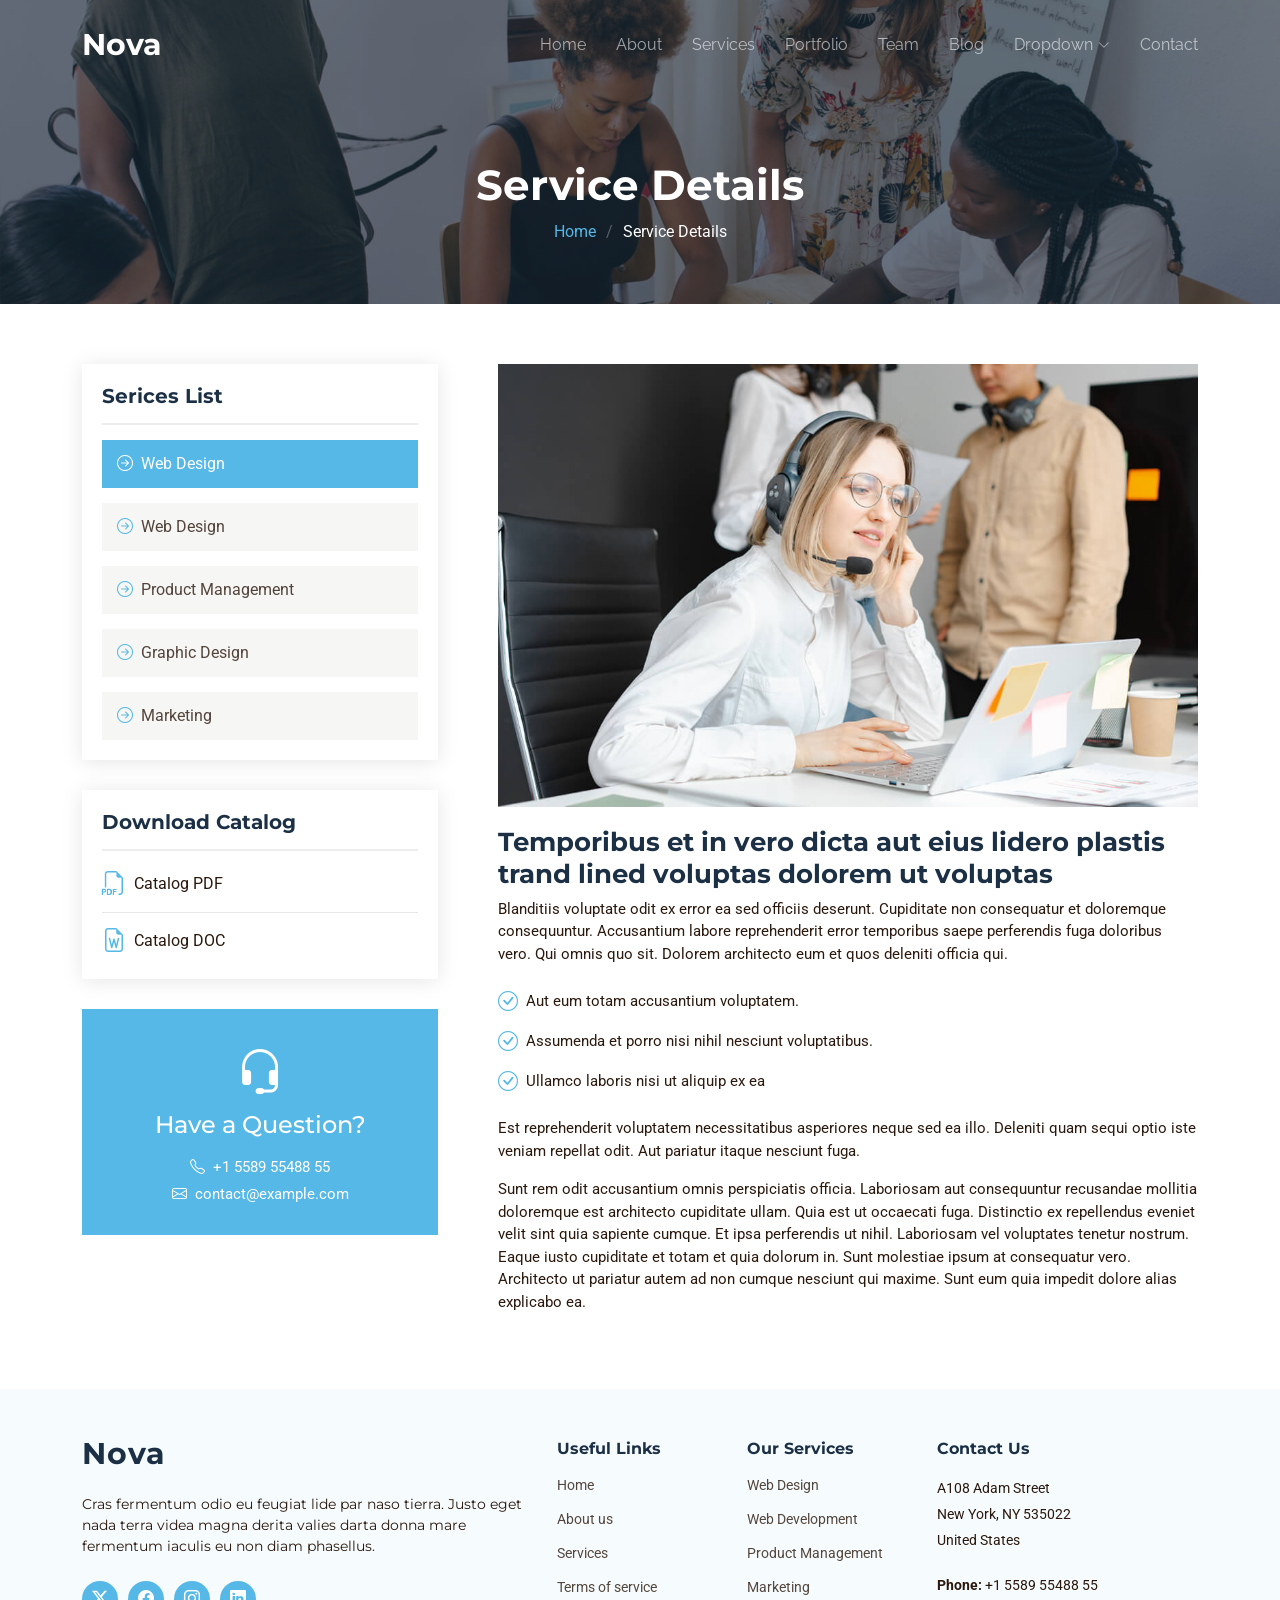
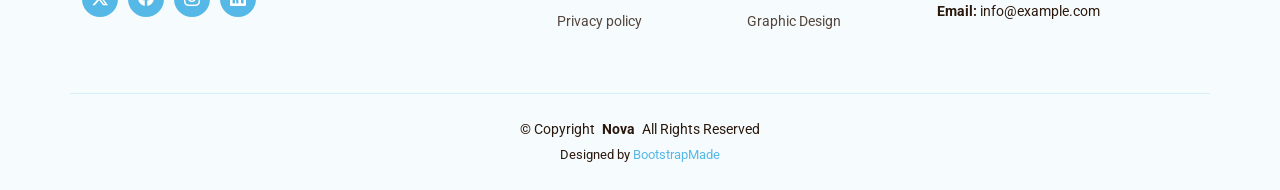
<file: Tech/Tech/wwwroot/WebTemplate/service-details.html>
<!DOCTYPE html>
<html lang="en">

<head>
  <meta charset="utf-8">
  <meta content="width=device-width, initial-scale=1.0" name="viewport">
  <title>Service Details - Nova Bootstrap Template</title>
  <meta content="" name="description">
  <meta content="" name="keywords">

  <!-- Favicons -->
  <link href="assets/img/favicon.png" rel="icon">
  <link href="assets/img/apple-touch-icon.png" rel="apple-touch-icon">

  <!-- Fonts -->
  <link href="https://fonts.googleapis.com" rel="preconnect">
  <link href="https://fonts.gstatic.com" rel="preconnect" crossorigin>
  <link href="https://fonts.googleapis.com/css2?family=Roboto:ital,wght@0,100;0,300;0,400;0,500;0,700;0,900;1,100;1,300;1,400;1,500;1,700;1,900&family=Montserrat:ital,wght@0,100;0,200;0,300;0,400;0,500;0,600;0,700;0,800;0,900;1,100;1,200;1,300;1,400;1,500;1,600;1,700;1,800;1,900&family=Raleway:ital,wght@0,100;0,200;0,300;0,400;0,500;0,600;0,700;0,800;0,900;1,100;1,200;1,300;1,400;1,500;1,600;1,700;1,800;1,900&display=swap" rel="stylesheet">

  <!-- Vendor CSS Files -->
  <link href="assets/vendor/bootstrap/css/bootstrap.min.css" rel="stylesheet">
  <link href="assets/vendor/bootstrap-icons/bootstrap-icons.css" rel="stylesheet">
  <link href="assets/vendor/aos/aos.css" rel="stylesheet">
  <link href="assets/vendor/glightbox/css/glightbox.min.css" rel="stylesheet">
  <link href="assets/vendor/swiper/swiper-bundle.min.css" rel="stylesheet">

  <!-- Main CSS File -->
  <link href="assets/css/main.css" rel="stylesheet">

  <!-- =======================================================
  * Template Name: Nova
  * Template URL: https://bootstrapmade.com/nova-bootstrap-business-template/
  * Updated: Jun 29 2024 with Bootstrap v5.3.3
  * Author: BootstrapMade.com
  * License: https://bootstrapmade.com/license/
  ======================================================== -->
</head>

<body class="service-details-page">

  <header id="header" class="header d-flex align-items-center fixed-top">
    <div class="container-fluid container-xl position-relative d-flex align-items-center justify-content-between">

      <a href="index.html" class="logo d-flex align-items-center">
        <!-- Uncomment the line below if you also wish to use an image logo -->
        <!-- <img src="assets/img/logo.png" alt=""> -->
        <h1 class="sitename">Nova</h1>
      </a>

      <nav id="navmenu" class="navmenu">
        <ul>
          <li><a href="index.html">Home<br></a></li>
          <li><a href="about.html">About</a></li>
          <li><a href="services.html">Services</a></li>
          <li><a href="portfolio.html">Portfolio</a></li>
          <li><a href="team.html">Team</a></li>
          <li><a href="blog.html">Blog</a></li>
          <li class="dropdown"><a href="#"><span>Dropdown</span> <i class="bi bi-chevron-down toggle-dropdown"></i></a>
            <ul>
              <li><a href="#">Dropdown 1</a></li>
              <li class="dropdown"><a href="#"><span>Deep Dropdown</span> <i class="bi bi-chevron-down toggle-dropdown"></i></a>
                <ul>
                  <li><a href="#">Deep Dropdown 1</a></li>
                  <li><a href="#">Deep Dropdown 2</a></li>
                  <li><a href="#">Deep Dropdown 3</a></li>
                  <li><a href="#">Deep Dropdown 4</a></li>
                  <li><a href="#">Deep Dropdown 5</a></li>
                </ul>
              </li>
              <li><a href="#">Dropdown 2</a></li>
              <li><a href="#">Dropdown 3</a></li>
              <li><a href="#">Dropdown 4</a></li>
            </ul>
          </li>
          <li><a href="contact.html">Contact</a></li>
        </ul>
        <i class="mobile-nav-toggle d-xl-none bi bi-list"></i>
      </nav>

    </div>
  </header>

  <main class="main">

    <!-- Page Title -->
    <div class="page-title dark-background" data-aos="fade" style="background-image: url(assets/img/services-page-title-bg.jpg);">
      <div class="container">
        <h1>Service Details</h1>
        <nav class="breadcrumbs">
          <ol>
            <li><a href="index.html">Home</a></li>
            <li class="current">Service Details</li>
          </ol>
        </nav>
      </div>
    </div><!-- End Page Title -->

    <!-- Service Details Section -->
    <section id="service-details" class="service-details section">

      <div class="container">

        <div class="row gy-5">

          <div class="col-lg-4" data-aos="fade-up" data-aos-delay="100">

            <div class="service-box">
              <h4>Serices List</h4>
              <div class="services-list">
                <a href="#" class="active"><i class="bi bi-arrow-right-circle"></i><span>Web Design</span></a>
                <a href="#"><i class="bi bi-arrow-right-circle"></i><span>Web Design</span></a>
                <a href="#"><i class="bi bi-arrow-right-circle"></i><span>Product Management</span></a>
                <a href="#"><i class="bi bi-arrow-right-circle"></i><span>Graphic Design</span></a>
                <a href="#"><i class="bi bi-arrow-right-circle"></i><span>Marketing</span></a>
              </div>
            </div><!-- End Services List -->

            <div class="service-box">
              <h4>Download Catalog</h4>
              <div class="download-catalog">
                <a href="#"><i class="bi bi-filetype-pdf"></i><span>Catalog PDF</span></a>
                <a href="#"><i class="bi bi-file-earmark-word"></i><span>Catalog DOC</span></a>
              </div>
            </div><!-- End Services List -->

            <div class="help-box d-flex flex-column justify-content-center align-items-center">
              <i class="bi bi-headset help-icon"></i>
              <h4>Have a Question?</h4>
              <p class="d-flex align-items-center mt-2 mb-0"><i class="bi bi-telephone me-2"></i> <span>+1 5589 55488 55</span></p>
              <p class="d-flex align-items-center mt-1 mb-0"><i class="bi bi-envelope me-2"></i> <a href="mailto:contact@example.com">contact@example.com</a></p>
            </div>

          </div>

          <div class="col-lg-8 ps-lg-5" data-aos="fade-up" data-aos-delay="200">
            <img src="assets/img/services.jpg" alt="" class="img-fluid services-img">
            <h3>Temporibus et in vero dicta aut eius lidero plastis trand lined voluptas dolorem ut voluptas</h3>
            <p>
              Blanditiis voluptate odit ex error ea sed officiis deserunt. Cupiditate non consequatur et doloremque consequuntur. Accusantium labore reprehenderit error temporibus saepe perferendis fuga doloribus vero. Qui omnis quo sit. Dolorem architecto eum et quos deleniti officia qui.
            </p>
            <ul>
              <li><i class="bi bi-check-circle"></i> <span>Aut eum totam accusantium voluptatem.</span></li>
              <li><i class="bi bi-check-circle"></i> <span>Assumenda et porro nisi nihil nesciunt voluptatibus.</span></li>
              <li><i class="bi bi-check-circle"></i> <span>Ullamco laboris nisi ut aliquip ex ea</span></li>
            </ul>
            <p>
              Est reprehenderit voluptatem necessitatibus asperiores neque sed ea illo. Deleniti quam sequi optio iste veniam repellat odit. Aut pariatur itaque nesciunt fuga.
            </p>
            <p>
              Sunt rem odit accusantium omnis perspiciatis officia. Laboriosam aut consequuntur recusandae mollitia doloremque est architecto cupiditate ullam. Quia est ut occaecati fuga. Distinctio ex repellendus eveniet velit sint quia sapiente cumque. Et ipsa perferendis ut nihil. Laboriosam vel voluptates tenetur nostrum. Eaque iusto cupiditate et totam et quia dolorum in. Sunt molestiae ipsum at consequatur vero. Architecto ut pariatur autem ad non cumque nesciunt qui maxime. Sunt eum quia impedit dolore alias explicabo ea.
            </p>
          </div>

        </div>

      </div>

    </section><!-- /Service Details Section -->

  </main>

  <footer id="footer" class="footer light-background">

    <div class="footer-top">
      <div class="container">
        <div class="row gy-4">
          <div class="col-lg-5 col-md-12 footer-about">
            <a href="index.html" class="logo d-flex align-items-center">
              <span class="sitename">Nova</span>
            </a>
            <p>Cras fermentum odio eu feugiat lide par naso tierra. Justo eget nada terra videa magna derita valies darta donna mare fermentum iaculis eu non diam phasellus.</p>
            <div class="social-links d-flex mt-4">
              <a href=""><i class="bi bi-twitter-x"></i></a>
              <a href=""><i class="bi bi-facebook"></i></a>
              <a href=""><i class="bi bi-instagram"></i></a>
              <a href=""><i class="bi bi-linkedin"></i></a>
            </div>
          </div>

          <div class="col-lg-2 col-6 footer-links">
            <h4>Useful Links</h4>
            <ul>
              <li><a href="#">Home</a></li>
              <li><a href="#">About us</a></li>
              <li><a href="#">Services</a></li>
              <li><a href="#">Terms of service</a></li>
              <li><a href="#">Privacy policy</a></li>
            </ul>
          </div>

          <div class="col-lg-2 col-6 footer-links">
            <h4>Our Services</h4>
            <ul>
              <li><a href="#">Web Design</a></li>
              <li><a href="#">Web Development</a></li>
              <li><a href="#">Product Management</a></li>
              <li><a href="#">Marketing</a></li>
              <li><a href="#">Graphic Design</a></li>
            </ul>
          </div>

          <div class="col-lg-3 col-md-12 footer-contact text-center text-md-start">
            <h4>Contact Us</h4>
            <p>A108 Adam Street</p>
            <p>New York, NY 535022</p>
            <p>United States</p>
            <p class="mt-4"><strong>Phone:</strong> <span>+1 5589 55488 55</span></p>
            <p><strong>Email:</strong> <span>info@example.com</span></p>
          </div>

        </div>
      </div>
    </div>

    <div class="container copyright text-center">
      <p>© <span>Copyright</span> <strong class="px-1 sitename">Nova</strong> <span>All Rights Reserved</span></p>
      <div class="credits">
        <!-- All the links in the footer should remain intact. -->
        <!-- You can delete the links only if you've purchased the pro version. -->
        <!-- Licensing information: https://bootstrapmade.com/license/ -->
        <!-- Purchase the pro version with working PHP/AJAX contact form: [buy-url] -->
        Designed by <a href="https://bootstrapmade.com/">BootstrapMade</a>
      </div>
    </div>

  </footer>

  <!-- Scroll Top -->
  <a href="#" id="scroll-top" class="scroll-top d-flex align-items-center justify-content-center"><i class="bi bi-arrow-up-short"></i></a>

  <!-- Preloader -->
  <div id="preloader"></div>

  <!-- Vendor JS Files -->
  <script src="assets/vendor/bootstrap/js/bootstrap.bundle.min.js"></script>
  <script src="assets/vendor/php-email-form/validate.js"></script>
  <script src="assets/vendor/aos/aos.js"></script>
  <script src="assets/vendor/glightbox/js/glightbox.min.js"></script>
  <script src="assets/vendor/swiper/swiper-bundle.min.js"></script>
  <script src="assets/vendor/imagesloaded/imagesloaded.pkgd.min.js"></script>
  <script src="assets/vendor/isotope-layout/isotope.pkgd.min.js"></script>

  <!-- Main JS File -->
  <script src="assets/js/main.js"></script>

</body>

</html>
</file>
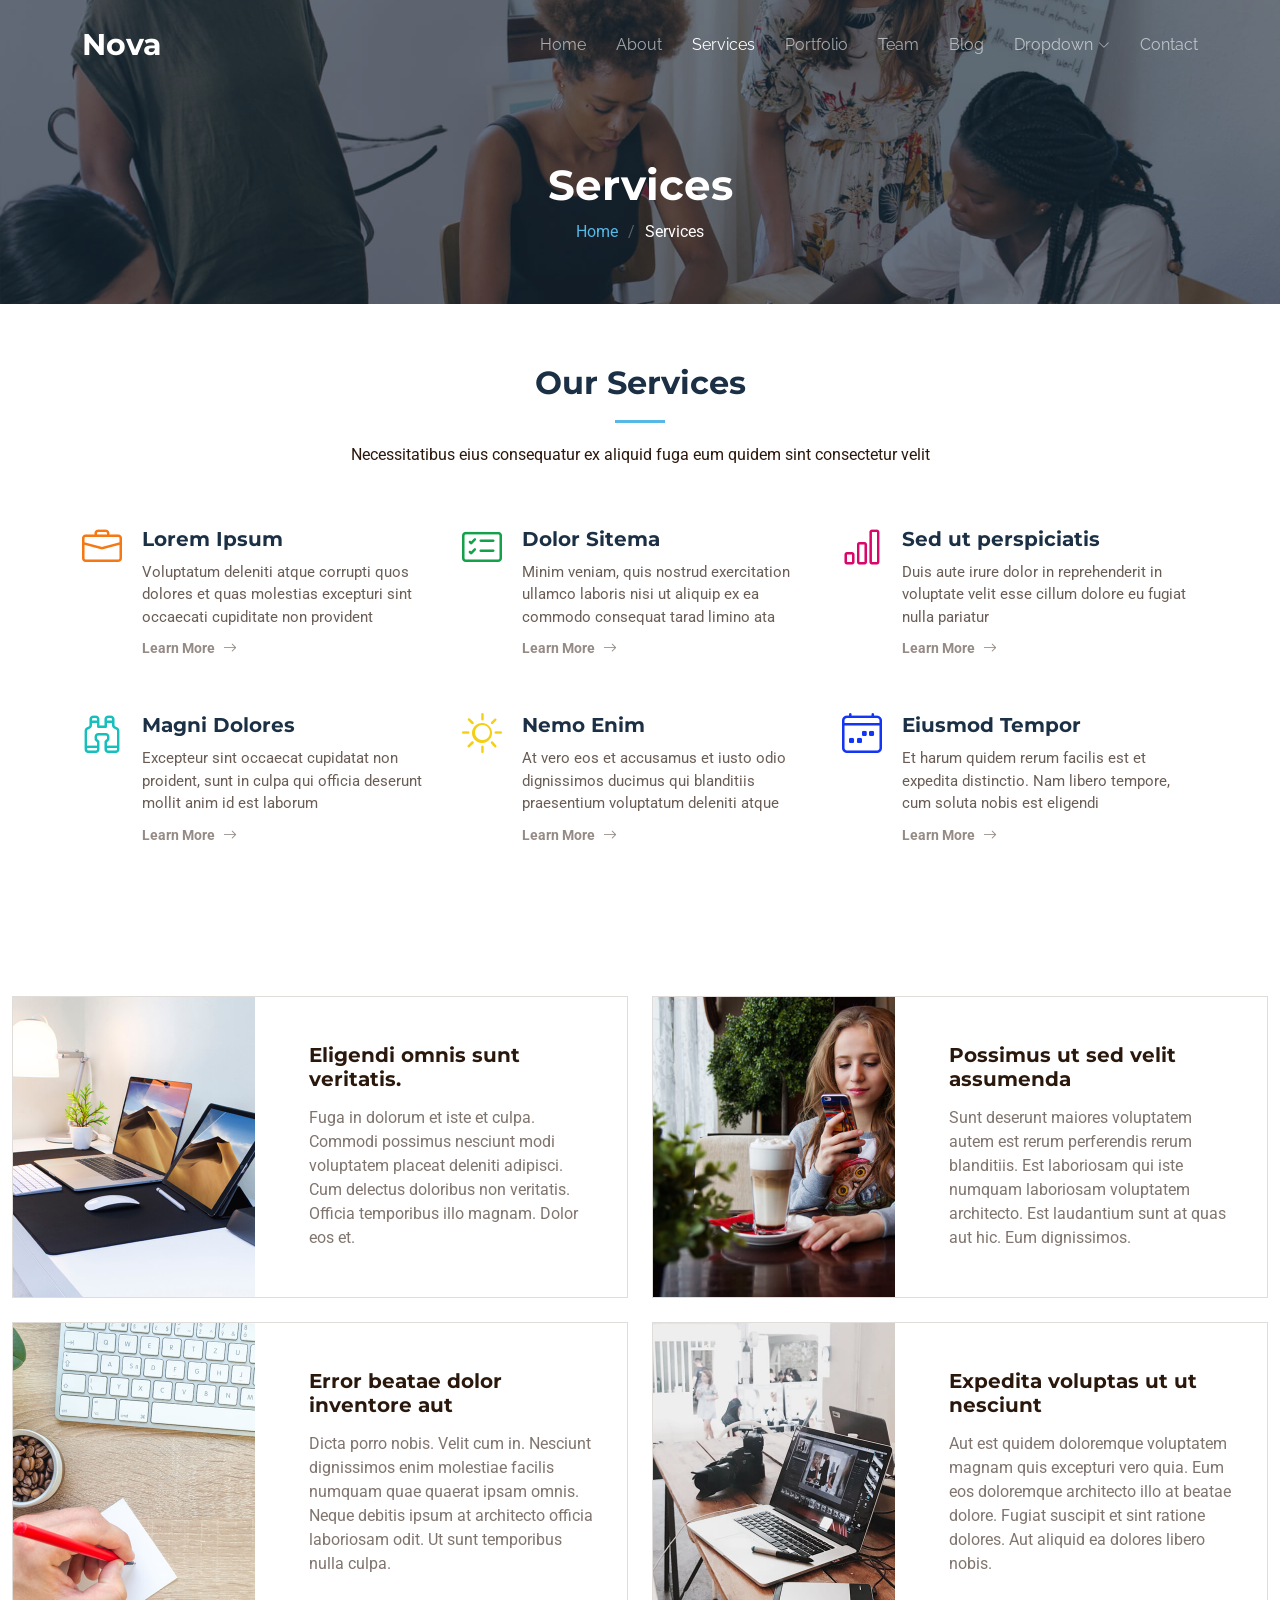
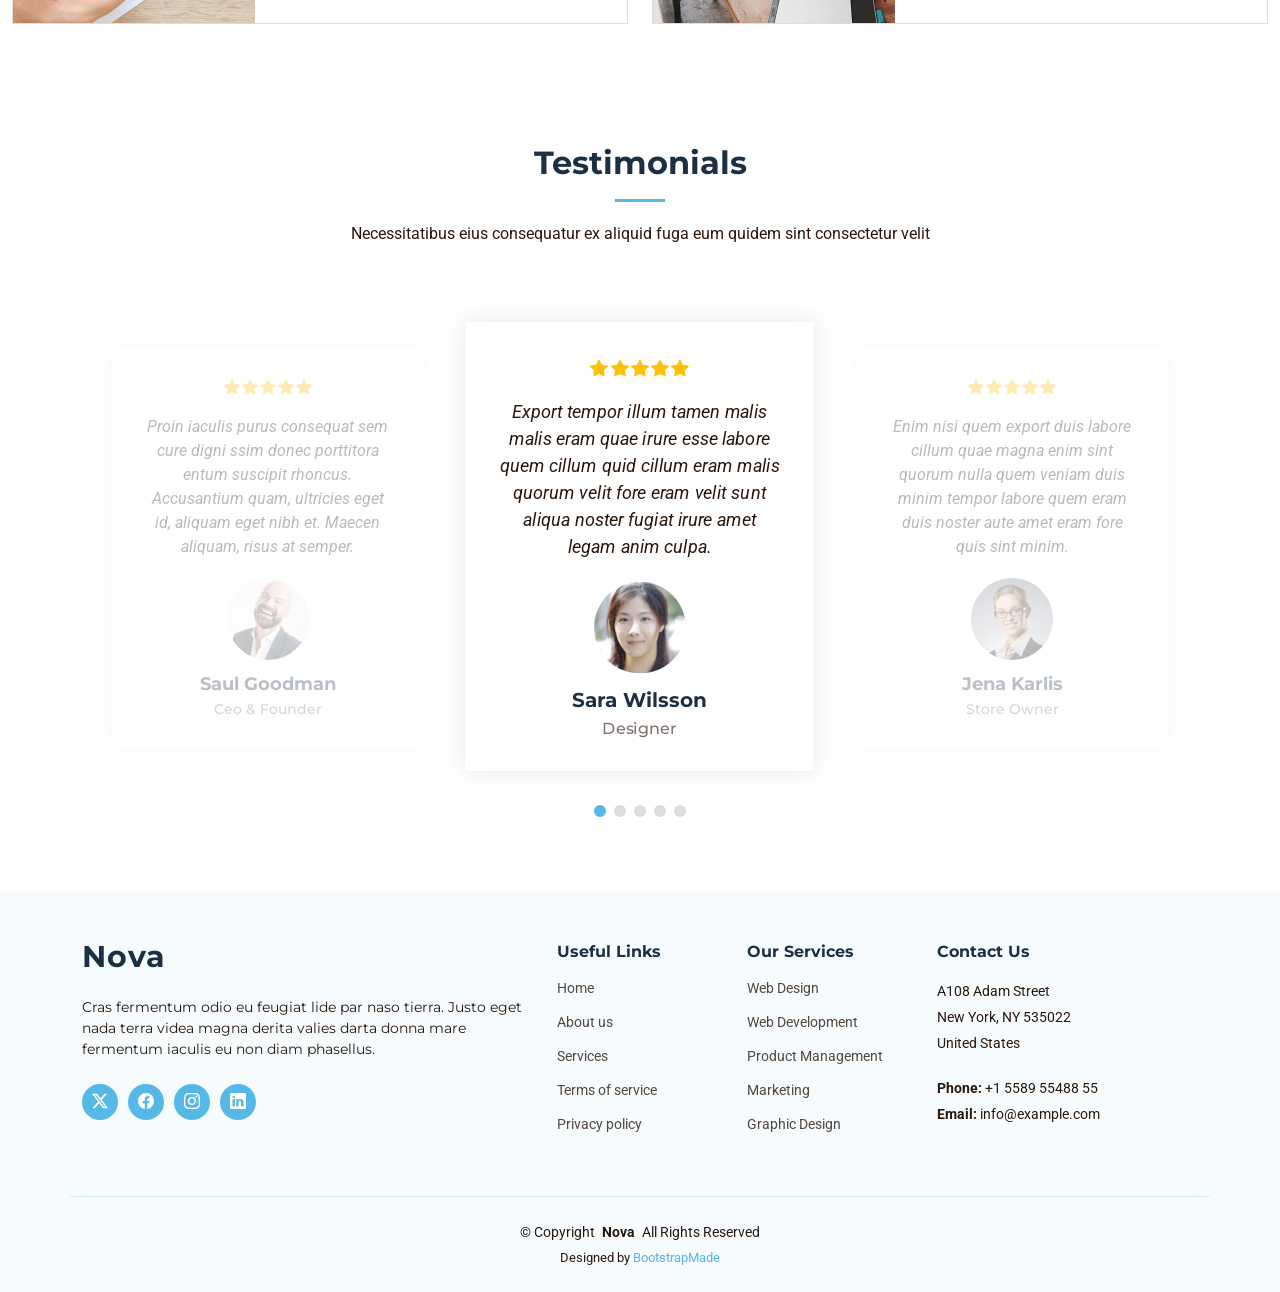
<file: Tech/Tech/wwwroot/WebTemplate/services.html>
<!DOCTYPE html>
<html lang="en">

<head>
  <meta charset="utf-8">
  <meta content="width=device-width, initial-scale=1.0" name="viewport">
  <title>Services - Nova Bootstrap Template</title>
  <meta content="" name="description">
  <meta content="" name="keywords">

  <!-- Favicons -->
  <link href="assets/img/favicon.png" rel="icon">
  <link href="assets/img/apple-touch-icon.png" rel="apple-touch-icon">

  <!-- Fonts -->
  <link href="https://fonts.googleapis.com" rel="preconnect">
  <link href="https://fonts.gstatic.com" rel="preconnect" crossorigin>
  <link href="https://fonts.googleapis.com/css2?family=Roboto:ital,wght@0,100;0,300;0,400;0,500;0,700;0,900;1,100;1,300;1,400;1,500;1,700;1,900&family=Montserrat:ital,wght@0,100;0,200;0,300;0,400;0,500;0,600;0,700;0,800;0,900;1,100;1,200;1,300;1,400;1,500;1,600;1,700;1,800;1,900&family=Raleway:ital,wght@0,100;0,200;0,300;0,400;0,500;0,600;0,700;0,800;0,900;1,100;1,200;1,300;1,400;1,500;1,600;1,700;1,800;1,900&display=swap" rel="stylesheet">

  <!-- Vendor CSS Files -->
  <link href="assets/vendor/bootstrap/css/bootstrap.min.css" rel="stylesheet">
  <link href="assets/vendor/bootstrap-icons/bootstrap-icons.css" rel="stylesheet">
  <link href="assets/vendor/aos/aos.css" rel="stylesheet">
  <link href="assets/vendor/glightbox/css/glightbox.min.css" rel="stylesheet">
  <link href="assets/vendor/swiper/swiper-bundle.min.css" rel="stylesheet">

  <!-- Main CSS File -->
  <link href="assets/css/main.css" rel="stylesheet">

  <!-- =======================================================
  * Template Name: Nova
  * Template URL: https://bootstrapmade.com/nova-bootstrap-business-template/
  * Updated: Jun 29 2024 with Bootstrap v5.3.3
  * Author: BootstrapMade.com
  * License: https://bootstrapmade.com/license/
  ======================================================== -->
</head>

<body class="services-page">

  <header id="header" class="header d-flex align-items-center fixed-top">
    <div class="container-fluid container-xl position-relative d-flex align-items-center justify-content-between">

      <a href="index.html" class="logo d-flex align-items-center">
        <!-- Uncomment the line below if you also wish to use an image logo -->
        <!-- <img src="assets/img/logo.png" alt=""> -->
        <h1 class="sitename">Nova</h1>
      </a>

      <nav id="navmenu" class="navmenu">
        <ul>
          <li><a href="index.html">Home<br></a></li>
          <li><a href="about.html">About</a></li>
          <li><a href="services.html" class="active">Services</a></li>
          <li><a href="portfolio.html">Portfolio</a></li>
          <li><a href="team.html">Team</a></li>
          <li><a href="blog.html">Blog</a></li>
          <li class="dropdown"><a href="#"><span>Dropdown</span> <i class="bi bi-chevron-down toggle-dropdown"></i></a>
            <ul>
              <li><a href="#">Dropdown 1</a></li>
              <li class="dropdown"><a href="#"><span>Deep Dropdown</span> <i class="bi bi-chevron-down toggle-dropdown"></i></a>
                <ul>
                  <li><a href="#">Deep Dropdown 1</a></li>
                  <li><a href="#">Deep Dropdown 2</a></li>
                  <li><a href="#">Deep Dropdown 3</a></li>
                  <li><a href="#">Deep Dropdown 4</a></li>
                  <li><a href="#">Deep Dropdown 5</a></li>
                </ul>
              </li>
              <li><a href="#">Dropdown 2</a></li>
              <li><a href="#">Dropdown 3</a></li>
              <li><a href="#">Dropdown 4</a></li>
            </ul>
          </li>
          <li><a href="contact.html">Contact</a></li>
        </ul>
        <i class="mobile-nav-toggle d-xl-none bi bi-list"></i>
      </nav>

    </div>
  </header>

  <main class="main">

    <!-- Page Title -->
    <div class="page-title dark-background" data-aos="fade" style="background-image: url(assets/img/services-page-title-bg.jpg);">
      <div class="container">
        <h1>Services</h1>
        <nav class="breadcrumbs">
          <ol>
            <li><a href="index.html">Home</a></li>
            <li class="current">Services</li>
          </ol>
        </nav>
      </div>
    </div><!-- End Page Title -->

    <!-- Services Section -->
    <section id="services" class="services section">

      <!-- Section Title -->
      <div class="container section-title" data-aos="fade-up">
        <h2>Our Services</h2>
        <p>Necessitatibus eius consequatur ex aliquid fuga eum quidem sint consectetur velit</p>
      </div><!-- End Section Title -->

      <div class="container">

        <div class="row gy-4">

          <div class="col-lg-4 col-md-6 service-item d-flex" data-aos="fade-up" data-aos-delay="100">
            <div class="icon flex-shrink-0"><i class="bi bi-briefcase" style="color: #f57813;"></i></div>
            <div>
              <h4 class="title">Lorem Ipsum</h4>
              <p class="description">Voluptatum deleniti atque corrupti quos dolores et quas molestias excepturi sint occaecati cupiditate non provident</p>
              <a href="#" class="readmore stretched-link"><span>Learn More</span><i class="bi bi-arrow-right"></i></a>
            </div>
          </div>
          <!-- End Service Item -->

          <div class="col-lg-4 col-md-6 service-item d-flex" data-aos="fade-up" data-aos-delay="200">
            <div class="icon flex-shrink-0"><i class="bi bi-card-checklist" style="color: #15a04a;"></i></div>
            <div>
              <h4 class="title">Dolor Sitema</h4>
              <p class="description">Minim veniam, quis nostrud exercitation ullamco laboris nisi ut aliquip ex ea commodo consequat tarad limino ata</p>
              <a href="#" class="readmore stretched-link"><span>Learn More</span><i class="bi bi-arrow-right"></i></a>
            </div>
          </div><!-- End Service Item -->

          <div class="col-lg-4 col-md-6 service-item d-flex" data-aos="fade-up" data-aos-delay="300">
            <div class="icon flex-shrink-0"><i class="bi bi-bar-chart" style="color: #d90769;"></i></div>
            <div>
              <h4 class="title">Sed ut perspiciatis</h4>
              <p class="description">Duis aute irure dolor in reprehenderit in voluptate velit esse cillum dolore eu fugiat nulla pariatur</p>
              <a href="#" class="readmore stretched-link"><span>Learn More</span><i class="bi bi-arrow-right"></i></a>
            </div>
          </div><!-- End Service Item -->

          <div class="col-lg-4 col-md-6 service-item d-flex" data-aos="fade-up" data-aos-delay="400">
            <div class="icon flex-shrink-0"><i class="bi bi-binoculars" style="color: #15bfbc;"></i></div>
            <div>
              <h4 class="title">Magni Dolores</h4>
              <p class="description">Excepteur sint occaecat cupidatat non proident, sunt in culpa qui officia deserunt mollit anim id est laborum</p>
              <a href="#" class="readmore stretched-link"><span>Learn More</span><i class="bi bi-arrow-right"></i></a>
            </div>
          </div><!-- End Service Item -->

          <div class="col-lg-4 col-md-6 service-item d-flex" data-aos="fade-up" data-aos-delay="500">
            <div class="icon flex-shrink-0"><i class="bi bi-brightness-high" style="color: #f5cf13;"></i></div>
            <div>
              <h4 class="title">Nemo Enim</h4>
              <p class="description">At vero eos et accusamus et iusto odio dignissimos ducimus qui blanditiis praesentium voluptatum deleniti atque</p>
              <a href="#" class="readmore stretched-link"><span>Learn More</span><i class="bi bi-arrow-right"></i></a>
            </div>
          </div><!-- End Service Item -->

          <div class="col-lg-4 col-md-6 service-item d-flex" data-aos="fade-up" data-aos-delay="600">
            <div class="icon flex-shrink-0"><i class="bi bi-calendar4-week" style="color: #1335f5;"></i></div>
            <div>
              <h4 class="title">Eiusmod Tempor</h4>
              <p class="description">Et harum quidem rerum facilis est et expedita distinctio. Nam libero tempore, cum soluta nobis est eligendi</p>
              <a href="#" class="readmore stretched-link"><span>Learn More</span><i class="bi bi-arrow-right"></i></a>
            </div>
          </div><!-- End Service Item -->

        </div>

      </div>

    </section><!-- /Services Section -->

    <!-- Service Cards Section -->
    <section id="service-cards" class="service-cards section">

      <div class="container-fluid">

        <div class="row gy-4">

          <div class="col-lg-6" data-aos="fade-up" data-aos-delay="100">
            <div class="card-item">
              <div class="row">
                <div class="col-xl-5">
                  <div class="card-bg"><img src="assets/img/cards-1.jpg" alt=""></div>
                </div>
                <div class="col-xl-7 d-flex align-items-center">
                  <div class="card-body">
                    <h4 class="card-title">Eligendi omnis sunt veritatis.</h4>
                    <p>Fuga in dolorum et iste et culpa. Commodi possimus nesciunt modi voluptatem placeat deleniti adipisci. Cum delectus doloribus non veritatis. Officia temporibus illo magnam. Dolor eos et.</p>
                  </div>
                </div>
              </div>
            </div>
          </div><!-- End Card Item -->

          <div class="col-lg-6" data-aos="fade-up" data-aos-delay="200">
            <div class="card-item">
              <div class="row">
                <div class="col-xl-5">
                  <div class="card-bg"><img src="assets/img/cards-5.jpg" alt=""></div>
                </div>
                <div class="col-xl-7 d-flex align-items-center">
                  <div class="card-body">
                    <h4 class="card-title">Possimus ut sed velit assumenda</h4>
                    <p>Sunt deserunt maiores voluptatem autem est rerum perferendis rerum blanditiis. Est laboriosam qui iste numquam laboriosam voluptatem architecto. Est laudantium sunt at quas aut hic. Eum dignissimos.</p>
                  </div>
                </div>
              </div>
            </div>
          </div><!-- End Card Item -->

          <div class="col-lg-6" data-aos="fade-up" data-aos-delay="300">
            <div class="card-item">
              <div class="row">
                <div class="col-xl-5">
                  <div class="card-bg"><img src="assets/img/cards-3.jpg" alt=""></div>
                </div>
                <div class="col-xl-7 d-flex align-items-center">
                  <div class="card-body">
                    <h4 class="card-title">Error beatae dolor inventore aut</h4>
                    <p>Dicta porro nobis. Velit cum in. Nesciunt dignissimos enim molestiae facilis numquam quae quaerat ipsam omnis. Neque debitis ipsum at architecto officia laboriosam odit. Ut sunt temporibus nulla culpa.</p>
                  </div>
                </div>
              </div>
            </div>
          </div><!-- End Card Item -->

          <div class="col-lg-6" data-aos="fade-up" data-aos-delay="400">
            <div class="card-item">
              <div class="row">
                <div class="col-xl-5">
                  <div class="card-bg"><img src="assets/img/cards-4.jpg" alt=""></div>
                </div>
                <div class="col-xl-7 d-flex align-items-center">
                  <div class="card-body">
                    <h4 class="card-title">Expedita voluptas ut ut nesciunt</h4>
                    <p>Aut est quidem doloremque voluptatem magnam quis excepturi vero quia. Eum eos doloremque architecto illo at beatae dolore. Fugiat suscipit et sint ratione dolores. Aut aliquid ea dolores libero nobis.</p>
                  </div>
                </div>
              </div>
            </div>
          </div><!-- End Card Item -->

        </div>

      </div>

    </section><!-- /Service Cards Section -->

    <!-- Testimonials Section -->
    <section id="testimonials" class="testimonials section">

      <!-- Section Title -->
      <div class="container section-title" data-aos="fade-up">
        <h2>Testimonials</h2>
        <p>Necessitatibus eius consequatur ex aliquid fuga eum quidem sint consectetur velit</p>
      </div><!-- End Section Title -->

      <div class="container" data-aos="fade-up" data-aos-delay="100">

        <div class="swiper init-swiper">
          <script type="application/json" class="swiper-config">
            {
              "loop": true,
              "speed": 600,
              "autoplay": {
                "delay": 5000
              },
              "slidesPerView": "auto",
              "pagination": {
                "el": ".swiper-pagination",
                "type": "bullets",
                "clickable": true
              },
              "breakpoints": {
                "320": {
                  "slidesPerView": 1,
                  "spaceBetween": 40
                },
                "1200": {
                  "slidesPerView": 3,
                  "spaceBetween": 1
                }
              }
            }
          </script>
          <div class="swiper-wrapper">

            <div class="swiper-slide">
              <div class="testimonial-item">
                <div class="stars">
                  <i class="bi bi-star-fill"></i><i class="bi bi-star-fill"></i><i class="bi bi-star-fill"></i><i class="bi bi-star-fill"></i><i class="bi bi-star-fill"></i>
                </div>
                <p>
                  Proin iaculis purus consequat sem cure digni ssim donec porttitora entum suscipit rhoncus. Accusantium quam, ultricies eget id, aliquam eget nibh et. Maecen aliquam, risus at semper.
                </p>
                <div class="profile mt-auto">
                  <img src="assets/img/testimonials/testimonials-1.jpg" class="testimonial-img" alt="">
                  <h3>Saul Goodman</h3>
                  <h4>Ceo &amp; Founder</h4>
                </div>
              </div>
            </div><!-- End testimonial item -->

            <div class="swiper-slide">
              <div class="testimonial-item">
                <div class="stars">
                  <i class="bi bi-star-fill"></i><i class="bi bi-star-fill"></i><i class="bi bi-star-fill"></i><i class="bi bi-star-fill"></i><i class="bi bi-star-fill"></i>
                </div>
                <p>
                  Export tempor illum tamen malis malis eram quae irure esse labore quem cillum quid cillum eram malis quorum velit fore eram velit sunt aliqua noster fugiat irure amet legam anim culpa.
                </p>
                <div class="profile mt-auto">
                  <img src="assets/img/testimonials/testimonials-2.jpg" class="testimonial-img" alt="">
                  <h3>Sara Wilsson</h3>
                  <h4>Designer</h4>
                </div>
              </div>
            </div><!-- End testimonial item -->

            <div class="swiper-slide">
              <div class="testimonial-item">
                <div class="stars">
                  <i class="bi bi-star-fill"></i><i class="bi bi-star-fill"></i><i class="bi bi-star-fill"></i><i class="bi bi-star-fill"></i><i class="bi bi-star-fill"></i>
                </div>
                <p>
                  Enim nisi quem export duis labore cillum quae magna enim sint quorum nulla quem veniam duis minim tempor labore quem eram duis noster aute amet eram fore quis sint minim.
                </p>
                <div class="profile mt-auto">
                  <img src="assets/img/testimonials/testimonials-3.jpg" class="testimonial-img" alt="">
                  <h3>Jena Karlis</h3>
                  <h4>Store Owner</h4>
                </div>
              </div>
            </div><!-- End testimonial item -->

            <div class="swiper-slide">
              <div class="testimonial-item">
                <div class="stars">
                  <i class="bi bi-star-fill"></i><i class="bi bi-star-fill"></i><i class="bi bi-star-fill"></i><i class="bi bi-star-fill"></i><i class="bi bi-star-fill"></i>
                </div>
                <p>
                  Fugiat enim eram quae cillum dolore dolor amet nulla culpa multos export minim fugiat minim velit minim dolor enim duis veniam ipsum anim magna sunt elit fore quem dolore labore illum veniam.
                </p>
                <div class="profile mt-auto">
                  <img src="assets/img/testimonials/testimonials-4.jpg" class="testimonial-img" alt="">
                  <h3>Matt Brandon</h3>
                  <h4>Freelancer</h4>
                </div>
              </div>
            </div><!-- End testimonial item -->

            <div class="swiper-slide">
              <div class="testimonial-item">
                <div class="stars">
                  <i class="bi bi-star-fill"></i><i class="bi bi-star-fill"></i><i class="bi bi-star-fill"></i><i class="bi bi-star-fill"></i><i class="bi bi-star-fill"></i>
                </div>
                <p>
                  Quis quorum aliqua sint quem legam fore sunt eram irure aliqua veniam tempor noster veniam enim culpa labore duis sunt culpa nulla illum cillum fugiat legam esse veniam culpa fore nisi cillum quid.
                </p>
                <div class="profile mt-auto">
                  <img src="assets/img/testimonials/testimonials-5.jpg" class="testimonial-img" alt="">
                  <h3>John Larson</h3>
                  <h4>Entrepreneur</h4>
                </div>
              </div>
            </div><!-- End testimonial item -->

          </div>
          <div class="swiper-pagination"></div>
        </div>

      </div>

    </section><!-- /Testimonials Section -->

  </main>

  <footer id="footer" class="footer light-background">

    <div class="footer-top">
      <div class="container">
        <div class="row gy-4">
          <div class="col-lg-5 col-md-12 footer-about">
            <a href="index.html" class="logo d-flex align-items-center">
              <span class="sitename">Nova</span>
            </a>
            <p>Cras fermentum odio eu feugiat lide par naso tierra. Justo eget nada terra videa magna derita valies darta donna mare fermentum iaculis eu non diam phasellus.</p>
            <div class="social-links d-flex mt-4">
              <a href=""><i class="bi bi-twitter-x"></i></a>
              <a href=""><i class="bi bi-facebook"></i></a>
              <a href=""><i class="bi bi-instagram"></i></a>
              <a href=""><i class="bi bi-linkedin"></i></a>
            </div>
          </div>

          <div class="col-lg-2 col-6 footer-links">
            <h4>Useful Links</h4>
            <ul>
              <li><a href="#">Home</a></li>
              <li><a href="#">About us</a></li>
              <li><a href="#">Services</a></li>
              <li><a href="#">Terms of service</a></li>
              <li><a href="#">Privacy policy</a></li>
            </ul>
          </div>

          <div class="col-lg-2 col-6 footer-links">
            <h4>Our Services</h4>
            <ul>
              <li><a href="#">Web Design</a></li>
              <li><a href="#">Web Development</a></li>
              <li><a href="#">Product Management</a></li>
              <li><a href="#">Marketing</a></li>
              <li><a href="#">Graphic Design</a></li>
            </ul>
          </div>

          <div class="col-lg-3 col-md-12 footer-contact text-center text-md-start">
            <h4>Contact Us</h4>
            <p>A108 Adam Street</p>
            <p>New York, NY 535022</p>
            <p>United States</p>
            <p class="mt-4"><strong>Phone:</strong> <span>+1 5589 55488 55</span></p>
            <p><strong>Email:</strong> <span>info@example.com</span></p>
          </div>

        </div>
      </div>
    </div>

    <div class="container copyright text-center">
      <p>© <span>Copyright</span> <strong class="px-1 sitename">Nova</strong> <span>All Rights Reserved</span></p>
      <div class="credits">
        <!-- All the links in the footer should remain intact. -->
        <!-- You can delete the links only if you've purchased the pro version. -->
        <!-- Licensing information: https://bootstrapmade.com/license/ -->
        <!-- Purchase the pro version with working PHP/AJAX contact form: [buy-url] -->
        Designed by <a href="https://bootstrapmade.com/">BootstrapMade</a>
      </div>
    </div>

  </footer>

  <!-- Scroll Top -->
  <a href="#" id="scroll-top" class="scroll-top d-flex align-items-center justify-content-center"><i class="bi bi-arrow-up-short"></i></a>

  <!-- Preloader -->
  <div id="preloader"></div>

  <!-- Vendor JS Files -->
  <script src="assets/vendor/bootstrap/js/bootstrap.bundle.min.js"></script>
  <script src="assets/vendor/php-email-form/validate.js"></script>
  <script src="assets/vendor/aos/aos.js"></script>
  <script src="assets/vendor/glightbox/js/glightbox.min.js"></script>
  <script src="assets/vendor/swiper/swiper-bundle.min.js"></script>
  <script src="assets/vendor/imagesloaded/imagesloaded.pkgd.min.js"></script>
  <script src="assets/vendor/isotope-layout/isotope.pkgd.min.js"></script>

  <!-- Main JS File -->
  <script src="assets/js/main.js"></script>

</body>

</html>
</file>
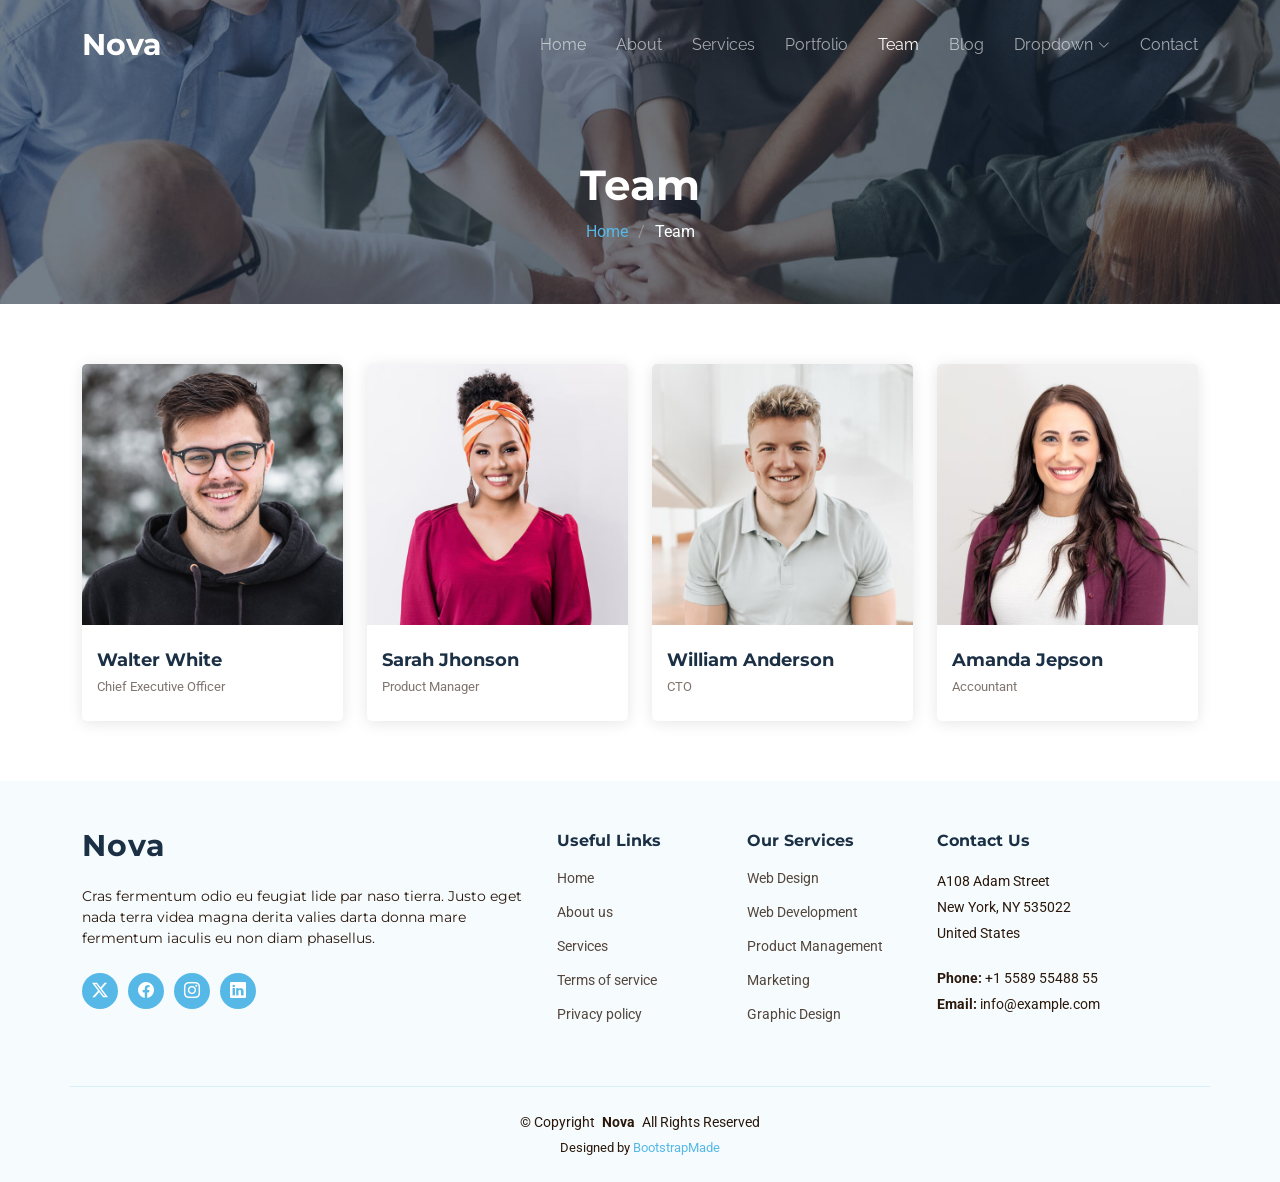
<file: Tech/Tech/wwwroot/WebTemplate/team.html>
<!DOCTYPE html>
<html lang="en">

<head>
  <meta charset="utf-8">
  <meta content="width=device-width, initial-scale=1.0" name="viewport">
  <title>Team - Nova Bootstrap Template</title>
  <meta content="" name="description">
  <meta content="" name="keywords">

  <!-- Favicons -->
  <link href="assets/img/favicon.png" rel="icon">
  <link href="assets/img/apple-touch-icon.png" rel="apple-touch-icon">

  <!-- Fonts -->
  <link href="https://fonts.googleapis.com" rel="preconnect">
  <link href="https://fonts.gstatic.com" rel="preconnect" crossorigin>
  <link href="https://fonts.googleapis.com/css2?family=Roboto:ital,wght@0,100;0,300;0,400;0,500;0,700;0,900;1,100;1,300;1,400;1,500;1,700;1,900&family=Montserrat:ital,wght@0,100;0,200;0,300;0,400;0,500;0,600;0,700;0,800;0,900;1,100;1,200;1,300;1,400;1,500;1,600;1,700;1,800;1,900&family=Raleway:ital,wght@0,100;0,200;0,300;0,400;0,500;0,600;0,700;0,800;0,900;1,100;1,200;1,300;1,400;1,500;1,600;1,700;1,800;1,900&display=swap" rel="stylesheet">

  <!-- Vendor CSS Files -->
  <link href="assets/vendor/bootstrap/css/bootstrap.min.css" rel="stylesheet">
  <link href="assets/vendor/bootstrap-icons/bootstrap-icons.css" rel="stylesheet">
  <link href="assets/vendor/aos/aos.css" rel="stylesheet">
  <link href="assets/vendor/glightbox/css/glightbox.min.css" rel="stylesheet">
  <link href="assets/vendor/swiper/swiper-bundle.min.css" rel="stylesheet">

  <!-- Main CSS File -->
  <link href="assets/css/main.css" rel="stylesheet">

  <!-- =======================================================
  * Template Name: Nova
  * Template URL: https://bootstrapmade.com/nova-bootstrap-business-template/
  * Updated: Jun 29 2024 with Bootstrap v5.3.3
  * Author: BootstrapMade.com
  * License: https://bootstrapmade.com/license/
  ======================================================== -->
</head>

<body class="team-page">

  <header id="header" class="header d-flex align-items-center fixed-top">
    <div class="container-fluid container-xl position-relative d-flex align-items-center justify-content-between">

      <a href="index.html" class="logo d-flex align-items-center">
        <!-- Uncomment the line below if you also wish to use an image logo -->
        <!-- <img src="assets/img/logo.png" alt=""> -->
        <h1 class="sitename">Nova</h1>
      </a>

      <nav id="navmenu" class="navmenu">
        <ul>
          <li><a href="index.html">Home<br></a></li>
          <li><a href="about.html">About</a></li>
          <li><a href="services.html">Services</a></li>
          <li><a href="portfolio.html">Portfolio</a></li>
          <li><a href="team.html" class="active">Team</a></li>
          <li><a href="blog.html">Blog</a></li>
          <li class="dropdown"><a href="#"><span>Dropdown</span> <i class="bi bi-chevron-down toggle-dropdown"></i></a>
            <ul>
              <li><a href="#">Dropdown 1</a></li>
              <li class="dropdown"><a href="#"><span>Deep Dropdown</span> <i class="bi bi-chevron-down toggle-dropdown"></i></a>
                <ul>
                  <li><a href="#">Deep Dropdown 1</a></li>
                  <li><a href="#">Deep Dropdown 2</a></li>
                  <li><a href="#">Deep Dropdown 3</a></li>
                  <li><a href="#">Deep Dropdown 4</a></li>
                  <li><a href="#">Deep Dropdown 5</a></li>
                </ul>
              </li>
              <li><a href="#">Dropdown 2</a></li>
              <li><a href="#">Dropdown 3</a></li>
              <li><a href="#">Dropdown 4</a></li>
            </ul>
          </li>
          <li><a href="contact.html">Contact</a></li>
        </ul>
        <i class="mobile-nav-toggle d-xl-none bi bi-list"></i>
      </nav>

    </div>
  </header>

  <main class="main">

    <!-- Page Title -->
    <div class="page-title dark-background" data-aos="fade" style="background-image: url(assets/img/team-page-title-bg.jpg);">
      <div class="container">
        <h1>Team</h1>
        <nav class="breadcrumbs">
          <ol>
            <li><a href="index.html">Home</a></li>
            <li class="current">Team</li>
          </ol>
        </nav>
      </div>
    </div><!-- End Page Title -->

    <!-- Team Section -->
    <section id="team" class="team section">

      <div class="container">

        <div class="row gy-4">

          <div class="col-lg-3 col-md-6 d-flex align-items-stretch" data-aos="fade-up" data-aos-delay="100">
            <div class="team-member">
              <div class="member-img">
                <img src="assets/img/team/team-1.jpg" class="img-fluid" alt="">
                <div class="social">
                  <a href=""><i class="bi bi-twitter-x"></i></a>
                  <a href=""><i class="bi bi-facebook"></i></a>
                  <a href=""><i class="bi bi-instagram"></i></a>
                  <a href=""><i class="bi bi-linkedin"></i></a>
                </div>
              </div>
              <div class="member-info">
                <h4>Walter White</h4>
                <span>Chief Executive Officer</span>
              </div>
            </div>
          </div><!-- End Team Member -->

          <div class="col-lg-3 col-md-6 d-flex align-items-stretch" data-aos="fade-up" data-aos-delay="200">
            <div class="team-member">
              <div class="member-img">
                <img src="assets/img/team/team-2.jpg" class="img-fluid" alt="">
                <div class="social">
                  <a href=""><i class="bi bi-twitter-x"></i></a>
                  <a href=""><i class="bi bi-facebook"></i></a>
                  <a href=""><i class="bi bi-instagram"></i></a>
                  <a href=""><i class="bi bi-linkedin"></i></a>
                </div>
              </div>
              <div class="member-info">
                <h4>Sarah Jhonson</h4>
                <span>Product Manager</span>
              </div>
            </div>
          </div><!-- End Team Member -->

          <div class="col-lg-3 col-md-6 d-flex align-items-stretch" data-aos="fade-up" data-aos-delay="300">
            <div class="team-member">
              <div class="member-img">
                <img src="assets/img/team/team-3.jpg" class="img-fluid" alt="">
                <div class="social">
                  <a href=""><i class="bi bi-twitter-x"></i></a>
                  <a href=""><i class="bi bi-facebook"></i></a>
                  <a href=""><i class="bi bi-instagram"></i></a>
                  <a href=""><i class="bi bi-linkedin"></i></a>
                </div>
              </div>
              <div class="member-info">
                <h4>William Anderson</h4>
                <span>CTO</span>
              </div>
            </div>
          </div><!-- End Team Member -->

          <div class="col-lg-3 col-md-6 d-flex align-items-stretch" data-aos="fade-up" data-aos-delay="400">
            <div class="team-member">
              <div class="member-img">
                <img src="assets/img/team/team-4.jpg" class="img-fluid" alt="">
                <div class="social">
                  <a href=""><i class="bi bi-twitter-x"></i></a>
                  <a href=""><i class="bi bi-facebook"></i></a>
                  <a href=""><i class="bi bi-instagram"></i></a>
                  <a href=""><i class="bi bi-linkedin"></i></a>
                </div>
              </div>
              <div class="member-info">
                <h4>Amanda Jepson</h4>
                <span>Accountant</span>
              </div>
            </div>
          </div><!-- End Team Member -->

        </div>

      </div>

    </section><!-- /Team Section -->

  </main>

  <footer id="footer" class="footer light-background">

    <div class="footer-top">
      <div class="container">
        <div class="row gy-4">
          <div class="col-lg-5 col-md-12 footer-about">
            <a href="index.html" class="logo d-flex align-items-center">
              <span class="sitename">Nova</span>
            </a>
            <p>Cras fermentum odio eu feugiat lide par naso tierra. Justo eget nada terra videa magna derita valies darta donna mare fermentum iaculis eu non diam phasellus.</p>
            <div class="social-links d-flex mt-4">
              <a href=""><i class="bi bi-twitter-x"></i></a>
              <a href=""><i class="bi bi-facebook"></i></a>
              <a href=""><i class="bi bi-instagram"></i></a>
              <a href=""><i class="bi bi-linkedin"></i></a>
            </div>
          </div>

          <div class="col-lg-2 col-6 footer-links">
            <h4>Useful Links</h4>
            <ul>
              <li><a href="#">Home</a></li>
              <li><a href="#">About us</a></li>
              <li><a href="#">Services</a></li>
              <li><a href="#">Terms of service</a></li>
              <li><a href="#">Privacy policy</a></li>
            </ul>
          </div>

          <div class="col-lg-2 col-6 footer-links">
            <h4>Our Services</h4>
            <ul>
              <li><a href="#">Web Design</a></li>
              <li><a href="#">Web Development</a></li>
              <li><a href="#">Product Management</a></li>
              <li><a href="#">Marketing</a></li>
              <li><a href="#">Graphic Design</a></li>
            </ul>
          </div>

          <div class="col-lg-3 col-md-12 footer-contact text-center text-md-start">
            <h4>Contact Us</h4>
            <p>A108 Adam Street</p>
            <p>New York, NY 535022</p>
            <p>United States</p>
            <p class="mt-4"><strong>Phone:</strong> <span>+1 5589 55488 55</span></p>
            <p><strong>Email:</strong> <span>info@example.com</span></p>
          </div>

        </div>
      </div>
    </div>

    <div class="container copyright text-center">
      <p>© <span>Copyright</span> <strong class="px-1 sitename">Nova</strong> <span>All Rights Reserved</span></p>
      <div class="credits">
        <!-- All the links in the footer should remain intact. -->
        <!-- You can delete the links only if you've purchased the pro version. -->
        <!-- Licensing information: https://bootstrapmade.com/license/ -->
        <!-- Purchase the pro version with working PHP/AJAX contact form: [buy-url] -->
        Designed by <a href="https://bootstrapmade.com/">BootstrapMade</a>
      </div>
    </div>

  </footer>

  <!-- Scroll Top -->
  <a href="#" id="scroll-top" class="scroll-top d-flex align-items-center justify-content-center"><i class="bi bi-arrow-up-short"></i></a>

  <!-- Preloader -->
  <div id="preloader"></div>

  <!-- Vendor JS Files -->
  <script src="assets/vendor/bootstrap/js/bootstrap.bundle.min.js"></script>
  <script src="assets/vendor/php-email-form/validate.js"></script>
  <script src="assets/vendor/aos/aos.js"></script>
  <script src="assets/vendor/glightbox/js/glightbox.min.js"></script>
  <script src="assets/vendor/swiper/swiper-bundle.min.js"></script>
  <script src="assets/vendor/imagesloaded/imagesloaded.pkgd.min.js"></script>
  <script src="assets/vendor/isotope-layout/isotope.pkgd.min.js"></script>

  <!-- Main JS File -->
  <script src="assets/js/main.js"></script>

</body>

</html>
</file>
<file: Tech/Tech/wwwroot/WebTemplate/assets/css/main.css>
/**
* Template Name: Nova
* Template URL: https://bootstrapmade.com/nova-bootstrap-business-template/
* Updated: Jun 29 2024 with Bootstrap v5.3.3
* Author: BootstrapMade.com
* License: https://bootstrapmade.com/license/
*/

/*--------------------------------------------------------------
# Font & Color Variables
# Help: https://bootstrapmade.com/color-system/
--------------------------------------------------------------*/
/* Fonts */
:root {
  --default-font: "Roboto",  system-ui, -apple-system, "Segoe UI", Roboto, "Helvetica Neue", Arial, "Noto Sans", "Liberation Sans", sans-serif, "Apple Color Emoji", "Segoe UI Emoji", "Segoe UI Symbol", "Noto Color Emoji";
  --heading-font: "Montserrat",  sans-serif;
  --nav-font: "Raleway",  sans-serif;
}

/* Global Colors - The following color variables are used throughout the website. Updating them here will change the color scheme of the entire website */
:root { 
  --background-color: #ffffff; /* Background color for the entire website, including individual sections */
  --default-color: #2b180d; /* Default color used for the majority of the text content across the entire website */
  --heading-color: #1b2f45; /* Color for headings, subheadings and title throughout the website */
  --accent-color: #56b8e6; /* Accent color that represents your brand on the website. It's used for buttons, links, and other elements that need to stand out */
  --surface-color: #ffffff; /* The surface color is used as a background of boxed elements within sections, such as cards, icon boxes, or other elements that require a visual separation from the global background. */
  --contrast-color: #ffffff; /* Contrast color for text, ensuring readability against backgrounds of accent, heading, or default colors. */
}

/* Nav Menu Colors - The following color variables are used specifically for the navigation menu. They are separate from the global colors to allow for more customization options */
:root {
  --nav-color: rgba(255, 255, 255, 0.6);  /* The default color of the main navmenu links */
  --nav-hover-color: #ffffff; /* Applied to main navmenu links when they are hovered over or active */
  --nav-mobile-background-color: #ffffff; /* Used as the background color for mobile navigation menu */
  --nav-dropdown-background-color: #ffffff; /* Used as the background color for dropdown items that appear when hovering over primary navigation items */
  --nav-dropdown-color: #212529; /* Used for navigation links of the dropdown items in the navigation menu. */
  --nav-dropdown-hover-color: #56b8e6; /* Similar to --nav-hover-color, this color is applied to dropdown navigation links when they are hovered over. */
}

/* Color Presets - These classes override global colors when applied to any section or element, providing reuse of the sam color scheme. */

.light-background {
  --background-color: #f6fcfe;
  --surface-color: #ffffff;
}

.dark-background {
  --background-color: #17283b;
  --default-color: #ffffff;
  --heading-color: #ffffff;
  --surface-color: #254160;
  --contrast-color: #ffffff;
}

/* Smooth scroll */
:root {
  scroll-behavior: smooth;
}

/*--------------------------------------------------------------
# General Styling & Shared Classes
--------------------------------------------------------------*/
body {
  color: var(--default-color);
  background-color: var(--background-color);
  font-family: var(--default-font);
}

a {
  color: var(--accent-color);
  text-decoration: none;
  transition: 0.3s;
}

a:hover {
  color: color-mix(in srgb, var(--accent-color), transparent 25%);
  text-decoration: none;
}

h1,
h2,
h3,
h4,
h5,
h6 {
  color: var(--heading-color);
  font-family: var(--heading-font);
}

/* PHP Email Form Messages
------------------------------*/
.php-email-form .error-message {
  display: none;
  background: #df1529;
  color: #ffffff;
  text-align: left;
  padding: 15px;
  margin-bottom: 24px;
  font-weight: 600;
}

.php-email-form .sent-message {
  display: none;
  color: #ffffff;
  background: #059652;
  text-align: center;
  padding: 15px;
  margin-bottom: 24px;
  font-weight: 600;
}

.php-email-form .loading {
  display: none;
  background: var(--surface-color);
  text-align: center;
  padding: 15px;
  margin-bottom: 24px;
}

.php-email-form .loading:before {
  content: "";
  display: inline-block;
  border-radius: 50%;
  width: 24px;
  height: 24px;
  margin: 0 10px -6px 0;
  border: 3px solid var(--accent-color);
  border-top-color: var(--surface-color);
  animation: php-email-form-loading 1s linear infinite;
}

@keyframes php-email-form-loading {
  0% {
    transform: rotate(0deg);
  }

  100% {
    transform: rotate(360deg);
  }
}

/*--------------------------------------------------------------
# Global Header
--------------------------------------------------------------*/
.header {
    --background-color: rgba(255, 255, 255, 0);
    --heading-color: #ffffff;
    color: var(--default-color);
    background-color: var(--background-color);
    padding: 15px 0;
    transition: all 0.5s;
    z-index: 997;
}

/*Ben ekledim bunu*/
.header-equivalent {
    --background-color: rgba(255, 255, 255, 0); /* Arka plan rengi */
    --heading-color: #ffffff; /* Ba�l�k rengi */
    color: var(--default-color);
    background-color: var(--background-color);
    padding: 15px 0; /* �st ve alt padding */
    transition: all 0.5s;
    z-index: 997;
    height: 60px; /* Header'�n y�ksekli�i, istedi�iniz de�eri buraya girin */
    width: 100%; /* Tam geni�lik */
    border-bottom: 1px solid rgba(0, 0, 0, 0.1); /* Alt kenar �izgisi, iste�e ba�l� */
}

.header .logo {
  line-height: 1;
}

.header .logo img {
  max-height: 32px;
  margin-right: 8px;
}

.header .logo h1 {
  font-size: 30px;
  margin: 0;
  font-weight: 700;
  color: var(--heading-color);
}

.scrolled .header {
  box-shadow: 0px 0 18px rgba(0, 0, 0, 0.1);
}

/* Global Header on Scroll
------------------------------*/
.scrolled .header {
  --background-color: rgba(23, 40, 59, 0.9);
}

/*--------------------------------------------------------------
# Navigation Menu
--------------------------------------------------------------*/
/* Navmenu - Desktop */
@media (min-width: 1200px) {
  .navmenu {
    padding: 0;
  }

  .navmenu ul {
    margin: 0;
    padding: 0;
    display: flex;
    list-style: none;
    align-items: center;
  }

  .navmenu li {
    position: relative;
  }

  .navmenu a,
  .navmenu a:focus {
    color: var(--nav-color);
    padding: 18px 15px;
    font-size: 16px;
    font-family: var(--nav-font);
    font-weight: 400;
    display: flex;
    align-items: center;
    justify-content: space-between;
    white-space: nowrap;
    transition: 0.3s;
  }

  .navmenu a i,
  .navmenu a:focus i {
    font-size: 12px;
    line-height: 0;
    margin-left: 5px;
    transition: 0.3s;
  }

  .navmenu li:last-child a {
    padding-right: 0;
  }

  .navmenu li:hover>a,
  .navmenu .active,
  .navmenu .active:focus {
    color: var(--nav-hover-color);
  }

  .navmenu .dropdown ul {
    margin: 0;
    padding: 10px 0;
    background: var(--nav-dropdown-background-color);
    display: block;
    position: absolute;
    visibility: hidden;
    left: 14px;
    top: 130%;
    opacity: 0;
    transition: 0.3s;
    border-radius: 0;
    z-index: 99;
    box-shadow: 0px 0px 30px rgba(0, 0, 0, 0.1);
  }

  .navmenu .dropdown ul li {
    min-width: 200px;
  }

  .navmenu .dropdown ul a {
    padding: 10px 20px;
    font-size: 15px;
    text-transform: none;
    color: var(--nav-dropdown-color);
  }

  .navmenu .dropdown ul a i {
    font-size: 12px;
  }

  .navmenu .dropdown ul a:hover,
  .navmenu .dropdown ul .active:hover,
  .navmenu .dropdown ul li:hover>a {
    color: var(--nav-dropdown-hover-color);
  }

  .navmenu .dropdown:hover>ul {
    opacity: 1;
    top: 100%;
    visibility: visible;
  }

  .navmenu .dropdown .dropdown ul {
    top: 0;
    left: -90%;
    visibility: hidden;
  }

  .navmenu .dropdown .dropdown:hover>ul {
    opacity: 1;
    top: 0;
    left: -100%;
    visibility: visible;
  }
}

/* Navmenu - Mobile */
@media (max-width: 1199px) {
  .mobile-nav-toggle {
    color: var(--nav-color);
    font-size: 28px;
    line-height: 0;
    margin-right: 10px;
    cursor: pointer;
    transition: color 0.3s;
  }

  .navmenu {
    padding: 0;
    z-index: 9997;
  }

  .navmenu ul {
    display: none;
    position: absolute;
    inset: 60px 20px 20px 20px;
    padding: 10px 0;
    margin: 0;
    border-radius: 6px;
    background-color: var(--nav-mobile-background-color);
    overflow-y: auto;
    transition: 0.3s;
    z-index: 9998;
    box-shadow: 0px 0px 30px rgba(0, 0, 0, 0.1);
  }

  .navmenu a,
  .navmenu a:focus {
    color: var(--nav-dropdown-color);
    padding: 10px 20px;
    font-family: var(--nav-font);
    font-size: 17px;
    font-weight: 500;
    display: flex;
    align-items: center;
    justify-content: space-between;
    white-space: nowrap;
    transition: 0.3s;
  }

  .navmenu a i,
  .navmenu a:focus i {
    font-size: 12px;
    line-height: 0;
    margin-left: 5px;
    width: 30px;
    height: 30px;
    display: flex;
    align-items: center;
    justify-content: center;
    border-radius: 50%;
    transition: 0.3s;
    background-color: color-mix(in srgb, var(--accent-color), transparent 90%);
  }

  .navmenu a i:hover,
  .navmenu a:focus i:hover {
    background-color: var(--accent-color);
    color: var(--contrast-color);
  }

  .navmenu a:hover,
  .navmenu .active,
  .navmenu .active:focus {
    color: var(--nav-dropdown-hover-color);
  }

  .navmenu .active i,
  .navmenu .active:focus i {
    background-color: var(--accent-color);
    color: var(--contrast-color);
    transform: rotate(180deg);
  }

  .navmenu .dropdown ul {
    position: static;
    display: none;
    z-index: 99;
    padding: 10px 0;
    margin: 10px 20px;
    background-color: var(--nav-dropdown-background-color);
    border: 1px solid color-mix(in srgb, var(--default-color), transparent 90%);
    box-shadow: none;
    transition: all 0.5s ease-in-out;
  }

  .navmenu .dropdown ul ul {
    background-color: rgba(33, 37, 41, 0.1);
  }

  .navmenu .dropdown>.dropdown-active {
    display: block;
    background-color: rgba(33, 37, 41, 0.03);
  }

  .mobile-nav-active {
    overflow: hidden;
  }

  .mobile-nav-active .mobile-nav-toggle {
    color: #fff;
    position: absolute;
    font-size: 32px;
    top: 15px;
    right: 15px;
    margin-right: 0;
    z-index: 9999;
  }

  .mobile-nav-active .navmenu {
    position: fixed;
    overflow: hidden;
    inset: 0;
    background: rgba(33, 37, 41, 0.8);
    transition: 0.3s;
  }

  .mobile-nav-active .navmenu>ul {
    display: block;
  }
}

/*--------------------------------------------------------------
# Global Footer
--------------------------------------------------------------*/
.footer {
  color: var(--default-color);
  background-color: var(--background-color);
  font-size: 14px;
  position: relative;
}

.footer .footer-top {
  padding-top: 50px;
}

.footer .footer-about .logo {
  line-height: 1;
  margin-bottom: 25px;
}

.footer .footer-about .logo img {
  max-height: 40px;
  margin-right: 6px;
}

.footer .footer-about .logo span {
  color: var(--heading-color);
  font-size: 30px;
  font-weight: 700;
  letter-spacing: 1px;
  font-family: var(--heading-font);
}

.footer .footer-about p {
  font-size: 14px;
  font-family: var(--heading-font);
}

.footer .social-links a {
  color: var(--contrast-color);
  background-color: var(--accent-color);
  display: flex;
  align-items: center;
  justify-content: center;
  width: 36px;
  height: 36px;
  border-radius: 50%;
  font-size: 16px;
  margin-right: 10px;
  transition: 0.3s;
}

.footer .social-links a:hover {
  color: var(--contrast-color);
  background-color: color-mix(in srgb, var(--accent-color) 90%, black 15%);
}

.footer h4 {
  font-size: 16px;
  font-weight: bold;
  position: relative;
  padding-bottom: 12px;
}

.footer .footer-links {
  margin-bottom: 30px;
}

.footer .footer-links ul {
  list-style: none;
  padding: 0;
  margin: 0;
}

.footer .footer-links ul i {
  padding-right: 2px;
  font-size: 12px;
  line-height: 0;
}

.footer .footer-links ul li {
  padding: 10px 0;
  display: flex;
  align-items: center;
}

.footer .footer-links ul li:first-child {
  padding-top: 0;
}

.footer .footer-links ul a {
  color: color-mix(in srgb, var(--default-color), transparent 20%);
  display: inline-block;
  line-height: 1;
}

.footer .footer-links ul a:hover {
  color: var(--accent-color);
}

.footer .footer-contact p {
  margin-bottom: 5px;
}

.footer .copyright {
  border-top: 1px solid color-mix(in srgb, var(--accent-color), transparent 80%);
  margin-top: 25px;
  padding-top: 25px;
  padding-bottom: 25px;
}

.footer .copyright p {
  margin-bottom: 0;
}

.footer .credits {
  margin-top: 5px;
  font-size: 13px;
}

/*--------------------------------------------------------------
# Preloader
--------------------------------------------------------------*/
#preloader {
  position: fixed;
  inset: 0;
  z-index: 9999;
  overflow: hidden;
  background-color: var(--background-color);
  transition: all 0.6s ease-out;
}

#preloader:before {
  content: "";
  position: fixed;
  top: calc(50% - 30px);
  left: calc(50% - 30px);
  border: 6px solid var(--accent-color);
  border-top-color: color-mix(in srgb, var(--accent-color), transparent 90%);
  border-radius: 50%;
  width: 60px;
  height: 60px;
  animation: animate-preloader 1s linear infinite;
}

@keyframes animate-preloader {
  0% {
    transform: rotate(0deg);
  }

  100% {
    transform: rotate(360deg);
  }
}

/*--------------------------------------------------------------
# Scroll Top Button
--------------------------------------------------------------*/
.scroll-top {
  position: fixed;
  visibility: hidden;
  opacity: 0;
  right: 15px;
  bottom: 15px;
  z-index: 99999;
  background-color: var(--accent-color);
  width: 40px;
  height: 40px;
  border-radius: 4px;
  transition: all 0.4s;
}

.scroll-top i {
  font-size: 24px;
  color: var(--contrast-color);
  line-height: 0;
}

.scroll-top:hover {
  background-color: color-mix(in srgb, var(--accent-color), transparent 20%);
  color: var(--contrast-color);
}

.scroll-top.active {
  visibility: visible;
  opacity: 1;
}

/*--------------------------------------------------------------
# Disable aos animation delay on mobile devices
--------------------------------------------------------------*/
@media screen and (max-width: 768px) {
  [data-aos-delay] {
    transition-delay: 0 !important;
  }
}

/*--------------------------------------------------------------
# Global Page Titles & Breadcrumbs
--------------------------------------------------------------*/
.page-title {
  color: var(--default-color);
  background-color: var(--background-color);
  background-size: cover;
  background-position: center;
  background-repeat: no-repeat;
  padding: 160px 0 60px 0;
  text-align: center;
  position: relative;
}

.page-title:before {
  content: "";
  background-color: color-mix(in srgb, var(--background-color), transparent 40%);
  position: absolute;
  inset: 0;
}

.page-title .container {
  position: relative;
}

.page-title h1 {
  font-size: 42px;
  font-weight: 700;
  margin-bottom: 10px;
}

.page-title .breadcrumbs ol {
  display: flex;
  flex-wrap: wrap;
  list-style: none;
  justify-content: center;
  padding: 0;
  margin: 0;
  font-size: 16px;
  font-weight: 400;
}

.page-title .breadcrumbs ol li+li {
  padding-left: 10px;
}

.page-title .breadcrumbs ol li+li::before {
  content: "/";
  display: inline-block;
  padding-right: 10px;
  color: color-mix(in srgb, var(--default-color), transparent 70%);
}

/*--------------------------------------------------------------
# Global Sections
--------------------------------------------------------------*/
section,
.section {
  color: var(--default-color);
  background-color: var(--background-color);
  padding: 60px 0;
  scroll-margin-top: 100px;
  overflow: clip;
}

@media (max-width: 1199px) {

  section,
  .section {
    scroll-margin-top: 66px;
  }
}

/*--------------------------------------------------------------
# Global Section Titles
--------------------------------------------------------------*/
.section-title {
  text-align: center;
  padding-bottom: 60px;
  position: relative;
}

.section-title h2 {
  font-size: 32px;
  font-weight: 700;
  margin-bottom: 20px;
  padding-bottom: 20px;
  position: relative;
}

.section-title h2:after {
  content: "";
  position: absolute;
  display: block;
  width: 50px;
  height: 3px;
  background: var(--accent-color);
  left: 0;
  right: 0;
  bottom: 0;
  margin: auto;
}

.section-title p {
  margin-bottom: 0;
}

/*--------------------------------------------------------------
# Hero Section
--------------------------------------------------------------*/
.hero {
  width: 100%;
  min-height: 100vh;
  position: relative;
  padding: 120px 0 60px;
  display: flex;
  align-items: center;
}

@media (min-width: 1200px) {
  .hero:after {
    position: absolute;
    content: "";
    width: 44%;
    background-image: linear-gradient(180deg, color-mix(in srgb, var(--background-color), transparent 15%), color-mix(in srgb, var(--background-color), transparent 15%) 100%), linear-gradient(180deg, rgb(0, 0, 0), rgb(0, 0, 0) 100%);
    top: 0;
    bottom: 0;
    z-index: 2;
  }
}

.hero:before {
  position: absolute;
  content: "";
  background: color-mix(in srgb, var(--background-color), transparent 40%);
  inset: 0;
  z-index: 2;
}

.hero img {
  position: absolute;
  inset: 0;
  display: block;
  width: 100%;
  height: 100%;
  object-fit: cover;
  z-index: 1;
}

.hero .container,
.hero .container-fluid {
  z-index: 3;
  position: relative;
}

.hero h1 {
  margin: 0;
  font-size: 3rem;
  font-weight: 700;
}

.hero blockquote {
  color: color-mix(in srgb, var(--default-color), transparent 20%);
  padding-left: 20px;
  border-left: 2px solid var(--accent-color);
  margin: 40px 0;
}

.hero .btn-get-started {
  color: var(--contrast-color);
  background: var(--accent-color);
  font-family: var(--heading-font);
  font-weight: 600;
  font-size: 14px;
  letter-spacing: 1px;
  display: inline-block;
  padding: 12px 30px;
  border-radius: 50px;
  transition: 0.5s;
}

.hero .btn-get-started:hover {
  background: color-mix(in srgb, var(--accent-color) 90%, white 15%);
}

.hero .btn-watch-video {
  font-size: 16px;
  transition: 0.5s;
  margin-left: 25px;
  color: var(--default-color);
  font-weight: 600;
}

.hero .btn-watch-video i {
  color: color-mix(in srgb, var(--default-color), transparent 50%);
  font-size: 32px;
  transition: 0.3s;
  line-height: 0;
  margin-right: 8px;
}

.hero .btn-watch-video:hover {
  color: var(--default-color);
}

.hero .btn-watch-video:hover i {
  color: var(--default-color);
}

@media (max-width: 640px) {
  .hero h1 {
    font-size: 28px;
    line-height: 36px;
  }

  .hero .btn-get-started,
  .hero .btn-watch-video {
    font-size: 13px;
  }
}

/*--------------------------------------------------------------
# Why Us Section
--------------------------------------------------------------*/
.why-us .img-bg {
  min-height: 500px;
  position: relative;
}

.why-us .img-bg img {
  position: absolute;
  inset: 0;
  display: block;
  width: 100%;
  height: 100%;
  object-fit: cover;
  z-index: 1;
}

.why-us .slides {
  background-color: color-mix(in srgb, var(--default-color), transparent 97%);
}

.why-us h3 {
  font-size: 24px;
  font-weight: 700;
}

.why-us h4 {
  font-size: 18px;
  font-weight: 300;
  color: color-mix(in srgb, var(--default-color), transparent 30%);
}

.why-us .swiper {
  margin: 140px 140px 120px 140px;
  overflow: hidden;
}

.why-us .swiper-wrapper {
  height: auto;
}

.why-us .swiper-button-prev:after,
.why-us .swiper-button-next:after {
  font-size: 24px;
  color: color-mix(in srgb, var(--default-color), transparent 50%);
}

.why-us .swiper-button-prev {
  left: 80px;
}

.why-us .swiper-button-next {
  right: 80px;
}

.why-us .swiper-pagination {
  margin-top: 30px;
  position: relative;
}

.why-us .swiper-pagination .swiper-pagination-bullet {
  background-color: color-mix(in srgb, var(--default-color), transparent 50%);
}

.why-us .swiper-pagination .swiper-pagination-bullet-active {
  background-color: var(--accent-color);
}

@media (max-width: 1200px) {
  .why-us .swiper {
    margin: 60px 60px 40px 60px;
  }

  .why-us .swiper-button-prev,
  .why-us .swiper-button-next {
    display: none;
  }
}

@media (max-width: 575px) {
  .why-us .swiper {
    margin: 40px 40px 20px 40px;
  }
}

/*--------------------------------------------------------------
# Services Section
--------------------------------------------------------------*/
.services .service-item {
  position: relative;
  height: 100%;
  margin-bottom: 30px;
}

.services .service-item .icon {
  margin-right: 20px;
}

.services .service-item .icon i {
  color: var(--accent-color);
  font-size: 40px;
  line-height: 0;
  transition: 0.3s;
}

.services .service-item:hover .icon i {
  color: var(--accent-color);
}

.services .service-item .title {
  color: var(--heading-color);
  font-weight: 700;
  margin-bottom: 10px;
  font-size: 20px;
  transition: 0.3s;
}

.services .service-item .description {
  font-size: 15px;
  color: color-mix(in srgb, var(--default-color), transparent 30%);
  margin-bottom: 10px;
}

.services .service-item .readmore {
  display: flex;
  align-items: center;
  color: color-mix(in srgb, var(--default-color), transparent 50%);
  transition: 0.3s;
  font-weight: 700;
  font-size: 14px;
}

.services .service-item .readmore i {
  margin-left: 8px;
}

.services .service-item:hover .title,
.services .service-item:hover .readmore,
.services .service-item:hover .icon i {
  color: var(--accent-color);
}

/*--------------------------------------------------------------
# Call To Action Section
--------------------------------------------------------------*/
.call-to-action {
  padding: 80px 0;
  position: relative;
  clip-path: inset(0);
}

.call-to-action img {
  position: fixed;
  top: 0;
  left: 0;
  display: block;
  width: 100%;
  height: 100%;
  object-fit: cover;
  z-index: 1;
}

.call-to-action:before {
  content: "";
  background: color-mix(in srgb, var(--background-color), transparent 50%);
  position: absolute;
  inset: 0;
  z-index: 2;
}

.call-to-action .container {
  position: relative;
  z-index: 3;
}

.call-to-action h3 {
  font-size: 28px;
  font-weight: 700;
  color: var(--default-color);
}

.call-to-action p {
  color: var(--default-color);
}

.call-to-action .cta-btn {
  background: var(--accent-color);
  color: var(--contrast-color);
  font-family: var(--heading-font);
  font-weight: 500;
  font-size: 16px;
  letter-spacing: 1px;
  display: inline-block;
  padding: 12px 40px;
  border-radius: 50px;
  transition: 0.5s;
  margin: 10px;
}

.call-to-action .cta-btn:hover {
  background: color-mix(in srgb, var(--accent-color) 90%, black 15%);
}

/*--------------------------------------------------------------
# Features Section
--------------------------------------------------------------*/
.features h3 {
  font-size: 32px;
  font-weight: 700;
  margin-bottom: 30px;
}

.features .icon-list i {
  margin-right: 10px;
  font-size: 24px;
  line-height: 1;
}

.features .icon-list span {
  font-size: 16px;
  color: color-mix(in srgb, var(--default-color), transparent 20%);
}

.features .phone-wrap {
  position: absolute;
  right: 0;
}

@media (max-width: 768px) {
  .features .phone-wrap {
    position: relative;
  }
}

.features .phone-wrap img {
  width: 340px;
}

@media (max-width: 992px) {
  .features .phone-wrap img {
    margin-top: 30px;
  }
}

@media (max-width: 768px) {
  .features .phone-wrap img {
    width: 100%;
  }
}

.features .details {
    margin-top: 80px;
    padding: 120px 0;
    background-color: color-mix(in srgb, var(--default-color), transparent 97%);
}

.features .details h4 {
  font-size: 32px;
  font-weight: 700;
  margin-bottom: 20px;
}

.features .details p {
  margin-bottom: 20px;
  font-size: 15px;
}

.features .details .btn-get-started {
  color: var(--contrast-color);
  background-color: var(--accent-color);
  font-family: var(--heading-font);
  display: inline-block;
  font-weight: 500;
  font-size: 15px;
  letter-spacing: 1px;
  padding: 10px 32px;
  border-radius: 50px;
  transition: 0.5s;
}

.features .details .btn-get-started:hover {
  background: color-mix(in srgb, var(--accent-color), transparent 20%);
}

/*--------------------------------------------------------------
# Recent Posts Section
--------------------------------------------------------------*/
.recent-posts .post-box {
  transition: 0.3s;
  height: 100%;
  overflow: hidden;
  position: relative;
  display: flex;
  flex-direction: column;
}

.recent-posts .post-box .post-img {
  overflow: hidden;
  position: relative;
}

.recent-posts .post-box .post-img img {
  transition: 0.5s;
}

.recent-posts .post-box .meta {
  margin-top: 15px;
}

.recent-posts .post-box .meta .post-date {
  font-size: 15px;
  font-weight: 400;
  color: var(--accent-color);
}

.recent-posts .post-box .meta .post-author {
  font-size: 15px;
  font-weight: 400;
  color: color-mix(in srgb, var(--default-color), transparent 40%);
}

.recent-posts .post-box .post-title {
  color: var(--heading-color);
  font-size: 18px;
  font-weight: 700;
  margin: 15px 0 0 0;
  position: relative;
  transition: 0.3s;
}

.recent-posts .post-box p {
  margin: 15px 0 0 0;
  color: color-mix(in srgb, var(--default-color), transparent 40%);
}

.recent-posts .post-box .readmore {
  display: flex;
  align-items: center;
  font-weight: 600;
  line-height: 1;
  transition: 0.3s;
  margin-top: 15px;
}

.recent-posts .post-box .readmore i {
  line-height: 0;
  margin-left: 4px;
  font-size: 18px;
}

.recent-posts .post-box:hover .post-title {
  color: var(--accent-color);
}

.recent-posts .post-box:hover .post-img img {
  transform: scale(1.1);
}

/*--------------------------------------------------------------
# About Section
--------------------------------------------------------------*/
.about .content h3 {
  font-size: 2rem;
  font-weight: 700;
}

.about .content p {
  margin: 30px 0;
  color: color-mix(in srgb, var(--default-color), transparent 40%);
}

.about .content ul {
  list-style: none;
  padding: 0;
}

.about .content ul li {
  padding: 0 0 15px 0;
  font-weight: 400;
  display: flex;
}

.about .content ul i {
  color: var(--accent-color);
  font-size: 1.25rem;
  line-height: 1.2;
  margin-right: 0.5rem;
}

/*--------------------------------------------------------------
# Service Cards Section
--------------------------------------------------------------*/
.service-cards .card-item {
  background-color: var(--surface-color);
  border: 1px solid color-mix(in srgb, var(--default-color), transparent 85%);
  position: relative;
  border-radius: 0;
}

.service-cards .card-item .card-bg {
  min-height: 300px;
  position: relative;
}

.service-cards .card-item .card-bg img {
  position: absolute;
  inset: 0;
  display: block;
  width: 100%;
  height: 100%;
  object-fit: cover;
  object-position: center;
  z-index: 1;
}

.service-cards .card-item .card-body {
  padding: 30px;
}

.service-cards .card-item h4 {
  font-weight: 700;
  font-size: 20px;
  margin-bottom: 15px;
}

.service-cards .card-item p {
  color: color-mix(in srgb, var(--default-color), transparent 40%);
  margin: 0;
}

/*--------------------------------------------------------------
# Testimonials Section
--------------------------------------------------------------*/
.testimonials .testimonial-item {
  background-color: var(--surface-color);
  box-shadow: 0px 0 20px rgba(0, 0, 0, 0.1);
  box-sizing: content-box;
  padding: 30px;
  margin: 40px 30px;
  min-height: 320px;
  display: flex;
  flex-direction: column;
  text-align: center;
  transition: 0.3s;
}

.testimonials .testimonial-item .stars {
  margin-bottom: 15px;
}

.testimonials .testimonial-item .stars i {
  color: #ffc107;
  margin: 0 1px;
}

.testimonials .testimonial-item .testimonial-img {
  width: 90px;
  border-radius: 50%;
  border: 4px solid var(--background-color);
  margin: 0 auto;
}

.testimonials .testimonial-item h3 {
  font-size: 18px;
  font-weight: bold;
  margin: 10px 0 5px 0;
}

.testimonials .testimonial-item h4 {
  font-size: 14px;
  color: color-mix(in srgb, var(--default-color), transparent 40%);
  margin: 0;
}

.testimonials .testimonial-item p {
  font-style: italic;
  margin: 0 auto 15px auto;
}

.testimonials .swiper-wrapper {
  height: auto;
}

.testimonials .swiper-pagination {
  margin-top: 20px;
  position: relative;
}

.testimonials .swiper-pagination .swiper-pagination-bullet {
  width: 12px;
  height: 12px;
  background-color: color-mix(in srgb, var(--default-color), transparent 85%);
  opacity: 1;
}

.testimonials .swiper-pagination .swiper-pagination-bullet-active {
  background-color: var(--accent-color);
}

.testimonials .swiper-slide {
  opacity: 0.3;
}

@media (max-width: 1199px) {
  .testimonials .swiper-slide-active {
    opacity: 1;
  }

  .testimonials .swiper-pagination {
    margin-top: 0;
  }

  .testimonials .testimonial-item {
    margin: 40px 20px;
  }
}

@media (min-width: 1200px) {
  .testimonials .swiper-slide-next {
    opacity: 1;
    transform: scale(1.12);
  }
}

/*--------------------------------------------------------------
# Service Details Section
--------------------------------------------------------------*/
.service-details .service-box {
  background-color: var(--surface-color);
  padding: 20px;
  box-shadow: 0px 2px 20px rgba(0, 0, 0, 0.1);
}

.service-details .service-box+.service-box {
  margin-top: 30px;
}

.service-details .service-box h4 {
  font-size: 20px;
  font-weight: 700;
  border-bottom: 2px solid color-mix(in srgb, var(--default-color), transparent 92%);
  padding-bottom: 15px;
  margin-bottom: 15px;
}

.service-details .services-list {
  background-color: var(--surface-color);
}

.service-details .services-list a {
  color: color-mix(in srgb, var(--default-color), transparent 20%);
  background-color: color-mix(in srgb, var(--default-color), transparent 96%);
  display: flex;
  align-items: center;
  padding: 12px 15px;
  margin-top: 15px;
  transition: 0.3s;
}

.service-details .services-list a:first-child {
  margin-top: 0;
}

.service-details .services-list a i {
  font-size: 16px;
  margin-right: 8px;
  color: var(--accent-color);
}

.service-details .services-list a.active {
  color: var(--contrast-color);
  background-color: var(--accent-color);
}

.service-details .services-list a.active i {
  color: var(--contrast-color);
}

.service-details .services-list a:hover {
  background-color: color-mix(in srgb, var(--accent-color), transparent 95%);
  color: var(--accent-color);
}

.service-details .download-catalog a {
  color: var(--default-color);
  display: flex;
  align-items: center;
  padding: 10px 0;
  transition: 0.3s;
  border-top: 1px solid color-mix(in srgb, var(--default-color), transparent 90%);
}

.service-details .download-catalog a:first-child {
  border-top: 0;
  padding-top: 0;
}

.service-details .download-catalog a:last-child {
  padding-bottom: 0;
}

.service-details .download-catalog a i {
  font-size: 24px;
  margin-right: 8px;
  color: var(--accent-color);
}

.service-details .download-catalog a:hover {
  color: var(--accent-color);
}

.service-details .help-box {
  background-color: var(--accent-color);
  color: var(--contrast-color);
  margin-top: 30px;
  padding: 30px 15px;
}

.service-details .help-box .help-icon {
  font-size: 48px;
}

.service-details .help-box h4,
.service-details .help-box a {
  color: var(--contrast-color);
}

.service-details .services-img {
  margin-bottom: 20px;
}

.service-details h3 {
  font-size: 26px;
  font-weight: 700;
}

.service-details p {
  font-size: 15px;
}

.service-details ul {
  list-style: none;
  padding: 0;
  font-size: 15px;
}

.service-details ul li {
  padding: 5px 0;
  display: flex;
  align-items: center;
}

.service-details ul i {
  font-size: 20px;
  margin-right: 8px;
  color: var(--accent-color);
}

/*--------------------------------------------------------------
# Portfolio Section
--------------------------------------------------------------*/
.portfolio .portfolio-filters {
  padding: 0;
  margin: 0 auto 20px auto;
  list-style: none;
  text-align: center;
}

.portfolio .portfolio-filters li {
  cursor: pointer;
  display: inline-block;
  padding: 0;
  font-size: 16px;
  font-weight: 600;
  margin: 0 10px;
  line-height: 1;
  text-transform: uppercase;
  margin-bottom: 5px;
  transition: all 0.3s ease-in-out;
}

.portfolio .portfolio-filters li:hover,
.portfolio .portfolio-filters li.filter-active {
  color: var(--accent-color);
}

.portfolio .portfolio-filters li:first-child {
  margin-left: 0;
}

.portfolio .portfolio-filters li:last-child {
  margin-right: 0;
}

@media (max-width: 575px) {
  .portfolio .portfolio-filters li {
    font-size: 14px;
    margin: 0 5px;
  }
}

.portfolio .portfolio-item {
  position: relative;
}

.portfolio .portfolio-item .portfolio-info {
  opacity: 0;
  position: absolute;
  left: 30px;
  right: 30px;
  bottom: 0;
  z-index: 3;
  transition: all ease-in-out 0.3s;
  background: color-mix(in srgb, var(--background-color), transparent 10%);
  padding: 15px;
}

.portfolio .portfolio-item .portfolio-info h4 {
  font-size: 18px;
  font-weight: 600;
  padding-right: 50px;
}

.portfolio .portfolio-item .portfolio-info p {
  color: color-mix(in srgb, var(--default-color), transparent 30%);
  font-size: 14px;
  margin-bottom: 0;
  padding-right: 50px;
}

.portfolio .portfolio-item .portfolio-info .preview-link,
.portfolio .portfolio-item .portfolio-info .details-link {
  position: absolute;
  right: 50px;
  font-size: 24px;
  top: calc(50% - 14px);
  color: color-mix(in srgb, var(--default-color), transparent 30%);
  transition: 0.3s;
  line-height: 0;
}

.portfolio .portfolio-item .portfolio-info .preview-link:hover,
.portfolio .portfolio-item .portfolio-info .details-link:hover {
  color: var(--accent-color);
}

.portfolio .portfolio-item .portfolio-info .details-link {
  right: 14px;
  font-size: 28px;
}

.portfolio .portfolio-item:hover .portfolio-info {
  opacity: 1;
  bottom: 20px;
}

/*--------------------------------------------------------------
# Portfolio Details Section
--------------------------------------------------------------*/
.portfolio-details .portfolio-details-slider img {
  width: 100%;
}

.portfolio-details .portfolio-details-slider .swiper-pagination {
  margin-top: 20px;
  position: relative;
}

.portfolio-details .portfolio-details-slider .swiper-pagination .swiper-pagination-bullet {
  width: 12px;
  height: 12px;
  background-color: color-mix(in srgb, var(--default-color), transparent 85%);
  opacity: 1;
}

.portfolio-details .portfolio-details-slider .swiper-pagination .swiper-pagination-bullet-active {
  background-color: var(--accent-color);
}

.portfolio-details .portfolio-info {
  background-color: var(--surface-color);
  padding: 30px;
  box-shadow: 0px 0 30px rgba(0, 0, 0, 0.1);
}

.portfolio-details .portfolio-info h3 {
  font-size: 22px;
  font-weight: 700;
  margin-bottom: 20px;
  padding-bottom: 20px;
  border-bottom: 1px solid color-mix(in srgb, var(--default-color), transparent 85%);
}

.portfolio-details .portfolio-info ul {
  list-style: none;
  padding: 0;
  font-size: 15px;
}

.portfolio-details .portfolio-info ul li+li {
  margin-top: 10px;
}

.portfolio-details .portfolio-description {
  padding-top: 30px;
}

.portfolio-details .portfolio-description h2 {
  font-size: 26px;
  font-weight: 700;
  margin-bottom: 20px;
}

.portfolio-details .portfolio-description p {
  padding: 0;
  color: color-mix(in srgb, var(--default-color), transparent 30%);
}

/*--------------------------------------------------------------
# Team Section
--------------------------------------------------------------*/
.team .team-member {
  background-color: var(--surface-color);
  overflow: hidden;
  border-radius: 5px;
  box-shadow: 0px 2px 15px rgba(0, 0, 0, 0.1);
  height: 100%;
}

.team .team-member .member-img {
  position: relative;
  overflow: hidden;
}

.team .team-member .social {
  position: absolute;
  left: 0;
  bottom: 30px;
  right: 0;
  opacity: 0;
  transition: ease-in-out 0.3s;
  text-align: center;
}

.team .team-member .social a {
  background: color-mix(in srgb, var(--contrast-color), transparent 25%);
  color: color-mix(in srgb, var(--default-color), transparent 20%);
  margin: 0 3px;
  border-radius: 4px;
  width: 36px;
  height: 36px;
  transition: ease-in-out 0.3s;
  display: inline-flex;
  justify-content: center;
  align-items: center;
}

.team .team-member .social a:hover {
  color: var(--contrast-color);
  background: var(--accent-color);
}

.team .team-member .social i {
  font-size: 18px;
  line-height: 0;
}

.team .team-member .member-info {
  padding: 25px 15px;
}

.team .team-member .member-info h4 {
  font-weight: 700;
  margin-bottom: 5px;
  font-size: 18px;
}

.team .team-member .member-info span {
  display: block;
  font-size: 13px;
  font-weight: 400;
  color: color-mix(in srgb, var(--default-color), transparent 40%);
}

.team .team-member:hover .social {
  opacity: 1;
  bottom: 15px;
}

/*--------------------------------------------------------------
# Contact Section
--------------------------------------------------------------*/
.contact {
  background-image: url("../img/contact-bg.png");
  background-position: left center;
  background-repeat: no-repeat;
  position: relative;
}

@media (max-width: 640px) {
  .contact {
    background-position: center 50px;
    background-size: contain;
  }
}

.contact:before {
  content: "";
  background: color-mix(in srgb, var(--background-color), transparent 30%);
  position: absolute;
  bottom: 0;
  top: 0;
  left: 0;
  right: 0;
}

.contact .info-item+.info-item {
  margin-top: 40px;
}

.contact .info-item i {
  background: var(--accent-color);
  color: var(--contrast-color);
  font-size: 20px;
  width: 44px;
  height: 44px;
  display: flex;
  justify-content: center;
  align-items: center;
  border-radius: 50px;
  transition: all 0.3s ease-in-out;
  margin-right: 15px;
}

.contact .info-item h3 {
  padding: 0;
  font-size: 18px;
  font-weight: 700;
  margin-bottom: 5px;
}

.contact .info-item p {
  padding: 0;
  margin-bottom: 0;
  font-size: 14px;
}

.contact .php-email-form {
  height: 100%;
}

.contact .php-email-form input[type=text],
.contact .php-email-form input[type=email],
.contact .php-email-form textarea {
  font-size: 14px;
  padding: 10px 15px;
  box-shadow: none;
  border-radius: 0;
  color: var(--default-color);
  background-color: color-mix(in srgb, var(--background-color), transparent 50%);
  border-color: color-mix(in srgb, var(--default-color), transparent 80%);
}

.contact .php-email-form input[type=text]:focus,
.contact .php-email-form input[type=email]:focus,
.contact .php-email-form textarea:focus {
  border-color: var(--accent-color);
}

.contact .php-email-form input[type=text]::placeholder,
.contact .php-email-form input[type=email]::placeholder,
.contact .php-email-form textarea::placeholder {
  color: color-mix(in srgb, var(--default-color), transparent 70%);
}

.contact .php-email-form button[type=submit] {
  color: var(--contrast-color);
  background: var(--accent-color);
  border: 0;
  padding: 10px 30px;
  transition: 0.4s;
  border-radius: 50px;
}

.contact .php-email-form button[type=submit]:hover {
  background: color-mix(in srgb, var(--accent-color), transparent 20%);
}

/*--------------------------------------------------------------
# Blog Posts Section
--------------------------------------------------------------*/
.blog-posts article {
  background-color: var(--surface-color);
  box-shadow: 0 4px 16px rgba(0, 0, 0, 0.1);
  padding: 30px;
  height: 100%;
  border-radius: 10px;
  overflow: hidden;
}

.blog-posts .post-img {
  max-height: 240px;
  margin: -30px -30px 15px -30px;
  overflow: hidden;
}

.blog-posts .post-category {
  font-size: 16px;
  color: color-mix(in srgb, var(--default-color), transparent 40%);
  margin-bottom: 10px;
}

.blog-posts .title {
  font-size: 20px;
  font-weight: 700;
  padding: 0;
  margin: 0 0 20px 0;
}

.blog-posts .title a {
  color: var(--heading-color);
  transition: 0.3s;
}

.blog-posts .title a:hover {
  color: var(--accent-color);
}

.blog-posts .post-author-img {
  width: 50px;
  border-radius: 50%;
  margin-right: 15px;
}

.blog-posts .post-author {
  font-weight: 600;
  margin-bottom: 5px;
}

.blog-posts .post-date {
  font-size: 14px;
  color: color-mix(in srgb, var(--default-color), transparent 40%);
  margin-bottom: 0;
}

/*--------------------------------------------------------------
# Blog Pagination Section
--------------------------------------------------------------*/
.blog-pagination {
  padding-top: 0;
  color: color-mix(in srgb, var(--default-color), transparent 40%);
}

.blog-pagination ul {
  display: flex;
  padding: 0;
  margin: 0;
  list-style: none;
}

.blog-pagination li {
  margin: 0 5px;
  transition: 0.3s;
}

.blog-pagination li a {
  color: color-mix(in srgb, var(--default-color), transparent 40%);
  padding: 7px 16px;
  display: flex;
  align-items: center;
  justify-content: center;
}

.blog-pagination li a.active,
.blog-pagination li a:hover {
  background: var(--accent-color);
  color: var(--contrast-color);
}

.blog-pagination li a.active a,
.blog-pagination li a:hover a {
  color: var(--contrast-color);
}

/*--------------------------------------------------------------
# Blog Details Section
--------------------------------------------------------------*/
.blog-details {
  padding-bottom: 30px;
}

.blog-details .article {
  background-color: var(--surface-color);
  padding: 30px;
  box-shadow: 0 4px 16px rgba(0, 0, 0, 0.1);
}

.blog-details .post-img {
  margin: -30px -30px 20px -30px;
  overflow: hidden;
}

.blog-details .title {
  color: var(--heading-color);
  font-size: 28px;
  font-weight: 700;
  padding: 0;
  margin: 30px 0;
}

.blog-details .content {
  margin-top: 20px;
}

.blog-details .content h3 {
  font-size: 22px;
  margin-top: 30px;
  font-weight: bold;
}

.blog-details .content blockquote {
  overflow: hidden;
  background-color: color-mix(in srgb, var(--default-color), transparent 95%);
  padding: 60px;
  position: relative;
  text-align: center;
  margin: 20px 0;
}

.blog-details .content blockquote p {
  color: var(--default-color);
  line-height: 1.6;
  margin-bottom: 0;
  font-style: italic;
  font-weight: 500;
  font-size: 22px;
}

.blog-details .content blockquote:after {
  content: "";
  position: absolute;
  left: 0;
  top: 0;
  bottom: 0;
  width: 3px;
  background-color: var(--accent-color);
  margin-top: 20px;
  margin-bottom: 20px;
}

.blog-details .meta-top {
  margin-top: 20px;
  color: color-mix(in srgb, var(--default-color), transparent 40%);
}

.blog-details .meta-top ul {
  display: flex;
  flex-wrap: wrap;
  list-style: none;
  align-items: center;
  padding: 0;
  margin: 0;
}

.blog-details .meta-top ul li+li {
  padding-left: 20px;
}

.blog-details .meta-top i {
  font-size: 16px;
  margin-right: 8px;
  line-height: 0;
  color: color-mix(in srgb, var(--default-color), transparent 40%);
}

.blog-details .meta-top a {
  color: color-mix(in srgb, var(--default-color), transparent 40%);
  font-size: 14px;
  display: inline-block;
  line-height: 1;
}

.blog-details .meta-bottom {
  padding-top: 10px;
  border-top: 1px solid color-mix(in srgb, var(--default-color), transparent 90%);
}

.blog-details .meta-bottom i {
  color: color-mix(in srgb, var(--default-color), transparent 40%);
  display: inline;
}

.blog-details .meta-bottom a {
  color: color-mix(in srgb, var(--default-color), transparent 40%);
  transition: 0.3s;
}

.blog-details .meta-bottom a:hover {
  color: var(--accent-color);
}

.blog-details .meta-bottom .cats {
  list-style: none;
  display: inline;
  padding: 0 20px 0 0;
  font-size: 14px;
}

.blog-details .meta-bottom .cats li {
  display: inline-block;
}

.blog-details .meta-bottom .tags {
  list-style: none;
  display: inline;
  padding: 0;
  font-size: 14px;
}

.blog-details .meta-bottom .tags li {
  display: inline-block;
}

.blog-details .meta-bottom .tags li+li::before {
  padding-right: 6px;
  color: var(--default-color);
  content: ",";
}

.blog-details .meta-bottom .share {
  font-size: 16px;
}

.blog-details .meta-bottom .share i {
  padding-left: 5px;
}

/*--------------------------------------------------------------
# Blog Author Section
--------------------------------------------------------------*/
.blog-author {
  padding: 10px 0 40px 0;
}

.blog-author .author-container {
  background-color: var(--surface-color);
  padding: 20px;
  box-shadow: 0 4px 16px rgba(0, 0, 0, 0.1);
}

.blog-author img {
  max-width: 120px;
  margin-right: 20px;
}

.blog-author h4 {
  font-weight: 600;
  font-size: 20px;
  margin-bottom: 0px;
  padding: 0;
  color: color-mix(in srgb, var(--default-color), transparent 20%);
}

.blog-author .social-links {
  margin: 0 10px 10px 0;
}

.blog-author .social-links a {
  color: color-mix(in srgb, var(--default-color), transparent 60%);
  margin-right: 5px;
}

.blog-author p {
  font-style: italic;
  color: color-mix(in srgb, var(--default-color), transparent 30%);
  margin-bottom: 0;
}

/*--------------------------------------------------------------
# Blog Comments Section
--------------------------------------------------------------*/
.blog-comments {
  padding: 10px 0;
}

.blog-comments .comments-count {
  font-weight: bold;
}

.blog-comments .comment {
  margin-top: 30px;
  position: relative;
}

.blog-comments .comment .comment-img {
  margin-right: 14px;
}

.blog-comments .comment .comment-img img {
  width: 60px;
}

.blog-comments .comment h5 {
  font-size: 16px;
  margin-bottom: 2px;
}

.blog-comments .comment h5 a {
  font-weight: bold;
  color: var(--default-color);
  transition: 0.3s;
}

.blog-comments .comment h5 a:hover {
  color: var(--accent-color);
}

.blog-comments .comment h5 .reply {
  padding-left: 10px;
  color: color-mix(in srgb, var(--default-color), transparent 20%);
}

.blog-comments .comment h5 .reply i {
  font-size: 20px;
}

.blog-comments .comment time {
  display: block;
  font-size: 14px;
  color: color-mix(in srgb, var(--default-color), transparent 40%);
  margin-bottom: 5px;
}

.blog-comments .comment.comment-reply {
  padding-left: 40px;
}

/*--------------------------------------------------------------
# Comment Form Section
--------------------------------------------------------------*/
.comment-form {
  padding-top: 10px;
}

.comment-form form {
  background-color: var(--surface-color);
  margin-top: 30px;
  padding: 30px;
  box-shadow: 0 4px 16px rgba(0, 0, 0, 0.1);
}

.comment-form form h4 {
  font-weight: bold;
  font-size: 22px;
}

.comment-form form p {
  font-size: 14px;
}

.comment-form form input {
  background-color: var(--surface-color);
  color: var(--default-color);
  border: 1px solid color-mix(in srgb, var(--default-color), transparent 70%);
  font-size: 14px;
  border-radius: 4px;
  padding: 10px 10px;
}

.comment-form form input:focus {
  color: var(--default-color);
  background-color: var(--surface-color);
  box-shadow: none;
  border-color: var(--accent-color);
}

.comment-form form input::placeholder {
  color: color-mix(in srgb, var(--default-color), transparent 50%);
}

.comment-form form textarea {
  background-color: var(--surface-color);
  color: var(--default-color);
  border: 1px solid color-mix(in srgb, var(--default-color), transparent 70%);
  border-radius: 4px;
  padding: 10px 10px;
  font-size: 14px;
  height: 120px;
}

.comment-form form textarea:focus {
  color: var(--default-color);
  box-shadow: none;
  border-color: var(--accent-color);
  background-color: var(--surface-color);
}

.comment-form form textarea::placeholder {
  color: color-mix(in srgb, var(--default-color), transparent 50%);
}

.comment-form form .form-group {
  margin-bottom: 25px;
}

.comment-form form .btn-primary {
  border-radius: 4px;
  padding: 10px 20px;
  border: 0;
  background-color: var(--accent-color);
  color: var(--contrast-color);
}

.comment-form form .btn-primary:hover {
  color: var(--contrast-color);
  background-color: color-mix(in srgb, var(--accent-color), transparent 20%);
}

/*--------------------------------------------------------------
# Widgets
--------------------------------------------------------------*/
.widgets-container {
  margin: 60px 0 30px 0;
}

.widget-title {
  color: var(--heading-color);
  font-size: 20px;
  font-weight: 600;
  padding: 0 0 10px 0;
  margin: 0 0 20px 0;
  position: relative;
}

.widget-title:before {
  content: "";
  position: absolute;
  display: block;
  height: 2px;
  background: color-mix(in srgb, var(--default-color), transparent 90%);
  left: 0;
  right: 0;
  bottom: 1px;
}

.widget-title:after {
  content: "";
  position: absolute;
  display: block;
  width: 40px;
  height: 2px;
  background: var(--accent-color);
  left: 0;
  bottom: 1px;
}

.widget-item {
  margin-bottom: 40px;
}

.widget-item:last-child {
  margin-bottom: 0;
}

.search-widget form {
  background: var(--background-color);
  border: 1px solid color-mix(in srgb, var(--default-color), transparent 70%);
  padding: 3px 10px;
  position: relative;
  transition: 0.3s;
}

.search-widget form input[type=text] {
  border: 0;
  padding: 4px;
  border-radius: 4px;
  width: calc(100% - 40px);
  background-color: var(--background-color);
  color: var(--default-color);
}

.search-widget form input[type=text]:focus {
  outline: none;
}

.search-widget form button {
  background: var(--accent-color);
  color: var(--contrast-color);
  position: absolute;
  top: 0;
  right: 0;
  bottom: 0;
  border: 0;
  font-size: 16px;
  padding: 0 15px;
  margin: -1px;
  transition: 0.3s;
  border-radius: 0 4px 4px 0;
  line-height: 0;
}

.search-widget form button i {
  line-height: 0;
}

.search-widget form button:hover {
  background: color-mix(in srgb, var(--accent-color), transparent 20%);
}

.search-widget form:is(:focus-within) {
  border-color: var(--accent-color);
}

.categories-widget ul {
  list-style: none;
  padding: 0;
  margin: 0;
}

.categories-widget ul li {
  padding-bottom: 10px;
}

.categories-widget ul li:last-child {
  padding-bottom: 0;
}

.categories-widget ul a {
  color: color-mix(in srgb, var(--default-color), transparent 20%);
  transition: 0.3s;
}

.categories-widget ul a:hover {
  color: var(--accent-color);
}

.categories-widget ul a span {
  padding-left: 5px;
  color: color-mix(in srgb, var(--default-color), transparent 50%);
  font-size: 14px;
}

.recent-posts-widget .post-item {
  display: flex;
  margin-bottom: 15px;
}

.recent-posts-widget .post-item:last-child {
  margin-bottom: 0;
}

.recent-posts-widget .post-item img {
  width: 80px;
  margin-right: 15px;
}

.recent-posts-widget .post-item h4 {
  font-size: 15px;
  font-weight: bold;
  margin-bottom: 5px;
}

.recent-posts-widget .post-item h4 a {
  color: var(--default-color);
  transition: 0.3s;
}

.recent-posts-widget .post-item h4 a:hover {
  color: var(--accent-color);
}

.recent-posts-widget .post-item time {
  display: block;
  font-style: italic;
  font-size: 14px;
  color: color-mix(in srgb, var(--default-color), transparent 50%);
}

.tags-widget {
  margin-bottom: -10px;
}

.tags-widget ul {
  list-style: none;
  padding: 0;
  margin: 0;
}

.tags-widget ul li {
  display: inline-block;
}

.tags-widget ul a {
  background-color: color-mix(in srgb, var(--default-color), transparent 94%);
  color: color-mix(in srgb, var(--default-color), transparent 30%);
  border-radius: 50px;
  font-size: 14px;
  padding: 5px 15px;
  margin: 0 6px 8px 0;
  display: inline-block;
  transition: 0.3s;
}

.tags-widget ul a:hover {
  background: var(--accent-color);
  color: var(--contrast-color);
}

.tags-widget ul a span {
  padding-left: 5px;
  color: color-mix(in srgb, var(--default-color), transparent 60%);
  font-size: 14px;
}
</file>
